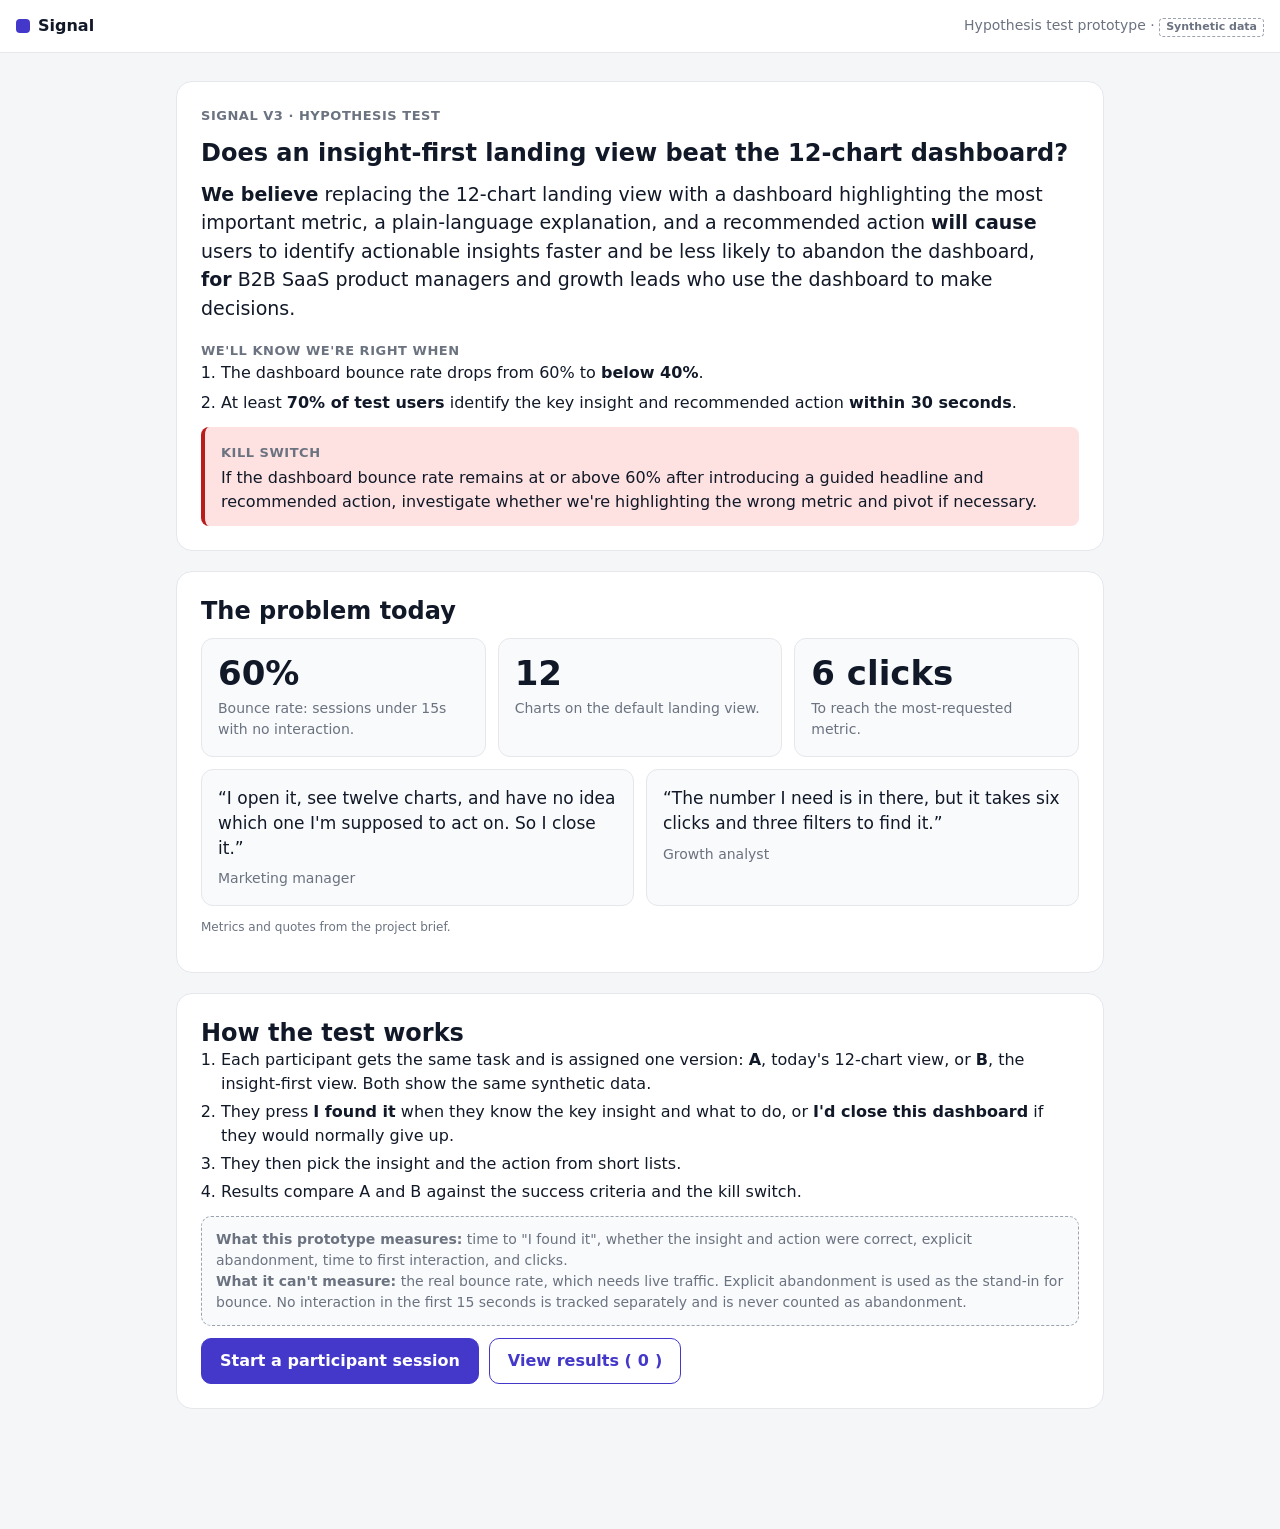
<file: 02-validation/index.html>
<!doctype html>
<!-- Signal V3: hypothesis-test prototype. Self-contained (HTML + embedded CSS and JavaScript). Synthetic dashboard data only. -->
<html lang="en">
<head>
  <meta charset="utf-8">
  <meta name="viewport" content="width=device-width, initial-scale=1">
  <title>Signal V3 · Hypothesis test</title>
  <style>
    :root {
      --bg: #f5f6f8;
      --surface: #ffffff;
      --surface-2: #f9fafb;
      --text: #111827;
      --muted: #6b7280;
      --border: #e5e7eb;
      --accent: #4338ca;
      --accent-soft: #eef0ff;
      --good: #15803d;
      --good-soft: #dcfce7;
      --caution: #b45309;
      --caution-soft: #fef3c7;
      --bad: #b91c1c;
      --bad-soft: #fee2e2;
    }

    * { box-sizing: border-box; }
    [hidden] { display: none !important; }

    body {
      margin: 0;
      background: var(--bg);
      color: var(--text);
      font: 16px/1.5 system-ui, -apple-system, "Segoe UI", Roboto, sans-serif;
    }
    h1, h2, h3 { margin: 0; line-height: 1.25; }
    h1:focus, h2:focus { outline: none; }
    button { font: inherit; }

    .topbar {
      display: flex;
      justify-content: space-between;
      align-items: center;
      flex-wrap: wrap;
      gap: 8px;
      padding: 14px 16px;
      background: var(--surface);
      border-bottom: 1px solid var(--border);
    }
    .brand { display: flex; align-items: center; gap: 8px; font-weight: 700; }
    .logo { width: 14px; height: 14px; border-radius: 4px; background: var(--accent); }
    .topbar-right { color: var(--muted); font-size: 14px; }
    .synthetic { display: inline-block; padding: 0 6px; border: 1px dashed #9ca3af; border-radius: 4px; font-size: 11px; font-weight: 600; color: var(--muted); white-space: nowrap; }

    main { max-width: 960px; margin: 0 auto; padding: 28px 16px 120px; }
    .screen { display: grid; gap: 20px; }

    .label { margin: 0; font-size: 13px; font-weight: 600; letter-spacing: 0.04em; text-transform: uppercase; color: var(--muted); }
    .card { background: var(--surface); border: 1px solid var(--border); border-radius: 16px; padding: 24px; }
    .card > * + * { margin-top: 12px; }
    .muted { color: var(--muted); }
    .small { font-size: 14px; }
    .source { font-size: 12px; color: var(--muted); }

    .btn { display: inline-flex; align-items: center; justify-content: center; gap: 6px; padding: 10px 18px; border-radius: 10px; border: 1px solid var(--accent); background: var(--accent); color: #fff; font-weight: 600; cursor: pointer; }
    .btn.secondary { background: var(--surface); color: var(--accent); }
    .btn.quiet { background: var(--surface); color: var(--muted); border-color: var(--border); }
    .btn.danger { background: var(--surface); color: var(--bad); border-color: #fca5a5; }
    .btn:disabled { opacity: 0.5; cursor: not-allowed; }
    .btn:focus-visible, .chart-card:focus-visible, .option input:focus-visible + span { outline: 3px solid var(--accent); outline-offset: 3px; }
    .actions { display: flex; flex-wrap: wrap; gap: 10px; }

    /* Health badges */
    .health { display: inline-flex; align-items: center; gap: 6px; padding: 2px 10px; border-radius: 999px; font-size: 13px; font-weight: 600; line-height: 1.6; white-space: nowrap; }
    .health .dot { width: 8px; height: 8px; border-radius: 50%; background: currentColor; }
    .health.good { color: var(--good); background: var(--good-soft); }
    .health.caution { color: var(--caution); background: var(--caution-soft); }
    .health.bad { color: var(--bad); background: var(--bad-soft); }

    /* Brief */
    .hypothesis { font-size: 19px; line-height: 1.5; max-width: 70ch; }
    .criteria { margin: 0; padding-left: 20px; }
    .criteria li + li { margin-top: 6px; }
    .kill { border-left: 4px solid var(--bad); background: var(--bad-soft); border-radius: 8px; padding: 12px 16px; }
    .kill p { margin: 4px 0 0; }
    .problem-stats { display: grid; grid-template-columns: repeat(3, minmax(0, 1fr)); gap: 12px; }
    .stat { background: var(--surface-2); border: 1px solid var(--border); border-radius: 12px; padding: 16px; }
    .stat-value { margin: 0; font-size: 34px; font-weight: 700; line-height: 1.1; }
    .stat-label { margin: 6px 0 0; font-size: 14px; color: var(--muted); }
    .quotes { display: grid; grid-template-columns: repeat(2, minmax(0, 1fr)); gap: 12px; }
    blockquote { margin: 0; background: var(--surface-2); border: 1px solid var(--border); border-radius: 12px; padding: 16px; }
    blockquote p { margin: 0; font-size: 17px; line-height: 1.45; }
    blockquote footer { margin-top: 8px; font-size: 14px; color: var(--muted); }
    .steps { margin: 0; padding-left: 20px; }
    .steps li + li { margin-top: 4px; }

    /* Start */
    .facilitator { background: var(--surface-2); border: 1px dashed #9ca3af; border-radius: 12px; padding: 14px 16px; font-size: 14px; }
    .facilitator select { font: inherit; padding: 4px 8px; border-radius: 6px; border: 1px solid var(--border); margin-left: 6px; }
    .task { font-size: 20px; font-weight: 600; line-height: 1.4; max-width: 60ch; }

    /* Test bar shown during a session */
    .testbar { position: fixed; left: 0; right: 0; bottom: 0; z-index: 10; background: var(--surface); border-top: 1px solid var(--border); box-shadow: 0 -4px 16px rgba(17, 24, 39, 0.06); padding: 12px 16px; }
    .testbar-inner { max-width: 960px; margin: 0 auto; display: flex; flex-wrap: wrap; align-items: center; justify-content: space-between; gap: 10px; }
    .testbar-task { font-size: 14px; color: var(--muted); }

    /* Version A: 12-chart view */
    .dash-head { display: flex; justify-content: space-between; align-items: baseline; flex-wrap: wrap; gap: 6px 16px; }
    .dash-head h1 { font-size: 22px; }
    .chart-grid { display: grid; grid-template-columns: repeat(4, minmax(0, 1fr)); gap: 12px; }
    .chart-card { display: block; width: 100%; text-align: left; background: var(--surface); border: 1px solid var(--border); border-radius: 12px; padding: 12px 14px; cursor: pointer; color: inherit; }
    .chart-card:hover { border-color: #c7d2fe; }
    .chart-name { display: block; font-size: 13px; color: var(--muted); }
    .chart-value { display: block; font-size: 20px; font-weight: 700; margin-top: 2px; }
    .chart-change { display: block; font-size: 12px; color: var(--muted); }
    .chart-card svg { display: block; width: 100%; height: 40px; margin-top: 8px; overflow: visible; }
    .chart-card polyline { fill: none; stroke: #6b7280; stroke-width: 1.5; stroke-linejoin: round; vector-effect: non-scaling-stroke; }

    dialog { width: min(560px, calc(100vw - 32px)); border: 1px solid var(--border); border-radius: 16px; padding: 24px; color: var(--text); }
    dialog::backdrop { background: rgba(17, 24, 39, 0.35); }
    .dialog-head { display: flex; justify-content: space-between; align-items: flex-start; gap: 12px; }
    .detail-chart { display: block; width: 100%; height: auto; margin-top: 12px; }
    .detail-chart text { font-family: inherit; font-size: 11px; fill: var(--muted); }
    .detail-chart .grid line { stroke: var(--border); }
    .detail-chart polyline { fill: none; stroke: #374151; stroke-width: 2; stroke-linejoin: round; }
    .detail-chart circle { fill: #374151; }
    table { width: 100%; border-collapse: collapse; font-size: 14px; }
    th, td { text-align: left; padding: 8px 10px; border-bottom: 1px solid var(--border); vertical-align: top; }
    th { font-size: 12px; text-transform: uppercase; letter-spacing: 0.04em; color: var(--muted); font-weight: 600; }
    tbody th { font-size: 14px; text-transform: none; letter-spacing: 0; color: var(--text); font-weight: 500; }

    /* Version B: insight-first view (Signal V2 pattern) */
    .insight { background: var(--surface); border: 1px solid var(--border); border-top: 5px solid var(--bad); border-radius: 16px; padding: 28px; display: grid; gap: 20px; }
    .metric-name { margin: 0; font-size: 18px; font-weight: 600; }
    .value-row { display: flex; align-items: baseline; gap: 8px 16px; flex-wrap: wrap; }
    .value { margin: 0; font-size: 72px; font-weight: 700; line-height: 1.05; letter-spacing: -0.02em; }
    .change { margin: 0; font-size: 22px; font-weight: 700; color: var(--bad); }
    .vs { font-size: 15px; font-weight: 400; color: var(--muted); }
    .value-row .health { align-self: center; }
    .takeaway { margin: 12px 0 0; font-size: 19px; line-height: 1.45; max-width: 52ch; }
    .trend-title { margin: 0 0 6px; font-size: 14px; font-weight: 600; color: var(--muted); }
    .trend-chart { display: block; width: 100%; max-width: 480px; height: auto; overflow: visible; }
    .trend-chart text { font-family: inherit; font-size: 11px; fill: var(--muted); }
    .trend-chart .zone-good { fill: var(--good-soft); opacity: 0.6; }
    .trend-chart .zone-caution { fill: var(--caution-soft); opacity: 0.8; }
    .trend-chart .zone-bad { fill: var(--bad-soft); opacity: 0.6; }
    .trend-chart .zone-labels text { font-size: 10.5px; font-weight: 600; }
    .trend-chart .zone-labels .good { fill: var(--good); }
    .trend-chart .zone-labels .caution { fill: var(--caution); }
    .trend-chart .zone-labels .bad { fill: var(--bad); }
    .trend-chart .grid line { stroke: #ffffff; stroke-opacity: 0.7; }
    .trend-chart .benchmark { stroke: #6b7280; stroke-width: 1.5; stroke-dasharray: 4 4; }
    .trend-chart .benchmark-label { font-weight: 600; }
    .trend-chart .trend-line { fill: none; stroke: #374151; stroke-width: 2; stroke-linejoin: round; stroke-linecap: round; }
    .trend-chart .points circle { fill: #374151; stroke: var(--surface); stroke-width: 2; }
    .trend-chart .points .now { fill: var(--bad); }
    .trend-chart .now-label { font-size: 12px; font-weight: 700; fill: var(--text); }
    .action { background: var(--accent-soft); border: 1px solid #c7d2fe; border-radius: 12px; padding: 18px 20px; }
    .action .label { color: var(--accent); }
    .action-text { margin: 6px 0 0; font-size: 20px; font-weight: 700; line-height: 1.35; }
    .plan { display: grid; grid-template-columns: max-content 1fr; gap: 6px 16px; margin: 14px 0 0; font-size: 15px; }
    .plan dt { font-weight: 700; color: var(--accent); }
    .plan dd { margin: 0; }
    .caveat { margin: 14px 0 0; padding-top: 12px; border-top: 1px solid #c7d2fe; font-size: 13px; color: var(--muted); font-style: italic; }
    .supporting { background: var(--surface); border: 1px solid var(--border); border-radius: 16px; padding: 20px; }
    .supporting-head { display: flex; justify-content: space-between; align-items: baseline; flex-wrap: wrap; gap: 4px 16px; padding-bottom: 14px; border-bottom: 1px solid var(--border); }
    .supporting-title { font-size: 17px; font-weight: 700; }
    .supporting-sub { margin: 0; font-size: 14px; color: var(--muted); }
    .tiles { display: grid; grid-template-columns: repeat(4, minmax(0, 1fr)); gap: 12px; margin-top: 16px; }
    .tile { background: var(--surface-2); border: 1px solid var(--border); border-radius: 12px; padding: 14px 16px; }
    .tile p { margin: 0; }
    .tile-name { font-size: 14px; color: var(--muted); }
    .tile-head { display: flex; align-items: center; flex-wrap: wrap; gap: 4px 8px; margin-top: 2px; }
    .tile-head .health { font-size: 12px; padding: 1px 8px; }
    .tile-value { font-size: 22px; font-weight: 700; }
    .tile-change { font-size: 13px; color: var(--muted); }
    .spark { display: block; width: 100%; height: 28px; margin-top: 10px; overflow: visible; }
    .spark polyline { fill: none; stroke: #9ca3af; stroke-width: 1.5; stroke-linejoin: round; vector-effect: non-scaling-stroke; }
    .spark .spark-threshold { stroke: var(--caution); stroke-width: 1.25; stroke-dasharray: 4 3; vector-effect: non-scaling-stroke; }

    /* Answer check */
    fieldset { margin: 0; padding: 0; border: 0; }
    legend { font-size: 18px; font-weight: 700; margin-bottom: 10px; }
    .option { display: block; margin-top: 8px; cursor: pointer; }
    .option input { position: absolute; opacity: 0; }
    .option span { display: block; padding: 12px 14px; border: 1px solid var(--border); border-radius: 10px; background: var(--surface); }
    .option input:checked + span { border-color: var(--accent); background: var(--accent-soft); font-weight: 600; }

    /* Results */
    .result-grid { display: grid; grid-template-columns: repeat(2, minmax(0, 1fr)); gap: 12px; }
    .verdict { border-radius: 12px; padding: 14px 16px; border: 1px solid var(--border); background: var(--surface-2); }
    .verdict p { margin: 4px 0 0; font-size: 14px; }
    .verdict.pass { border-color: #86efac; background: var(--good-soft); }
    .verdict.fail { border-color: #fca5a5; background: var(--bad-soft); }
    .notice { border: 1px dashed #9ca3af; border-radius: 10px; padding: 12px 14px; font-size: 14px; color: var(--muted); background: var(--surface-2); }
    .table-wrap { overflow-x: auto; }

    @media (max-width: 760px) {
      .chart-grid, .tiles { grid-template-columns: repeat(2, minmax(0, 1fr)); }
      .problem-stats { grid-template-columns: 1fr; }
      .quotes, .result-grid { grid-template-columns: 1fr; }
    }
    @media (max-width: 480px) {
      main { padding-top: 20px; }
      .card, .insight { padding: 20px; }
      .supporting { padding: 16px; }
      .value { font-size: 56px; }
      .plan { grid-template-columns: 1fr; gap: 0; }
      .plan dd { margin-bottom: 8px; }
      .testbar-inner .btn { flex: 1 1 auto; }
    }
  </style>
</head>
<body>
  <header class="topbar">
    <span class="brand"><span class="logo" aria-hidden="true"></span>Signal</span>
    <span class="topbar-right" id="topbar-right"></span>
  </header>

  <main>
    <!-- 1. Test brief (facilitator and stakeholders) -->
    <section class="screen" id="screen-brief" aria-labelledby="brief-title">
      <div class="card">
        <p class="label">Signal V3 · Hypothesis test</p>
        <h1 id="brief-title" tabindex="-1">Does an insight-first landing view beat the 12-chart dashboard?</h1>
        <p class="hypothesis"><strong>We believe</strong> replacing the 12-chart landing view with a dashboard highlighting the most important metric, a plain-language explanation, and a recommended action <strong>will cause</strong> users to identify actionable insights faster and be less likely to abandon the dashboard, <strong>for</strong> B2B SaaS product managers and growth leads who use the dashboard to make decisions.</p>
        <div>
          <p class="label">We'll know we're right when</p>
          <ol class="criteria">
            <li>The dashboard bounce rate drops from 60% to <strong>below 40%</strong>.</li>
            <li>At least <strong>70% of test users</strong> identify the key insight and recommended action <strong>within 30 seconds</strong>.</li>
          </ol>
        </div>
        <div class="kill">
          <p class="label">Kill switch</p>
          <p>If the dashboard bounce rate remains at or above 60% after introducing a guided headline and recommended action, investigate whether we're highlighting the wrong metric and pivot if necessary.</p>
        </div>
      </div>

      <div class="card">
        <h2>The problem today</h2>
        <div class="problem-stats">
          <div class="stat"><p class="stat-value">60%</p><p class="stat-label">Bounce rate: sessions under 15s with no interaction.</p></div>
          <div class="stat"><p class="stat-value">12</p><p class="stat-label">Charts on the default landing view.</p></div>
          <div class="stat"><p class="stat-value">6 clicks</p><p class="stat-label">To reach the most-requested metric.</p></div>
        </div>
        <div class="quotes">
          <blockquote>
            <p>“I open it, see twelve charts, and have no idea which one I'm supposed to act on. So I close it.”</p>
            <footer>Marketing manager</footer>
          </blockquote>
          <blockquote>
            <p>“The number I need is in there, but it takes six clicks and three filters to find it.”</p>
            <footer>Growth analyst</footer>
          </blockquote>
        </div>
        <p class="source">Metrics and quotes from the project brief.</p>
      </div>

      <div class="card">
        <h2>How the test works</h2>
        <ol class="steps">
          <li>Each participant gets the same task and is assigned one version: <strong>A</strong>, today's 12-chart view, or <strong>B</strong>, the insight-first view. Both show the same synthetic data.</li>
          <li>They press <strong>I found it</strong> when they know the key insight and what to do, or <strong>I'd close this dashboard</strong> if they would normally give up.</li>
          <li>They then pick the insight and the action from short lists.</li>
          <li>Results compare A and B against the success criteria and the kill switch.</li>
        </ol>
        <div class="notice">
          <strong>What this prototype measures:</strong> time to "I found it", whether the insight and action were correct, explicit abandonment, time to first interaction, and clicks.
          <br><strong>What it can't measure:</strong> the real bounce rate, which needs live traffic. Explicit abandonment is used as the stand-in for bounce. No interaction in the first 15 seconds is tracked separately and is never counted as abandonment.
        </div>
        <div class="actions">
          <button type="button" class="btn" data-go="start">Start a participant session</button>
          <button type="button" class="btn secondary" data-go="results">View results (<span id="brief-count">0</span>)</button>
        </div>
      </div>
    </section>

    <!-- 2. Participant start -->
    <section class="screen" id="screen-start" aria-labelledby="start-title" hidden>
      <div class="facilitator">
        <strong>Facilitator:</strong> set the version, then hand the device to the participant.
        <label>Version <select id="assign">
          <option value="balanced">Balanced (fewer sessions first)</option>
          <option value="A">A · Current 12-chart view</option>
          <option value="B">B · Insight-first view</option>
        </select></label>
      </div>
      <div class="card">
        <p class="label">Your task</p>
        <h1 id="start-title" tabindex="-1" class="task">You're a growth lead doing your Monday metrics review. Find the most important thing happening this week, and what you should do about it.</h1>
        <p class="muted">When you know, press <strong>I found it</strong>. If you'd normally give up and close the dashboard, press <strong>I'd close this dashboard</strong>. There are no wrong ways to explore.</p>
        <div class="actions">
          <button type="button" class="btn" id="start-btn">Start</button>
          <button type="button" class="btn quiet" data-go="brief">Back to brief</button>
        </div>
      </div>
    </section>

    <!-- 3. Version A: current 12-chart landing view -->
    <section class="screen" id="screen-a" aria-labelledby="a-title" hidden>
      <div class="dash-head">
        <h1 id="a-title" tabindex="-1">Analytics overview</h1>
        <span class="muted small">Last 8 weeks · All plans</span>
      </div>
      <div class="chart-grid" id="chart-grid"></div>
    </section>

    <!-- 4. Version B: insight-first view -->
    <section class="screen" id="screen-b" aria-labelledby="b-label" hidden>
      <section class="insight" aria-labelledby="b-label">
        <p class="label" id="b-label" tabindex="-1">Most important insight this week</p>
        <div>
          <p class="metric-name">Account churn rate</p>
          <div class="value-row">
            <p class="value">4.4%</p>
            <p class="change"><span aria-hidden="true">▲</span> +38% <span class="vs">vs typical week (3.2%)</span></p>
            <span class="health bad"><span class="dot" aria-hidden="true"></span>Needs attention</span>
          </div>
          <p class="takeaway">More accounts are cancelling than usual, and almost all of the increase is coming from Starter-plan customers.</p>
        </div>
        <figure style="margin:0">
          <figcaption class="trend-title">Weekly churn rate, last 5 weeks</figcaption>
          <svg class="trend-chart" viewBox="0 0 340 186" role="img" aria-label="Weekly churn: Sep 28 3.1%, Oct 5 3.3%, Oct 12 3.2%, Oct 19 3.2%, all Healthy. Oct 26, this week, 4.4%, Needs attention. Typical week 3.2%.">
            <g class="zones">
              <rect class="zone-bad" x="34" y="24" width="296" height="50.4"/>
              <rect class="zone-caution" x="34" y="74.4" width="296" height="25.2"/>
              <rect class="zone-good" x="34" y="99.6" width="296" height="50.4"/>
            </g>
            <g class="zone-labels">
              <text class="bad" x="38" y="35">Needs attention (above 4.0%)</text>
              <text class="caution" x="38" y="90.5">Caution (3.5–4.0%)</text>
              <text class="good" x="38" y="146">Healthy (below 3.5%)</text>
            </g>
            <g class="grid">
              <line x1="34" x2="330" y1="124.8" y2="124.8"/>
              <line x1="34" x2="330" y1="74.4" y2="74.4"/>
              <line x1="34" x2="330" y1="24" y2="24"/>
            </g>
            <g>
              <text x="28" y="128.8" text-anchor="end">3%</text>
              <text x="28" y="78.4" text-anchor="end">4%</text>
              <text x="28" y="28" text-anchor="end">5%</text>
              <text x="48" y="174" text-anchor="middle">Sep 28</text>
              <text x="112" y="174" text-anchor="middle">Oct 5</text>
              <text x="176" y="174" text-anchor="middle">Oct 12</text>
              <text x="240" y="174" text-anchor="middle">Oct 19</text>
              <text x="304" y="174" text-anchor="middle">Oct 26</text>
            </g>
            <line class="benchmark" x1="34" x2="330" y1="114.72" y2="114.72"/>
            <text class="benchmark-label" x="330" y="140" text-anchor="end">Typical week: 3.2%</text>
            <polyline class="trend-line" points="48,119.76 112,109.68 176,114.72 240,114.72 304,54.24"/>
            <g class="points">
              <circle cx="48" cy="119.76" r="4"/>
              <circle cx="112" cy="109.68" r="4"/>
              <circle cx="176" cy="114.72" r="4"/>
              <circle cx="240" cy="114.72" r="4"/>
              <circle class="now" cx="304" cy="54.24" r="6"/>
            </g>
            <text class="now-label" x="292" y="50" text-anchor="end">4.4% this week</text>
          </svg>
        </figure>
        <div class="action">
          <p class="label">Recommended next action</p>
          <p class="action-text">Reach out to at-risk Starter-plan accounts this week.</p>
          <dl class="plan">
            <dt>Who</dt><dd>Customer Success lead and account managers</dd>
            <dt>What</dt><dd>Identify Starter-plan accounts showing cancellation risk and prioritize outreach</dd>
            <dt>When</dt><dd>Begin outreach this week</dd>
            <dt>Why</dt><dd>The increase in churn is concentrated among Starter-plan customers</dd>
            <dt>Measure</dt><dd>Track accounts contacted, responses, and cancellations that follow</dd>
          </dl>
          <p class="caveat">Outreach hasn't been shown to reduce churn here. Treat this as a test and judge it by the measures above.</p>
        </div>
      </section>
      <section class="supporting" aria-labelledby="b-support">
        <div class="supporting-head">
          <h2 class="supporting-title" id="b-support">Supporting metrics</h2>
          <p class="supporting-sub">No unusual changes this week. All 4 are <span class="health good"><span class="dot" aria-hidden="true"></span>Healthy</span></p>
        </div>
        <div class="tiles" id="b-tiles"></div>
      </section>
    </section>

    <!-- 5a. Answer check -->
    <section class="screen" id="screen-answer" aria-labelledby="answer-title" hidden>
      <div class="card">
        <h1 id="answer-title" tabindex="-1">Two quick questions</h1>
        <p class="muted">Pick the answer closest to what you found.</p>
        <fieldset>
          <legend>1. What's the most important thing happening this week?</legend>
          <label class="option"><input type="radio" name="q1" value="signups"><span>Sign-ups dropped sharply</span></label>
          <label class="option"><input type="radio" name="q1" value="churn"><span>Account churn is up, mostly among Starter-plan customers</span></label>
          <label class="option"><input type="radio" name="q1" value="bookings"><span>New bookings fell below target</span></label>
          <label class="option"><input type="radio" name="q1" value="tickets"><span>Support tickets spiked</span></label>
        </fieldset>
        <fieldset>
          <legend>2. What should the team do next?</legend>
          <label class="option"><input type="radio" name="q2" value="ads"><span>Increase ad spend to bring in more sign-ups</span></label>
          <label class="option"><input type="radio" name="q2" value="price"><span>Raise Starter-plan prices</span></label>
          <label class="option"><input type="radio" name="q2" value="outreach"><span>Have Customer Success reach out to at-risk Starter-plan accounts</span></label>
          <label class="option"><input type="radio" name="q2" value="nothing"><span>Nothing, everything is normal</span></label>
        </fieldset>
        <div class="actions">
          <button type="button" class="btn" id="answer-btn" disabled>Submit</button>
        </div>
      </div>
    </section>

    <!-- 5b. Thanks -->
    <section class="screen" id="screen-thanks" aria-labelledby="thanks-title" hidden>
      <div class="card">
        <h1 id="thanks-title" tabindex="-1">Thanks, that's it.</h1>
        <p class="muted">Please hand the device back to the facilitator.</p>
        <div class="actions">
          <button type="button" class="btn" data-go="start">Next participant</button>
          <button type="button" class="btn quiet" data-go="brief">Facilitator: back to brief</button>
        </div>
      </div>
    </section>

    <!-- 6. Results -->
    <section class="screen" id="screen-results" aria-labelledby="results-title" hidden>
      <div class="card">
        <p class="label">Signal V3 · Results</p>
        <h1 id="results-title" tabindex="-1">Results so far</h1>
        <div class="notice">Results from moderated sessions recorded in this browser on this device. Dashboard data is synthetic. Explicit abandonment is a stand-in for bounce rate, not the real production bounce rate. With fewer than 5 sessions per version, treat results as directional only.</div>
        <div id="results-body"></div>
        <div class="actions">
          <button type="button" class="btn" data-go="start">Start a participant session</button>
          <button type="button" class="btn secondary" id="export-btn">Export CSV</button>
          <button type="button" class="btn quiet" data-go="brief">Back to brief</button>
          <button type="button" class="btn danger" id="clear-btn">Clear all results</button>
        </div>
      </div>
    </section>
  </main>

  <div class="testbar" id="testbar" hidden>
    <div class="testbar-inner">
      <span class="testbar-task">Find the most important thing this week, and what to do about it.</span>
      <div class="actions">
        <button type="button" class="btn quiet" id="abandon-btn">I'd close this dashboard</button>
        <button type="button" class="btn" id="found-btn">I found it</button>
      </div>
    </div>
  </div>

  <dialog id="detail" aria-labelledby="detail-title">
    <div class="dialog-head">
      <div>
        <p class="label">Metric detail</p>
        <h2 id="detail-title"></h2>
        <p class="muted small" id="detail-sub"></p>
      </div>
      <button type="button" class="btn quiet" id="detail-close">Close</button>
    </div>
    <svg class="detail-chart" id="detail-chart" viewBox="0 0 340 170" role="img"></svg>
    <div class="actions" style="margin-top:12px">
      <button type="button" class="btn secondary" id="breakdown-btn">Break down by plan</button>
    </div>
    <div id="breakdown" hidden></div>
  </dialog>

  <script>
    (function () {
      // ---------- SYNTHETIC dashboard data (not real). 8 weeks, week of Sep 7 to week of Oct 26, 2026. ----------
      var WEEKS = ['Sep 7', 'Sep 14', 'Sep 21', 'Sep 28', 'Oct 5', 'Oct 12', 'Oct 19', 'Oct 26'];
      var PLANS = ['Starter', 'Pro', 'Enterprise'];
      // type: int (count), usd, usdk (thousands of dollars), rate (percent, change in points), score
      var METRICS = [
        { name: 'Sessions', type: 'int', v: [47100, 48900, 46800, 49300, 47900, 48600, 47700, 48210] },
        { name: 'Page views', type: 'int', v: [191000, 198200, 189500, 200100, 193800, 197300, 195000, 196400] },
        { name: 'Sign-ups', type: 'int', v: [2870, 2955, 2890, 2880, 2941, 2905, 2924, 2912] },
        { name: 'Trial starts', type: 'int', v: [1150, 1210, 1170, 1195, 1160, 1205, 1172, 1184] },
        { name: 'Activation rate', type: 'rate', v: [41.6, 42.3, 41.9, 41.8, 42.2, 41.9, 42.0, 42.1] },
        { name: 'Trial-to-paid', type: 'rate', v: [14.1, 13.8, 14.3, 14.2, 13.9, 14.1, 14.1, 14.0] },
        { name: 'MRR', type: 'usdk', v: [1391, 1398, 1402, 1408, 1411, 1416, 1419, 1421] },
        { name: 'New bookings', type: 'usd', v: [109800, 111900, 108400, 108900, 112400, 109700, 110000, 111200] },
        { name: 'Account churn rate', type: 'rate', v: [3.2, 3.0, 3.3, 3.1, 3.3, 3.2, 3.2, 4.4],
          plans: [[7.6, 5.0], [2.3, 2.2], [0.8, 0.8]] },
        { name: 'Net revenue retention', type: 'rate', v: [104.2, 104.0, 104.5, 104.1, 104.3, 104.4, 104.2, 103.9] },
        { name: 'NPS', type: 'score', v: [37, 39, 38, 36, 38, 39, 37, 38] },
        { name: 'Support tickets', type: 'int', v: [598, 640, 605, 622, 590, 615, 601, 612] }
      ];
      // Supporting metrics for version B (same synthetic values as Signal V2)
      var TILES = [
        { name: 'Sign-ups', value: '2,912', change: '−0.4% · normal range', v: [2880, 2941, 2905, 2924, 2912], threshold: 2800, rule: 'Caution below 2,800' },
        { name: 'Activation rate', value: '42.1%', change: '+0.3% · normal range', v: [41.8, 42.2, 41.9, 41.97, 42.1], threshold: 40, rule: 'Caution below 40.0%' },
        { name: 'Trial-to-paid', value: '14.0%', change: '−0.6% · normal range', v: [14.2, 13.9, 14.1, 14.085, 14.0], threshold: 13, rule: 'Caution below 13.0%' },
        { name: 'New bookings', value: '$111,200', change: '+1.1% · normal range', v: [108900, 112400, 109700, 110000, 111200], threshold: 100000, rule: 'Caution below $100,000' }
      ];

      // ---------- Formatting ----------
      function fmt(m, x) {
        if (m.type === 'int') return Math.round(x).toLocaleString('en-US');
        if (m.type === 'usd') return '$' + Math.round(x).toLocaleString('en-US');
        if (m.type === 'usdk') return '$' + (x / 1000).toFixed(2) + 'M';
        if (m.type === 'rate') return x.toFixed(1) + '%';
        return String(Math.round(x));
      }
      function sign(x, digits) {
        var s = Math.abs(x).toFixed(digits);
        if (Number(s) === 0) return s;
        return (x < 0 ? '−' : '+') + s;
      }
      function changeText(m, now, before) {
        if (m.type === 'rate') return sign(now - before, 1) + ' pts';
        if (m.type === 'score') return sign(now - before, 0) + ' pts';
        return sign((now - before) / before * 100, 1) + '%';
      }
      function avg(a) { return a.reduce(function (s, x) { return s + x; }, 0) / a.length; }
      function median(a) {
        if (!a.length) return null;
        var s = a.slice().sort(function (x, y) { return x - y; }), mid = Math.floor(s.length / 2);
        return s.length % 2 ? s[mid] : (s[mid - 1] + s[mid]) / 2;
      }
      function esc(s) { return String(s).replace(/[&<>"]/g, function (c) { return { '&': '&amp;', '<': '&lt;', '>': '&gt;', '"': '&quot;' }[c]; }); }

      // ---------- Charts ----------
      function sparkMinMax(values) {
        var lo = Math.min.apply(null, values), hi = Math.max.apply(null, values), pad = (hi - lo) * 0.1 || 1;
        lo -= pad; hi += pad;
        var pts = values.map(function (v, i) {
          return (i * 100 / (values.length - 1)).toFixed(2) + ',' + (40 - (v - lo) / (hi - lo) * 40).toFixed(2);
        }).join(' ');
        return '<svg viewBox="0 0 100 40" preserveAspectRatio="none" aria-hidden="true"><polyline points="' + pts + '"/></svg>';
      }
      // Fixed ±12% band around the 5-week average, same as Signal V2
      function sparkBand(t) {
        var mean = avg(t.v), half = mean * 0.12;
        function y(v) { return (14 - (v - mean) / half * 12).toFixed(2); }
        var pts = t.v.map(function (v, i) { return (2 + i * 24) + ',' + y(v); }).join(' ');
        return '<svg class="spark" viewBox="0 0 100 28" preserveAspectRatio="none" role="img" aria-label="' + esc(t.name) +
          ', last 5 weeks, Healthy. ' + esc(t.rule) + '."><line class="spark-threshold" x1="0" x2="100" y1="' + y(t.threshold) +
          '" y2="' + y(t.threshold) + '"/><polyline points="' + pts + '"/></svg>';
      }
      function detailChart(m) {
        var v = m.v, lo = Math.min.apply(null, v), hi = Math.max.apply(null, v), pad = (hi - lo) * 0.15 || 1;
        lo -= pad; hi += pad;
        function x(i) { return 44 + i * (286 / (v.length - 1)); }
        function y(val) { return 130 - (val - lo) / (hi - lo) * 110; }
        var s = '<g class="grid"><line x1="40" x2="330" y1="20" y2="20"/><line x1="40" x2="330" y1="130" y2="130"/></g>' +
          '<text x="36" y="24" text-anchor="end">' + esc(fmt(m, hi)) + '</text>' +
          '<text x="36" y="134" text-anchor="end">' + esc(fmt(m, lo)) + '</text>';
        WEEKS.forEach(function (w, i) {
          if (i % 2 === 1) s += '<text x="' + x(i) + '" y="156" text-anchor="' + (i === WEEKS.length - 1 ? 'end' : 'middle') + '">' + w + '</text>';
        });
        s += '<polyline points="' + v.map(function (val, i) { return x(i) + ',' + y(val); }).join(' ') + '"/>';
        v.forEach(function (val, i) { s += '<circle cx="' + x(i) + '" cy="' + y(val) + '" r="3"/>'; });
        return s;
      }

      // ---------- Version A: render the 12-chart grid ----------
      var grid = document.getElementById('chart-grid');
      grid.innerHTML = METRICS.map(function (m, i) {
        var now = m.v[m.v.length - 1], before = m.v[m.v.length - 2];
        return '<button type="button" class="chart-card" data-metric="' + i + '">' +
          '<span class="chart-name">' + esc(m.name) + '</span>' +
          '<span class="chart-value">' + esc(fmt(m, now)) + '</span>' +
          '<span class="chart-change">' + esc(changeText(m, now, before)) + ' vs last week</span>' +
          sparkMinMax(m.v) + '</button>';
      }).join('');

      var dialog = document.getElementById('detail');
      var breakdown = document.getElementById('breakdown');
      var breakdownBtn = document.getElementById('breakdown-btn');
      var openMetric = null;

      grid.addEventListener('click', function (evt) {
        var card = evt.target.closest('.chart-card');
        if (!card) return;
        var m = METRICS[Number(card.dataset.metric)];
        openMetric = m;
        var now = m.v[m.v.length - 1], typical = avg(m.v.slice(3, 7));
        document.getElementById('detail-title').textContent = m.name;
        document.getElementById('detail-sub').textContent = 'This week: ' + fmt(m, now) + ' · ' + changeText(m, now, typical) + ' vs typical week (average of prior 4 weeks)';
        var chart = document.getElementById('detail-chart');
        chart.setAttribute('aria-label', m.name + ', last 8 weeks: ' + m.v.map(function (val, i) { return WEEKS[i] + ' ' + fmt(m, val); }).join(', '));
        chart.innerHTML = detailChart(m);
        breakdown.hidden = true;
        breakdownBtn.hidden = false;
        dialog.showModal();
      });

      breakdownBtn.addEventListener('click', function () {
        var m = openMetric, rows;
        var now = m.v[m.v.length - 1], typical = avg(m.v.slice(3, 7));
        if (m.plans) {
          rows = m.plans.map(function (p, i) {
            return [PLANS[i], fmt(m, p[0]), changeText(m, p[0], p[1]) + ' (typical ' + fmt(m, p[1]) + ')'];
          });
        } else {
          var shares = [0.52, 0.33, 0.15], rateOffsets = [-0.04, 0.02, 0.06], nudges = [-0.2, 0.1, 0.1];
          rows = PLANS.map(function (plan, i) {
            var val = m.type === 'rate' || m.type === 'score' ? now * (1 + rateOffsets[i]) : now * shares[i];
            var base = m.type === 'rate' || m.type === 'score' ? typical * (1 + rateOffsets[i]) : typical * shares[i];
            var change = m.type === 'rate' || m.type === 'score'
              ? changeText(m, val + nudges[i], base)
              : sign((now - typical) / typical * 100 + nudges[i], 1) + '%';
            return [plan, fmt(m, val), change];
          });
        }
        breakdown.innerHTML = '<table><thead><tr><th>Plan</th><th>This week</th><th>vs typical week</th></tr></thead><tbody>' +
          rows.map(function (r) { return '<tr><td>' + esc(r[0]) + '</td><td>' + esc(r[1]) + '</td><td>' + esc(r[2]) + '</td></tr>'; }).join('') +
          '</tbody></table>';
        breakdown.hidden = false;
        breakdownBtn.hidden = true;
      });
      document.getElementById('detail-close').addEventListener('click', function () { dialog.close(); });

      // ---------- Version B: supporting tiles ----------
      document.getElementById('b-tiles').innerHTML = TILES.map(function (t) {
        return '<div class="tile"><p class="tile-name">' + esc(t.name) + '</p>' +
          '<div class="tile-head"><p class="tile-value">' + esc(t.value) + '</p>' +
          '<span class="health good"><span class="dot" aria-hidden="true"></span>Healthy</span></div>' +
          '<p class="tile-change">' + esc(t.change) + '</p>' + sparkBand(t) + '</div>';
      }).join('');

      // ---------- Session storage (this browser only) ----------
      var STORE = 'signal-v3-sessions';
      var memory = [];
      function loadSessions() {
        try { var raw = localStorage.getItem(STORE); return raw ? JSON.parse(raw) : memory; } catch (e) { return memory; }
      }
      function saveSessions(list) {
        memory = list;
        try { localStorage.setItem(STORE, JSON.stringify(list)); } catch (e) { /* keep in memory only */ }
      }

      // ---------- Navigation ----------
      var screens = ['brief', 'start', 'a', 'b', 'answer', 'thanks', 'results'];
      var topRight = document.getElementById('topbar-right');
      var testbar = document.getElementById('testbar');
      var current = null;

      function show(name) {
        screens.forEach(function (s) { document.getElementById('screen-' + s).hidden = s !== name; });
        var inSession = name === 'a' || name === 'b';
        testbar.hidden = !inSession;
        topRight.innerHTML = (name === 'brief' || name === 'results')
          ? 'Hypothesis test prototype · <span class="synthetic">Synthetic data</span>'
          : 'Week of Oct 26 – Nov 1, 2026 · <span class="synthetic">Synthetic demo data</span>';
        if (name === 'brief') document.getElementById('brief-count').textContent = loadSessions().length;
        if (name === 'results') renderResults();
        window.scrollTo(0, 0);
        var heading = document.querySelector('#screen-' + name + ' [tabindex="-1"]');
        if (heading) heading.focus({ preventScroll: true });
      }

      document.addEventListener('click', function (evt) {
        var go = evt.target.closest('[data-go]');
        if (go) show(go.dataset.go);
      });

      // ---------- Running a session ----------
      function pickVariant() {
        var choice = document.getElementById('assign').value;
        if (choice === 'A' || choice === 'B') return choice;
        var list = loadSessions();
        var a = list.filter(function (s) { return s.variant === 'A'; }).length;
        var b = list.length - a;
        if (a !== b) return a < b ? 'A' : 'B';
        return Math.random() < 0.5 ? 'A' : 'B';
      }

      document.getElementById('start-btn').addEventListener('click', function () {
        var variant = pickVariant();
        current = { variant: variant, startedAt: new Date().toISOString(), t0: performance.now(), firstInteractionMs: null, clicks: 0 };
        if (dialog.open) dialog.close();
        show(variant === 'A' ? 'a' : 'b');
      });

      function onInteraction(evt) {
        if (!current || current.outcome) return;
        if (current.firstInteractionMs === null) current.firstInteractionMs = Math.round(performance.now() - current.t0);
        if (evt.type === 'pointerdown' && !testbar.contains(evt.target)) current.clicks += 1;
      }
      document.addEventListener('pointerdown', onInteraction, true);
      document.addEventListener('keydown', onInteraction, true);

      function finish(extra) {
        var s = current;
        Object.keys(extra).forEach(function (k) { s[k] = extra[k]; });
        s.noInteraction15s = s.firstInteractionMs === null || s.firstInteractionMs > 15000;
        delete s.t0;
        var list = loadSessions().slice();
        s.id = list.length + 1;
        list.push(s);
        saveSessions(list);
        current = null;
      }

      document.getElementById('found-btn').addEventListener('click', function () {
        if (!current) return;
        current.outcome = 'found';
        current.msToOutcome = Math.round(performance.now() - current.t0);
        if (dialog.open) dialog.close();
        document.querySelectorAll('#screen-answer input').forEach(function (i) { i.checked = false; });
        answerBtn.disabled = true;
        show('answer');
      });

      document.getElementById('abandon-btn').addEventListener('click', function () {
        if (!current) return;
        if (dialog.open) dialog.close();
        current.outcome = 'abandoned';
        finish({ msToOutcome: Math.round(performance.now() - current.t0), q1: '', q2: '', correct: false });
        show('thanks');
      });

      var answerBtn = document.getElementById('answer-btn');
      document.getElementById('screen-answer').addEventListener('change', function () {
        answerBtn.disabled = !(document.querySelector('input[name="q1"]:checked') && document.querySelector('input[name="q2"]:checked'));
      });
      answerBtn.addEventListener('click', function () {
        if (!current) return;
        var q1 = document.querySelector('input[name="q1"]:checked').value;
        var q2 = document.querySelector('input[name="q2"]:checked').value;
        finish({ q1: q1, q2: q2, correct: q1 === 'churn' && q2 === 'outreach' });
        show('thanks');
      });

      // ---------- Results ----------
      function pct(n, d) { return d ? Math.round(n / d * 100) + '%' : '—'; }
      function secs(ms) { return ms === null ? '—' : (ms / 1000).toFixed(1) + 's'; }

      function stats(list) {
        var found = list.filter(function (s) { return s.outcome === 'found'; });
        return {
          n: list.length,
          win30: list.filter(function (s) { return s.outcome === 'found' && s.correct && s.msToOutcome <= 30000; }).length,
          correct: list.filter(function (s) { return s.correct; }).length,
          abandoned: list.filter(function (s) { return s.outcome === 'abandoned'; }).length,
          quiet15: list.filter(function (s) { return s.noInteraction15s; }).length,
          medianMs: median(found.map(function (s) { return s.msToOutcome; })),
          medianClicks: median(found.map(function (s) { return s.clicks; }))
        };
      }

      function renderResults() {
        var list = loadSessions();
        var body = document.getElementById('results-body');
        if (!list.length) {
          body.innerHTML = '<p class="muted">No sessions recorded yet. Results appear here after real participants complete the test.</p>';
          return;
        }
        var A = stats(list.filter(function (s) { return s.variant === 'A'; }));
        var B = stats(list.filter(function (s) { return s.variant === 'B'; }));
        function row(label, a, b) { return '<tr><th scope="row">' + label + '</th><td>' + a + '</td><td>' + b + '</td></tr>'; }
        var html = '<div class="table-wrap"><table><thead><tr><th>Measure</th><th>A · 12-chart view</th><th>B · Insight-first</th></tr></thead><tbody>' +
          row('Sessions', A.n, B.n) +
          row('Found insight + action within 30s (target ≥ 70%)', pct(A.win30, A.n), pct(B.win30, B.n)) +
          row('Answered both questions correctly (any time)', pct(A.correct, A.n), pct(B.correct, B.n)) +
          row('Median time to "I found it"', secs(A.medianMs), secs(B.medianMs)) +
          row('Explicitly abandoned: bounce stand-in (target &lt; 40%)', pct(A.abandoned, A.n), pct(B.abandoned, B.n)) +
          row('No interaction in first 15s (tracked separately, not abandonment)', pct(A.quiet15, A.n), pct(B.quiet15, B.n)) +
          row('Median clicks before "I found it"', A.medianClicks === null ? '—' : A.medianClicks, B.medianClicks === null ? '—' : B.medianClicks) +
          '</tbody></table></div>';

        if (B.n) {
          var winRate = B.win30 / B.n, abandonRate = B.abandoned / B.n;
          html += '<div class="result-grid" style="margin-top:16px">' +
            verdict(winRate >= 0.7, '70% find the insight and action within 30s', 'Version B: ' + pct(B.win30, B.n) + ' of ' + B.n + ' sessions.') +
            verdict(abandonRate < 0.4, 'Bounce below 40% (stand-in: explicit abandonment)', 'Version B: ' + pct(B.abandoned, B.n) + ' abandoned.') +
            '</div>';
          html += abandonRate >= 0.6
            ? '<div class="kill" style="margin-top:12px"><p class="label">Kill switch triggered</p><p>Version B abandonment is ' + pct(B.abandoned, B.n) + ', at or above 60%. Investigate whether we\'re highlighting the wrong metric and pivot if necessary.</p></div>'
            : '<p class="small muted" style="margin-top:12px">Kill switch not triggered: version B abandonment (' + pct(B.abandoned, B.n) + ') is below 60%.</p>';
        } else {
          html += '<p class="small muted" style="margin-top:12px">No version B sessions yet, so the success criteria and kill switch can\'t be checked.</p>';
        }

        html += '<h2 style="margin-top:20px;font-size:17px">Session log</h2><div class="table-wrap"><table><thead><tr><th>#</th><th>Version</th><th>Outcome</th><th>Time</th><th>Correct</th><th>First interaction</th><th>Clicks</th></tr></thead><tbody>' +
          list.map(function (s) {
            return '<tr><td>' + s.id + '</td><td>' + s.variant + '</td><td>' + (s.outcome === 'found' ? 'Found it' : 'Abandoned') + '</td><td>' +
              secs(s.msToOutcome) + '</td><td>' + (s.outcome === 'found' ? (s.correct ? 'Yes' : 'No') : '—') + '</td><td>' +
              (s.firstInteractionMs === null ? 'None' : secs(s.firstInteractionMs)) + '</td><td>' + s.clicks + '</td></tr>';
          }).join('') + '</tbody></table></div>';
        body.innerHTML = html;
      }

      function verdict(ok, title, detail) {
        return '<div class="verdict ' + (ok ? 'pass' : 'fail') + '"><strong>' + (ok ? '✓ Met: ' : '✗ Not met: ') + title + '</strong><p>' + detail + '</p></div>';
      }

      document.getElementById('export-btn').addEventListener('click', function () {
        var list = loadSessions();
        var cols = ['id', 'variant', 'startedAt', 'outcome', 'msToOutcome', 'q1', 'q2', 'correct', 'firstInteractionMs', 'noInteraction15s', 'clicks'];
        var csv = cols.join(',') + '\n' + list.map(function (s) {
          return cols.map(function (c) { return s[c] === null || s[c] === undefined ? '' : String(s[c]); }).join(',');
        }).join('\n');
        var a = document.createElement('a');
        a.href = URL.createObjectURL(new Blob([csv], { type: 'text/csv' }));
        a.download = 'signal-v3-results.csv';
        document.body.appendChild(a);
        a.click();
        a.remove();
      });

      document.getElementById('clear-btn').addEventListener('click', function () {
        if (!loadSessions().length) return;
        if (window.confirm('Delete all recorded sessions in this browser? This cannot be undone. Export first if you need them.')) {
          memory = [];
          try { localStorage.removeItem(STORE); } catch (e) { /* ignore */ }
          renderResults();
        }
      });

      show('brief');
    })();
  </script>
</body>
</html>
</file>
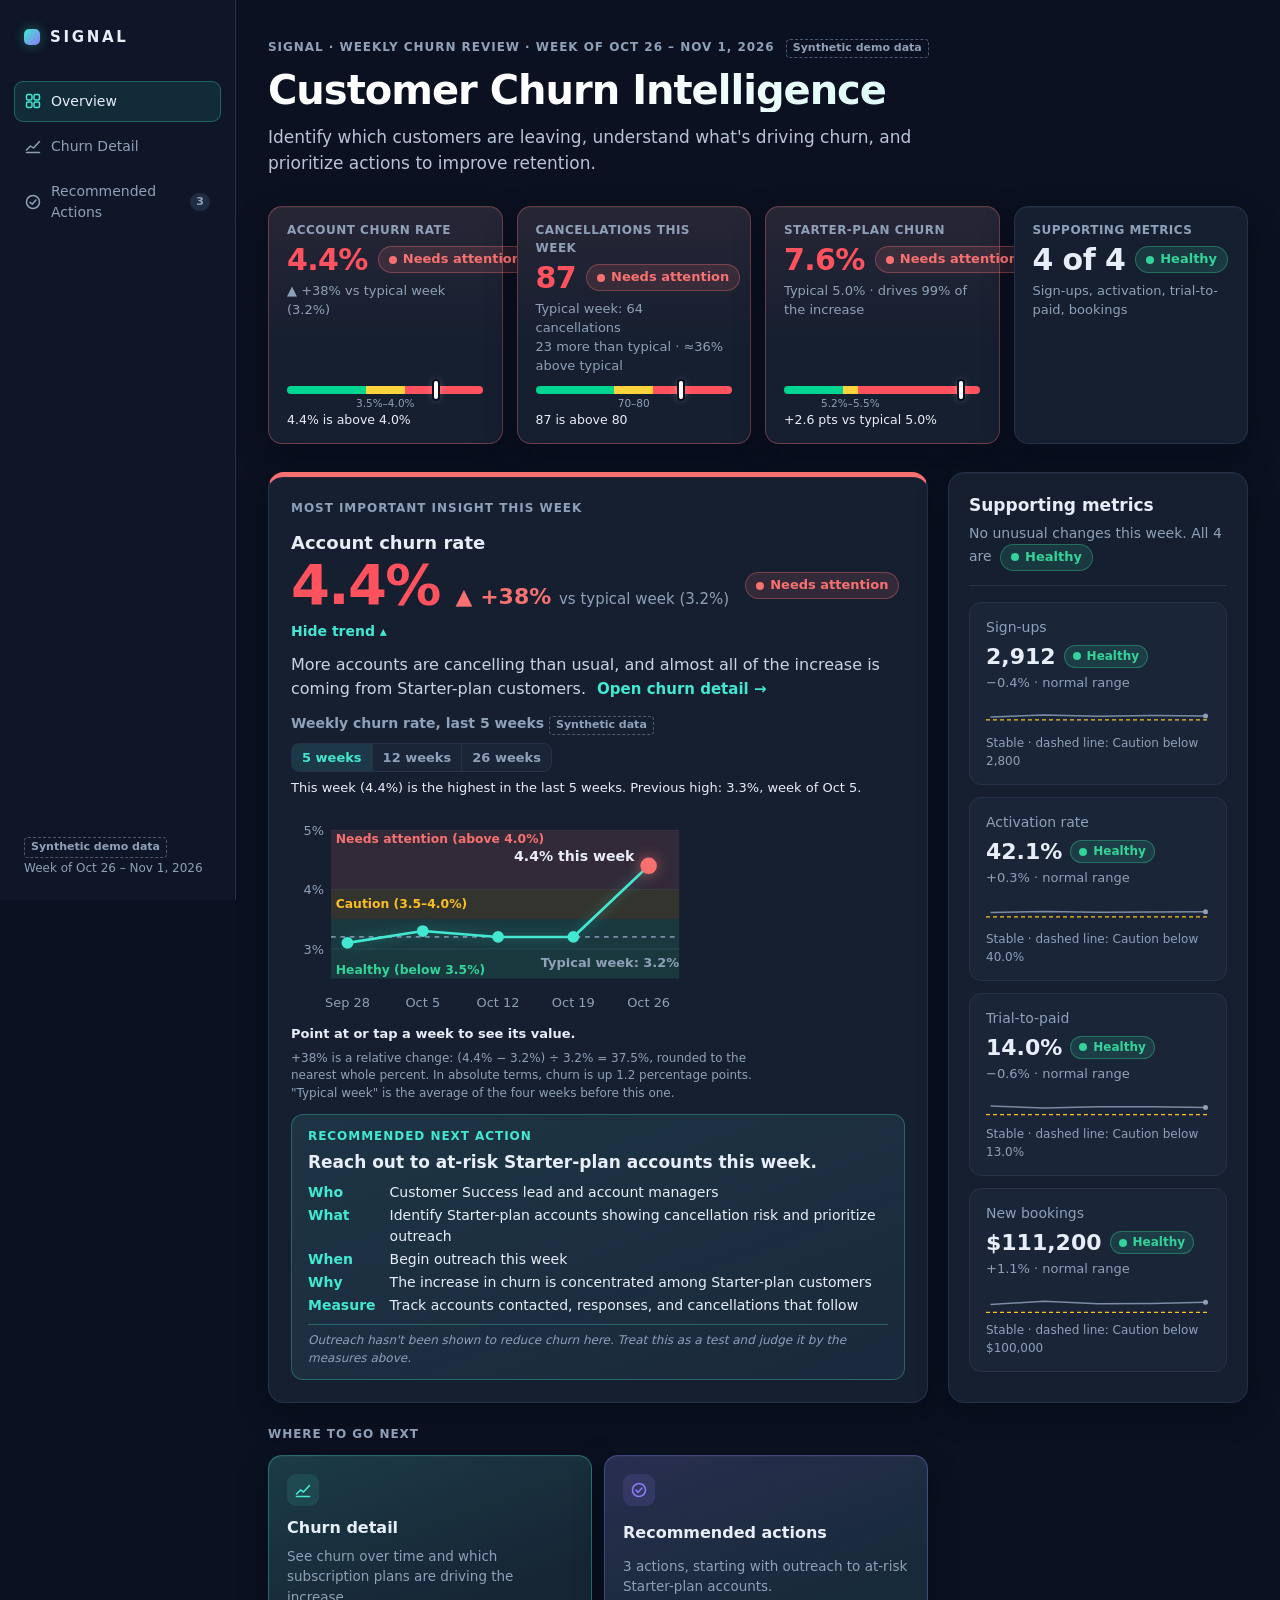
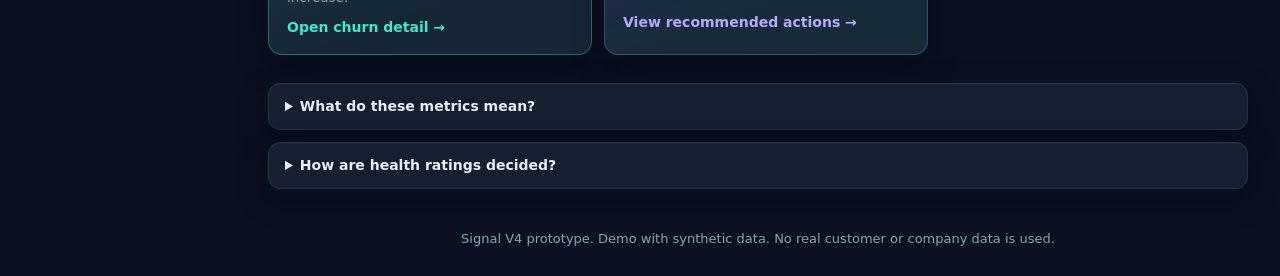
<file: 03-chaining/index.html>
<!doctype html>
<!-- Signal V4: self-contained prototype (HTML + embedded CSS and JavaScript, no external files). Starts from Signal V2 and adds the Churn Detail and Recommended Actions screens. Synthetic data only. -->
<html lang="en">
<head>
  <meta charset="utf-8">
  <meta name="viewport" content="width=device-width, initial-scale=1">
  <title>Signal V4 · Weekly metrics</title>
  <style>
    :root {
      --bg: #f5f6f8;
      --surface: #ffffff;
      --text: #111827;
      --muted: #6b7280;
      --border: #e5e7eb;
      --accent: #4338ca;
      --accent-soft: #eef0ff;

      /* Health colors: dark tone for text/marks, soft tone for backgrounds */
      --good: #15803d;
      --good-soft: #dcfce7;
      --caution: #b45309;
      --caution-soft: #fef3c7;
      --bad: #b91c1c;
      --bad-soft: #fee2e2;
    }

    * { box-sizing: border-box; }
    [hidden] { display: none !important; }

    body {
      margin: 0;
      background: var(--bg);
      color: var(--text);
      font: 16px/1.5 system-ui, -apple-system, "Segoe UI", Roboto, sans-serif;
    }

    .topbar {
      display: flex;
      justify-content: space-between;
      align-items: center;
      flex-wrap: wrap;
      gap: 8px;
      padding: 14px 16px;
      background: var(--surface);
      border-bottom: 1px solid var(--border);
    }
    .brand { display: flex; align-items: center; gap: 8px; font-weight: 700; }
    .logo { width: 14px; height: 14px; border-radius: 4px; background: var(--accent); }
    .week { color: var(--muted); font-size: 14px; }

    main.wide { max-width: 1120px; }
    main { max-width: 880px; margin: 0 auto; padding: 32px 16px 16px; display: grid; gap: 28px; }

    .label {
      margin: 0;
      font-size: 13px;
      font-weight: 600;
      letter-spacing: 0.04em;
      text-transform: uppercase;
      color: var(--muted);
    }

    /* Health badges */
    .health {
      display: inline-flex;
      align-items: center;
      gap: 6px;
      padding: 2px 10px;
      border-radius: 999px;
      font-size: 13px;
      font-weight: 600;
      line-height: 1.6;
      white-space: nowrap;
    }
    .health .dot { width: 8px; height: 8px; border-radius: 50%; background: currentColor; }
    .health.good { color: var(--good); background: var(--good-soft); }
    .health.caution { color: var(--caution); background: var(--caution-soft); }
    .health.bad { color: var(--bad); background: var(--bad-soft); }

    /* Most important insight */
    .insight {
      background: var(--surface);
      border: 1px solid var(--border);
      border-top: 5px solid var(--bad);
      border-radius: 16px;
      padding: 28px;
      display: grid;
      gap: 20px;
    }
    .headline-btn {
      display: block;
      width: 100%;
      margin: 0;
      padding: 0;
      border: 0;
      border-radius: 12px;
      background: none;
      color: inherit;
      font: inherit;
      text-align: left;
      cursor: pointer;
    }
    .headline-btn:focus-visible { outline: 3px solid var(--accent); outline-offset: 6px; }
    .headline-btn:hover .drill-hint { text-decoration: underline; }
    .drill-hint { display: inline-block; margin-top: 6px; font-size: 14px; font-weight: 600; color: var(--accent); }
    .drill-hint:empty { display: none; }
    .metric-name { display: block; margin: 0; font-size: 18px; font-weight: 600; }
    .value-row { display: flex; align-items: baseline; gap: 8px 16px; flex-wrap: wrap; }
    .value { margin: 0; font-size: 72px; font-weight: 700; line-height: 1.05; letter-spacing: -0.02em; }
    .change { margin: 0; font-size: 22px; font-weight: 700; }
    .change.bad { color: var(--bad); }
    .vs { font-size: 15px; font-weight: 400; color: var(--muted); }
    .value-row .health { align-self: center; }
    .takeaway { margin: 12px 0 0; font-size: 19px; line-height: 1.45; max-width: 52ch; }

    /* Churn trend chart */
    .trend { margin: 0; }
    .trend-head { display: flex; justify-content: space-between; align-items: center; flex-wrap: wrap; gap: 8px 16px; max-width: 480px; margin-bottom: 6px; }
    .trend-title { font-size: 14px; font-weight: 600; color: var(--muted); }
    .synthetic { display: inline-block; padding: 0 6px; border: 1px dashed #9ca3af; border-radius: 4px; font-size: 11px; font-weight: 600; color: var(--muted); white-space: nowrap; }
    .range { display: inline-flex; border: 1px solid var(--border); border-radius: 8px; overflow: hidden; }
    .range button { padding: 4px 10px; border: 0; border-left: 1px solid var(--border); background: var(--surface); color: var(--muted); font: inherit; font-size: 13px; font-weight: 600; cursor: pointer; }
    .range button:first-child { border-left: 0; }
    .range button[aria-pressed="true"] { background: var(--accent-soft); color: var(--accent); }
    .range button:focus-visible { outline: 2px solid var(--accent); outline-offset: -2px; }
    .trend-summary { margin: 0 0 6px; font-size: 14px; max-width: 62ch; }
    .trend-summary:empty { display: none; }
    .readout { margin: 4px 0 0; font-size: 13px; font-weight: 600; color: var(--text); min-height: 1.5em; }
    .trend-chart { display: block; width: 100%; max-width: 480px; height: auto; overflow: visible; }
    .trend-chart text { font-family: inherit; font-size: 11px; fill: var(--muted); }
    .trend-chart .zone-good { fill: var(--good-soft); opacity: 0.6; }
    .trend-chart .zone-caution { fill: var(--caution-soft); opacity: 0.8; }
    .trend-chart .zone-bad { fill: var(--bad-soft); opacity: 0.6; }
    .trend-chart .zone-labels text { font-size: 10.5px; font-weight: 600; }
    .trend-chart .zone-labels .good { fill: var(--good); }
    .trend-chart .zone-labels .caution { fill: var(--caution); }
    .trend-chart .zone-labels .bad { fill: var(--bad); }
    .trend-chart .grid line { stroke: #ffffff; stroke-opacity: 0.7; stroke-width: 1; }
    .trend-chart .benchmark { stroke: #6b7280; stroke-width: 1.5; stroke-dasharray: 4 4; }
    .trend-chart .benchmark-label { font-size: 11px; font-weight: 600; }
    .trend-chart .trend-line { fill: none; stroke: #374151; stroke-width: 2; stroke-linejoin: round; stroke-linecap: round; }
    .trend-chart .points circle { fill: #374151; stroke: var(--surface); stroke-width: 2; }
    .trend-chart .points .now { fill: var(--bad); }
    .trend-chart .points.dense circle { stroke-width: 1; }
    .trend-chart .guide { stroke: #374151; stroke-width: 1; stroke-dasharray: 2 2; }
    .trend-chart .focus { fill: none; stroke: var(--accent); stroke-width: 2; }
    .trend-chart .hit { fill: transparent; cursor: crosshair; }
    .trend-chart .now-label { font-size: 12px; font-weight: 700; fill: var(--text); }
    .trend-note { margin: 8px 0 0; font-size: 13px; color: var(--muted); max-width: 62ch; }

    /* Recommended action */
    .action { background: var(--accent-soft); border: 1px solid #c7d2fe; border-radius: 12px; padding: 18px 20px; }
    .action .label { color: var(--accent); }
    .action-text { margin: 6px 0 0; font-size: 20px; font-weight: 700; line-height: 1.35; }
    .plan { display: grid; grid-template-columns: max-content 1fr; gap: 6px 16px; margin: 14px 0 0; font-size: 15px; }
    .plan dt { font-weight: 700; color: var(--accent); }
    .plan dd { margin: 0; }
    .caveat { margin: 14px 0 0; padding-top: 12px; border-top: 1px solid #c7d2fe; font-size: 13px; color: var(--muted); font-style: italic; }

    /* Supporting metrics panel */
    .supporting { background: var(--surface); border: 1px solid var(--border); border-radius: 16px; padding: 20px; }
    .supporting-head { display: flex; justify-content: space-between; align-items: baseline; flex-wrap: wrap; gap: 4px 16px; padding-bottom: 14px; border-bottom: 1px solid var(--border); }
    .supporting-title { margin: 0; font-size: 17px; font-weight: 700; }
    .supporting-sub { margin: 0; font-size: 14px; color: var(--muted); }
    .supporting-sub .health { margin-left: 4px; }
    .tiles { display: grid; grid-template-columns: repeat(4, minmax(0, 1fr)); gap: 12px; margin-top: 16px; }
    .tile { background: #f9fafb; border: 1px solid var(--border); border-radius: 12px; padding: 14px 16px; }
    .tile p { margin: 0; }
    .tile-name { font-size: 14px; color: var(--muted); }
    .tile-head { display: flex; align-items: center; flex-wrap: wrap; gap: 4px 8px; margin-top: 2px; }
    .tile-head .health { font-size: 12px; padding: 1px 8px; }
    .tile-value { font-size: 22px; font-weight: 700; }
    .tile-change { font-size: 13px; color: var(--muted); }
    .spark { display: block; width: 100%; height: 28px; margin-top: 10px; overflow: visible; }
    .spark polyline { fill: none; stroke: #9ca3af; stroke-width: 1.5; stroke-linejoin: round; vector-effect: non-scaling-stroke; }
    .spark .spark-end { stroke: var(--muted); stroke-width: 5; stroke-linecap: round; vector-effect: non-scaling-stroke; }
    .spark .spark-threshold { stroke: var(--caution); stroke-width: 1.25; stroke-dasharray: 4 3; vector-effect: non-scaling-stroke; }
    .tile .tile-trend { font-size: 12px; color: var(--muted); margin-top: 4px; }

    /* Glossary and health ratings */
    .explainers { display: grid; gap: 12px; }
    .glossary { background: var(--surface); border: 1px solid var(--border); border-radius: 12px; padding: 12px 16px; font-size: 14px; }
    .glossary summary { cursor: pointer; font-weight: 600; color: var(--muted); }
    .glossary dl { margin: 12px 0 0; display: grid; gap: 10px; }
    .glossary dt { font-weight: 700; }
    .glossary dd { margin: 2px 0 0; color: var(--muted); }
    .direction { font-weight: 400; color: var(--muted); }
    .legend { list-style: none; margin: 12px 0 0; padding: 0; display: grid; gap: 8px; }
    .legend .health { margin-right: 6px; }
    .ratings-note { margin: 12px 0 0; font-size: 13px; color: var(--muted); font-style: italic; }

    footer { text-align: center; color: var(--muted); font-size: 13px; padding: 16px 16px 28px; }

    @media (max-width: 700px) {
      .tiles { grid-template-columns: repeat(2, minmax(0, 1fr)); }
    }
    @media (max-width: 480px) {
      main { padding-top: 20px; }
      .insight { padding: 20px; }
      .supporting { padding: 16px; }
      .value { font-size: 56px; }
      .plan { grid-template-columns: 1fr; gap: 0; }
      .plan dd { margin-bottom: 8px; }
    }

    /* ---------- V4: shared ---------- */
    .detail-link { display: inline-block; margin-top: 10px; font-size: 15px; font-weight: 600; color: var(--accent); text-decoration: none; }
    .detail-link:hover { text-decoration: underline; }
    .crumbs { font-size: 13px; color: var(--muted); }
    .crumbs a { color: var(--muted); text-decoration: none; }
    .crumbs a:hover { color: var(--accent); text-decoration: underline; }
    .crumbs [aria-current] { color: var(--text); font-weight: 600; }
    .report-head { display: flex; justify-content: space-between; align-items: flex-start; flex-wrap: wrap; gap: 8px 16px; }
    .report-head h1 { margin: 0; font-size: 24px; line-height: 1.25; }
    .report-head h1:focus { outline: none; }
    .report-head p { margin: 4px 0 0; }
    .muted { color: var(--muted); }
    .small { font-size: 13px; }
    .panel { background: var(--surface); border: 1px solid var(--border); border-radius: 12px; padding: 16px 20px; }
    .panel-head { display: flex; justify-content: space-between; align-items: baseline; flex-wrap: wrap; gap: 4px 12px; margin-bottom: 8px; }
    .panel-head h2 { margin: 0; font-size: 15px; }
    .btn { display: inline-flex; align-items: center; gap: 6px; padding: 9px 16px; border-radius: 8px; border: 1px solid var(--accent); background: var(--accent); color: #fff; font: inherit; font-size: 14px; font-weight: 600; text-decoration: none; cursor: pointer; }
    .btn:focus-visible, .issue-row:focus-visible, .crumbs a:focus-visible, .prop-value a:focus-visible, .detail-link:focus-visible { outline: 3px solid var(--accent); outline-offset: 2px; }

    /* ---------- V4: Churn Detail (report layout) ---------- */
    /* minmax(0, 1fr) lets wide content (the plan table) scroll inside its panel instead of widening the page */
    #screen-churn, #screen-actions { grid-template-columns: minmax(0, 1fr); }
    #screen-churn { gap: 16px; }
    .report-toolbar { display: flex; justify-content: space-between; align-items: center; flex-wrap: wrap; gap: 8px 16px; padding: 10px 12px; background: var(--surface); border: 1px solid var(--border); border-radius: 12px; }
    .toolbar-note { font-size: 13px; color: var(--muted); }
    .kpis { display: grid; grid-template-columns: repeat(4, minmax(0, 1fr)); background: var(--surface); border: 1px solid var(--border); border-radius: 12px; }
    .kpi { padding: 14px 18px; border-left: 1px solid var(--border); }
    .kpi:first-child { border-left: 0; }
    .kpi-label { margin: 0; font-size: 12px; font-weight: 600; letter-spacing: 0.04em; text-transform: uppercase; color: var(--muted); }
    .kpi-value { margin: 4px 0 0; font-size: 26px; font-weight: 700; line-height: 1.15; }
    .kpi-sub { margin: 2px 0 0; font-size: 13px; color: var(--muted); }
    .kpi-value.bad { color: var(--bad); }
    .report-chart { display: block; width: 100%; height: auto; }
    .report-chart text { font-family: inherit; font-size: 11px; fill: var(--muted); }
    .report-chart .zone-good { fill: var(--good-soft); opacity: 0.6; }
    .report-chart .zone-caution { fill: var(--caution-soft); opacity: 0.8; }
    .report-chart .zone-bad { fill: var(--bad-soft); opacity: 0.6; }
    .report-chart .zone-labels text { font-size: 10.5px; font-weight: 600; }
    .report-chart .zone-labels .good { fill: var(--good); }
    .report-chart .zone-labels .caution { fill: var(--caution); }
    .report-chart .zone-labels .bad { fill: var(--bad); }
    .report-chart .grid line { stroke: #ffffff; stroke-opacity: 0.8; }
    .report-chart .axis-line { stroke: var(--border); }
    .report-chart .benchmark { stroke: #6b7280; stroke-width: 1.5; stroke-dasharray: 4 4; }
    .report-chart .benchmark-label { font-weight: 600; }
    .report-chart .line { fill: none; stroke: #374151; stroke-width: 2; stroke-linejoin: round; stroke-linecap: round; }
    .report-chart .pt { fill: #374151; stroke: var(--surface); stroke-width: 1.5; }
    .report-chart .pt.now { fill: var(--bad); stroke-width: 2; }
    .report-chart .now-label { font-size: 12px; font-weight: 700; fill: var(--text); }
    .report-chart .plan-line { fill: none; stroke-width: 2; stroke-linejoin: round; }
    .report-chart .plan-label { font-size: 11px; font-weight: 600; }
    .cd-summary { margin: 0 0 8px; font-size: 14px; }
    .breakdown-grid { display: grid; grid-template-columns: minmax(0, 1fr) minmax(0, 1fr); gap: 20px; align-items: start; }
    .chart-caption { margin: 0 0 6px; font-size: 13px; font-weight: 600; color: var(--muted); }
    .bars { display: grid; gap: 14px; margin-top: 4px; }
    .bar-row { display: grid; grid-template-columns: 88px minmax(0, 1fr) auto; gap: 4px 12px; align-items: center; font-size: 13px; }
    .bar-row .health { font-size: 12px; padding: 0 8px; }
    .break-conclusion { margin: 0 0 6px; font-size: 15px; line-height: 1.5; }
    .threshold-note { margin: 0 0 14px; font-size: 12.5px; line-height: 1.55; color: var(--muted); }
    .data-table td.st-good { color: var(--good); font-weight: 600; }
    .data-table td.st-caution { color: var(--caution); font-weight: 600; }
    .data-table td.st-bad { color: var(--bad); font-weight: 600; }
    .data-table td .health { font-size: 12px; padding: 0 8px; }
    /* Keeps the table's screen-reader-only text inside the scroll box so it can't widen the page on phones */
    .table-wrap { position: relative; }
    .bar-name { font-weight: 600; }
    .bar-track { position: relative; height: 14px; background: var(--surface-2, #f9fafb); border-radius: 4px; }
    .bar-fill { position: absolute; left: 0; top: 0; bottom: 0; border-radius: 4px; }
    .bar-typical { position: absolute; top: -3px; bottom: -3px; width: 2px; background: #374151; }
    .bar-value { grid-column: 2 / -1; color: var(--muted); font-size: 12px; }
    .swatch { display: inline-block; width: 10px; height: 10px; border-radius: 3px; margin-right: 6px; vertical-align: baseline; }
    .data-table { width: 100%; border-collapse: collapse; font-size: 13px; margin-top: 16px; }
    .data-table th, .data-table td { text-align: right; padding: 8px 10px; border-bottom: 1px solid var(--border); white-space: nowrap; }
    .data-table th:first-child, .data-table td:first-child { text-align: left; }
    .data-table thead th { font-size: 11px; font-weight: 600; letter-spacing: 0.04em; text-transform: uppercase; color: var(--muted); }
    .data-table tbody th { font-weight: 600; }
    .data-table tr.highlight { background: var(--bad-soft); }
    .data-table tfoot td, .data-table tfoot th { font-weight: 700; border-bottom: 0; }
    .table-wrap { overflow-x: auto; }
    /* Breakdown loading (skeleton), empty and error states */
    .sk { display: block; border-radius: 6px; background: linear-gradient(90deg, #eceef2 25%, #f6f7f9 37%, #eceef2 63%); background-size: 400% 100%; animation: sk-shimmer 1.4s ease infinite; }
    @keyframes sk-shimmer { 0% { background-position: 100% 50%; } 100% { background-position: 0 50%; } }
    @media (prefers-reduced-motion: reduce) { .sk { animation: none; } }
    .sk-chart { height: 200px; margin-top: 22px; }
    .sk-text { height: 12px; }
    .sk-bar { height: 14px; }
    .sk-cell { height: 12px; width: 44px; margin-left: auto; }
    .sk-kpi { height: 26px; width: 64px; margin-top: 6px; }
    .sk-kpi-sub { height: 12px; width: 120px; margin-top: 8px; }
    .visually-hidden { position: absolute; width: 1px; height: 1px; overflow: hidden; clip: rect(0 0 0 0); white-space: nowrap; }
    .state-msg { display: flex; flex-direction: column; align-items: center; gap: 12px; padding: 32px 20px; text-align: center; border: 1px dashed #d1d5db; border-radius: 10px; background: #f9fafb; }
    .state-msg p { margin: 0; max-width: 52ch; font-size: 15px; }
    .state-msg.error { border: 1px solid #fca5a5; background: var(--bad-soft); }
    .state-msg.error p { color: #7f1d1d; }
    .btn.secondary { background: var(--surface); color: var(--accent); }
    .cta { display: flex; justify-content: space-between; align-items: center; flex-wrap: wrap; gap: 12px 20px; background: var(--accent-soft); border: 1px solid #c7d2fe; border-radius: 12px; padding: 16px 20px; }
    .cta p { margin: 0; font-size: 15px; max-width: 62ch; }

    /* ---------- V4: Recommended Actions (issue layout) ---------- */
    #screen-actions { gap: 14px; }
    .illustrative { display: inline-block; padding: 0 6px; border: 1px dashed var(--caution); border-radius: 4px; font-size: 11px; font-weight: 600; color: var(--caution); white-space: nowrap; }
    .illustrative-note { margin: 0; font-size: 13px; color: var(--muted); }
    .issues { display: grid; grid-template-columns: 280px minmax(0, 1fr) 280px; background: var(--surface); border: 1px solid var(--border); border-radius: 12px; font-size: 14px; min-height: 480px; }
    .issue-list { border-right: 1px solid var(--border); }
    .issue-list-head { padding: 10px 14px; border-bottom: 1px solid var(--border); font-size: 12px; font-weight: 600; color: var(--muted); display: flex; justify-content: space-between; }
    .issue-list ul { list-style: none; margin: 0; padding: 4px; }
    .row-prio { display: inline-flex; align-items: center; justify-content: center; }
    .issue-row { display: grid; grid-template-columns: 16px 46px minmax(0, 1fr) 16px 22px; align-items: center; gap: 8px; min-height: 38px; padding: 6px 10px; border-radius: 6px; color: var(--text); text-decoration: none; }
    .issue-row:hover { background: var(--surface-2, #f9fafb); }
    .issue-row[aria-current="true"] { background: var(--accent-soft); }
    .issue-id { font-size: 12px; color: var(--muted); font-variant-numeric: tabular-nums; }
    .issue-title { overflow: hidden; text-overflow: ellipsis; white-space: nowrap; }
    .status-icon { width: 14px; height: 14px; border-radius: 50%; border: 1.5px dashed var(--muted); display: inline-block; }
    .avatar { width: 22px; height: 22px; border-radius: 50%; background: #e5e7eb; color: #374151; font-size: 9px; font-weight: 700; display: inline-flex; align-items: center; justify-content: center; }
    .prio { display: inline-flex; align-items: center; gap: 6px; }
    .prio-icon { display: inline-flex; align-items: flex-end; gap: 1px; height: 12px; }
    .prio-icon i { display: block; width: 3px; background: #9ca3af; border-radius: 1px; }
    .prio-icon i.on { background: #374151; }
    .prio-urgent { display: inline-flex; align-items: center; justify-content: center; width: 14px; height: 14px; border-radius: 3px; background: var(--caution); color: #fff; font-size: 10px; font-weight: 800; }
    .issue { padding: 18px 24px 24px; border-right: 1px solid var(--border); min-width: 0; }
    .issue-meta { font-size: 12px; color: var(--muted); display: flex; flex-wrap: wrap; gap: 6px; align-items: center; }
    .primary-tag { display: inline-block; padding: 0 6px; border-radius: 4px; background: var(--accent-soft); color: var(--accent); font-size: 11px; font-weight: 700; }
    .issue h2 { margin: 8px 0 0; font-size: 24px; font-weight: 650; line-height: 1.25; letter-spacing: -0.01em; }
    .issue h2:focus { outline: none; }
    .issue-desc { margin: 10px 0 0; color: #374151; }
    .issue-section { margin-top: 18px; }
    .issue-section h3 { margin: 0 0 8px; font-size: 13px; font-weight: 600; color: var(--muted); }

    /* Recommended Actions: header sizes and the primary recommended action card */
    .issue-section { margin-top: 28px; }
    .primary-card { margin: 4px 0 0; padding: 28px; background: var(--surface); border: 1px solid var(--border); border-radius: 14px; box-shadow: 0 1px 2px rgba(17, 24, 39, 0.04), 0 8px 24px rgba(17, 24, 39, 0.06); }
    .primary-card h2 { margin-top: 12px; font-size: 30px; font-weight: 700; line-height: 1.2; letter-spacing: -0.02em; }
    .primary-card .issue-desc { margin-top: 12px; font-size: 16px; line-height: 1.55; color: #4b5563; max-width: 60ch; }
    .key-details { display: grid; grid-template-columns: minmax(0, 1fr) minmax(0, 1fr); column-gap: 24px; margin: 24px 0 0; border-top: 1px solid var(--border); }
    .key-detail { padding: 16px 0 0; }
    .key-detail.measure { grid-column: 1 / -1; margin-top: 16px; border-top: 1px solid var(--border); }
    .key-detail dt { font-size: 12px; font-weight: 600; color: var(--muted); }
    .key-detail dd { margin: 6px 0 0; display: flex; align-items: center; gap: 8px; font-size: 15px; font-weight: 500; line-height: 1.45; color: var(--text); }
    .key-note { margin: 20px 0 0; font-size: 12px; color: var(--muted); }
    @media (max-width: 700px) {
      .primary-card { padding: 20px; }
      .primary-card h2 { font-size: 24px; }
      .key-details { grid-template-columns: minmax(0, 1fr); }
      .key-detail + .key-detail { margin-top: 14px; border-top: 1px solid var(--border); }
    }
    .issue-section p { margin: 0; }
    .steps { list-style: none; margin: 0; padding: 0; border: 1px solid var(--border); border-radius: 8px; }
    .steps li { display: flex; gap: 10px; align-items: center; padding: 8px 12px; border-top: 1px solid var(--border); }
    .steps li:first-child { border-top: 0; }
    .issue-caveat { margin-top: 16px; padding: 10px 12px; border-left: 3px solid var(--caution); background: var(--caution-soft); border-radius: 6px; font-size: 13px; }
    .activity { list-style: none; margin: 0; padding: 0; font-size: 13px; color: var(--muted); }
    .activity li { position: relative; padding: 4px 0 4px 18px; }
    .activity li::before { content: ""; position: absolute; left: 4px; top: 11px; width: 6px; height: 6px; border-radius: 50%; background: #cbd5e1; }
    .props { padding: 16px; font-size: 13px; }
    .props h3 { margin: 0 0 10px; font-size: 12px; font-weight: 600; color: var(--muted); }
    .prop { display: grid; grid-template-columns: 84px minmax(0, 1fr); gap: 8px; align-items: center; min-height: 32px; }
    .prop-value.nowrap { flex-wrap: nowrap; }
    .prop-trunc { min-width: 0; overflow: hidden; text-overflow: ellipsis; white-space: nowrap; }
    .prop-label { color: var(--muted); }
    .prop-value { display: flex; align-items: center; gap: 6px; flex-wrap: wrap; min-width: 0; }
    .prop-value a { color: var(--accent); text-decoration: none; }
    .prop-value a:hover { text-decoration: underline; }
    .label-chip { display: inline-block; padding: 0 8px; border: 1px solid var(--border); border-radius: 999px; font-size: 12px; }

    @media (max-width: 900px) {
      .issues { grid-template-columns: minmax(0, 1fr); }
      .issue-list, .issue { border-right: 0; border-bottom: 1px solid var(--border); }
      .breakdown-grid { grid-template-columns: minmax(0, 1fr); }
    }
    @media (max-width: 700px) {
      .kpis { grid-template-columns: repeat(2, minmax(0, 1fr)); }
      .kpi:nth-child(3) { border-left: 0; }
      .kpi:nth-child(n+3) { border-top: 1px solid var(--border); }
      .issue { padding: 16px; }
    }

    /* =====================================================================
       V4 dark design system: one layer that restyles all three screens.
       ===================================================================== */
    :root {
      --bg: #0B1120;
      --sidebar: #0E1627;
      --surface: #151F30;
      --surface-2: #1A2538;
      --surface-3: #202C42;
      --text: #E8EEF7;
      --muted: #8FA1B8;
      --border: #24324A;
      --border-strong: #31415E;
      --accent: #42E8D1;
      --accent-soft: rgba(66, 232, 209, 0.10);
      --accent-line: rgba(66, 232, 209, 0.30);
      --violet: #8B7CF6;
      --violet-soft: rgba(139, 124, 246, 0.14);
      --good: #34D399;
      --good-soft: rgba(52, 211, 153, 0.14);
      --caution: #FBBF24;
      --caution-soft: rgba(251, 191, 36, 0.13);
      --bad: #F87171;
      --bad-soft: rgba(248, 113, 113, 0.13);
      --shadow: 0 1px 0 rgba(255, 255, 255, 0.03) inset, 0 10px 30px rgba(2, 6, 18, 0.35);
      --ease: cubic-bezier(0.2, 0.7, 0.2, 1);
    }
    body { font-family: Inter, "Segoe UI Variable Text", "Segoe UI", system-ui, -apple-system, Roboto, sans-serif; -webkit-font-smoothing: antialiased; color-scheme: dark; }
    a { color: var(--accent); }

    /* App shell: persistent sidebar + content */
    .app { display: grid; grid-template-columns: 236px minmax(0, 1fr); min-height: 100vh; }
    .content { min-width: 0; }
    .sidebar { position: sticky; top: 0; height: 100vh; display: flex; flex-direction: column; gap: 28px; padding: 22px 14px; background: var(--sidebar); border-right: 1px solid var(--border); }
    .sidebar .brand { display: flex; align-items: center; gap: 10px; padding: 4px 10px; font-size: 15px; font-weight: 800; letter-spacing: 0.18em; color: var(--text); text-decoration: none; }
    .sidebar .logo { width: 16px; height: 16px; border-radius: 5px; background: linear-gradient(135deg, var(--accent), var(--violet)); box-shadow: 0 0 12px rgba(66, 232, 209, 0.35); }
    .side-nav ul { list-style: none; margin: 0; padding: 0; display: grid; gap: 4px; }
    .nav-link { display: flex; align-items: center; gap: 10px; padding: 9px 10px; border-radius: 9px; border: 1px solid transparent; color: var(--muted); font-size: 14px; font-weight: 500; text-decoration: none; transition: background 0.18s var(--ease), color 0.18s var(--ease), border-color 0.18s var(--ease); }
    .nav-link svg { width: 16px; height: 16px; flex: none; fill: none; stroke: currentColor; stroke-width: 1.5; stroke-linecap: round; stroke-linejoin: round; }
    .nav-link:hover { color: var(--text); background: var(--surface); }
    .nav-link[aria-current="page"] { color: var(--text); background: var(--accent-soft); border-color: var(--accent-line); }
    .nav-link[aria-current="page"] svg { stroke: var(--accent); }
    .nav-link:focus-visible, .brand:focus-visible, .nav-card:focus-visible { outline: 2px solid var(--accent); outline-offset: 2px; }
    .nav-short { display: none; }
    .nav-count { margin-left: auto; min-width: 20px; padding: 0 6px; border-radius: 999px; background: var(--surface-3); color: var(--muted); font-size: 11px; font-weight: 700; text-align: center; line-height: 18px; }
    .side-note { margin: auto 0 0; padding: 0 10px; font-size: 12px; line-height: 1.7; color: var(--muted); }

    main { padding: 32px 32px 24px; }
    main.wide { max-width: 1180px; }
    .screen-enter { animation: screen-in 0.22s var(--ease); }
    @keyframes screen-in { from { opacity: 0; transform: translateY(4px); } to { opacity: 1; transform: none; } }
    @media (prefers-reduced-motion: reduce) { .screen-enter { animation: none; } .nav-card, .nav-link, .ov-kpi { transition: none; } }

    /* Shared surfaces and type */
    .label { color: var(--muted); letter-spacing: 0.08em; font-size: 12px; }
    .synthetic { border-color: #4A5A75; color: var(--muted); }
    .panel, .kpis, .report-toolbar, .glossary, .supporting, .issues, .insight { background: var(--surface); border-color: var(--border); box-shadow: var(--shadow); }
    .btn { background: var(--accent); border-color: var(--accent); color: #062A26; transition: filter 0.18s var(--ease), box-shadow 0.18s var(--ease); }
    .btn:hover { filter: brightness(1.06); box-shadow: 0 0 0 4px rgba(66, 232, 209, 0.12); }
    .btn.secondary { background: transparent; color: var(--accent); border-color: var(--accent-line); }
    .range { border-color: var(--border); background: var(--surface-2); }
    .range button { background: transparent; color: var(--muted); border-left-color: var(--border); transition: color 0.15s var(--ease), background 0.15s var(--ease); }
    .range button:hover { color: var(--text); }
    .range button[aria-pressed="true"] { background: var(--accent-soft); color: var(--accent); }
    .health.good, .health.caution, .health.bad { border: 1px solid currentColor; border-color: color-mix(in srgb, currentColor 35%, transparent); }

    /* Overview: command center */
    .hero { padding: 6px 0 2px; }
    .eyebrow { margin: 0; font-size: 12px; font-weight: 600; letter-spacing: 0.08em; text-transform: uppercase; color: var(--muted); }
    .eyebrow .synthetic { margin-left: 6px; text-transform: none; letter-spacing: 0; }
    .hero h1, .report-head h1.page-title { margin: 10px 0 0; font-size: 40px; font-weight: 750; line-height: 1.1; letter-spacing: -0.025em; background: linear-gradient(90deg, #FFFFFF 30%, #B9F6EE); -webkit-background-clip: text; background-clip: text; color: transparent; }
    .hero h1:focus { outline: none; }
    .subtitle { margin: 12px 0 0; max-width: 62ch; font-size: 17px; line-height: 1.55; color: #B8C5D6; }
    .ov-kpis { display: grid; grid-template-columns: repeat(4, minmax(0, 1fr)); gap: 14px; }
    .ov-kpi { padding: 18px 20px; background: var(--surface); border: 1px solid var(--border); border-radius: 14px; box-shadow: var(--shadow); transition: border-color 0.18s var(--ease); }
    .ov-kpi:hover { border-color: var(--border-strong); }
    .ov-kpi.risk { border-color: rgba(248, 113, 113, 0.35); background: linear-gradient(180deg, rgba(248, 113, 113, 0.08), rgba(248, 113, 113, 0) 60%), var(--surface); }
    .ov-kpi-value { margin: 6px 0 0; font-size: 32px; font-weight: 750; line-height: 1.1; letter-spacing: -0.02em; font-variant-numeric: tabular-nums; }
    .ov-kpi.risk .ov-kpi-value { color: #FF525F; }
    .ov-kpi .kpi-sub { margin-top: 8px; }
    /* KPI health scales: cards are columns so every scale lines up at the bottom of its card */
    .ov-kpi { display: flex; flex-direction: column; }
    .kpi-scale { margin-top: auto; padding-top: 14px; }
    .kpi-scale:empty { display: none; }
    .scale-bar { position: relative; display: flex; height: 8px; border-radius: 999px; }
    .scale-bar > span:not(.scale-marker) { height: 100%; }
    .sc-good { background: #00D68F; border-radius: 999px 0 0 999px; }
    .sc-caution { background: #FFD43B; }
    .sc-bad { background: #FF525F; border-radius: 0 999px 999px 0; }
    .scale-marker { position: absolute; top: -5px; width: 4px; height: 18px; margin-left: -2px; border-radius: 2px; background: #FFFFFF; box-shadow: 0 0 0 2px var(--bg), 0 0 8px rgba(255, 255, 255, 0.5); }
    .scale-ticks { position: relative; height: 16px; margin-top: 4px; font-size: 11px; color: var(--muted); }
    .scale-ticks span { position: absolute; transform: translateX(-50%); white-space: nowrap; }
    .scale-label { margin: 2px 0 0; min-height: 3em; font-size: 12.5px; line-height: 1.5; color: var(--text); }
    /* Compact KPI cards: status badge beside the value, tighter spacing; scales still share one bottom line */
    .ov-kpi { display: grid; grid-template-columns: auto minmax(0, 1fr); grid-template-rows: auto auto auto 1fr; column-gap: 10px; padding: 14px 18px; }
    .ov-kpi > * { grid-column: 1 / -1; }
    .ov-kpi > .ov-kpi-value { grid-column: 1; margin-top: 4px; font-size: 30px; }
    .ov-kpi > .ov-kpi-value + .kpi-sub { grid-column: 2; align-self: center; justify-self: start; margin-top: 4px; }
    .ov-kpi .kpi-sub { margin-top: 6px; font-size: 13px; line-height: 1.45; }
    .ov-kpi .kpi-scale { align-self: end; margin-top: 0; padding-top: 10px; }
    .ov-kpi .scale-ticks { height: 13px; margin-top: 2px; font-size: 10.5px; }
    .ov-kpi .scale-label { min-height: 1.5em; }
    @media (max-width: 560px) {
      .ov-kpi > .ov-kpi-value { font-size: 26px; }
      .ov-kpi > .ov-kpi-value + .kpi-sub { grid-column: 1 / -1; }
    }
    .ov-grid { display: grid; grid-template-columns: minmax(0, 1fr) 300px; gap: 20px; align-items: start; }
    /* The insight card and Supporting metrics share the first row, so their bottoms always line up;
       the navigation cards sit in the row below, under the insight. */
    .ov-main { display: contents; }
    .ov-grid { grid-template-areas: "insight side" "nav ."; align-items: stretch; row-gap: 20px; }
    .ov-grid > .ov-main > .insight { grid-area: insight; }
    .ov-grid > .ov-main > .nav-cards { grid-area: nav; }
    .ov-grid > .ov-side { grid-area: side; }
    .nav-cards { display: grid; grid-template-columns: repeat(2, minmax(0, 1fr)); gap: 12px; }
    .nav-cards .label { grid-column: 1 / -1; margin: 2px 0 0; }
    .ov-side { min-width: 0; }
    .ov-side .tiles { grid-template-columns: minmax(0, 1fr); }
    .nav-card { display: grid; gap: 6px; padding: 18px 18px 16px; border-radius: 14px; background: var(--surface); border: 1px solid var(--border); box-shadow: var(--shadow); color: var(--text); text-decoration: none; transition: border-color 0.18s var(--ease), transform 0.18s var(--ease), box-shadow 0.18s var(--ease); }
    .nav-card:hover { border-color: var(--accent-line); transform: translateY(-2px); box-shadow: 0 0 0 1px rgba(66, 232, 209, 0.08), 0 14px 34px rgba(2, 6, 18, 0.45); }
    .nav-card.primary { background: linear-gradient(160deg, rgba(139, 124, 246, 0.16), rgba(66, 232, 209, 0.06) 70%), var(--surface); border-color: rgba(139, 124, 246, 0.35); }
    .nav-card:not(.primary) { background: linear-gradient(160deg, rgba(66, 232, 209, 0.14), rgba(66, 232, 209, 0.03) 70%), var(--surface); border-color: rgba(66, 232, 209, 0.35); }
    .nav-card-icon { display: inline-flex; width: 32px; height: 32px; align-items: center; justify-content: center; border-radius: 9px; background: var(--accent-soft); }
    .nav-card.primary .nav-card-icon { background: var(--violet-soft); }
    .nav-card-icon svg { width: 16px; height: 16px; fill: none; stroke: var(--accent); stroke-width: 1.6; stroke-linecap: round; stroke-linejoin: round; }
    .nav-card.primary .nav-card-icon svg { stroke: var(--violet); }
    .nav-card-title { margin-top: 4px; font-size: 16px; font-weight: 650; }
    .nav-card-text { font-size: 13.5px; line-height: 1.5; color: var(--muted); }
    .nav-card-go { margin-top: 4px; font-size: 14px; font-weight: 600; color: var(--accent); }
    .nav-card.primary .nav-card-go { color: #B5ABFF; }

    /* Overview insight card and V2 components on dark */
    .insight { border-top-color: var(--bad); border-radius: 16px; }
    .value { letter-spacing: -0.03em; }
    .takeaway { color: #C9D4E3; }
    .trend-chart .zone-good, .trend-chart .zone-caution, .trend-chart .zone-bad,
    .report-chart .zone-good, .report-chart .zone-caution, .report-chart .zone-bad { opacity: 1; }
    .trend-chart .grid line, .report-chart .grid line { stroke: rgba(148, 163, 184, 0.10); stroke-opacity: 1; }
    .trend-chart .benchmark, .report-chart .benchmark { stroke: #7C8CA5; }
    .trend-chart .trend-line, .report-chart .line { stroke: var(--accent); stroke-width: 2.25; filter: drop-shadow(0 0 5px rgba(66, 232, 209, 0.45)); }
    .trend-chart .points circle, .report-chart .pt { fill: var(--accent); stroke: var(--accent); }
    .trend-chart .points .now, .report-chart .pt.now { fill: var(--bad); stroke: var(--bad); filter: drop-shadow(0 0 6px rgba(248, 113, 113, 0.6)); }
    .trend-chart .guide { stroke: #7C8CA5; }
    .report-chart .plan-line { filter: drop-shadow(0 0 3px rgba(139, 124, 246, 0.25)); }
    .report-chart .plan-label { fill: var(--text); }
    .action { background: linear-gradient(160deg, rgba(66, 232, 209, 0.08), rgba(66, 232, 209, 0.02)), var(--surface-2); border-color: var(--accent-line); }
    .caveat { border-top-color: var(--accent-line); }
    .tile { background: var(--surface-2); border-color: var(--border); transition: border-color 0.18s var(--ease); }
    .tile:hover { border-color: var(--border-strong); }
    .spark polyline { stroke: #7C8CA5; }
    .glossary summary { color: var(--text); }

    /* Churn Detail workspace */
    .crumbs a:hover { color: var(--accent); }
    .report-head h1 { font-size: 26px; font-weight: 700; letter-spacing: -0.015em; }
    .report-head h1.page-title { margin: 4px 0 0; width: fit-content; }
    /* Each page title fades from white to the color of its Overview "Where to go next" link */
    #cd-title.page-title { background-image: linear-gradient(90deg, #FFFFFF 30%, #42E8D1); }
    #ac-title.page-title { background-image: linear-gradient(90deg, #FFFFFF 30%, #B5ABFF); }
    .kpis { border-radius: 14px; }
    .kpi { border-left-color: var(--border); }
    .kpi-value { font-size: 28px; font-variant-numeric: tabular-nums; letter-spacing: -0.02em; }
    .panel { border-radius: 14px; padding: 18px 22px; }
    .panel-head h2 { font-size: 15px; font-weight: 650; }
    .bar-track { background: var(--surface-3); }
    .bar-typical { background: #E2E8F0; }
    .data-table th, .data-table td { border-bottom-color: var(--border); }
    .data-table tbody tr { transition: background 0.15s var(--ease); }
    .data-table tbody tr:hover { background: var(--surface-2); }
    .data-table tr.highlight { background: rgba(139, 124, 246, 0.10); }
    .cta { background: linear-gradient(120deg, rgba(139, 124, 246, 0.14), rgba(66, 232, 209, 0.08)), var(--surface); border-color: rgba(139, 124, 246, 0.35); }
    .sk { background: linear-gradient(90deg, #1C2739 25%, #26334A 37%, #1C2739 63%); background-size: 400% 100%; }
    .state-msg { background: var(--surface-2); border-color: var(--border-strong); }
    .state-msg.error { background: var(--bad-soft); border-color: rgba(248, 113, 113, 0.45); }
    .state-msg.error p { color: #FECACA; }

    /* Recommended Actions: action management */
    .issues { border-radius: 14px; overflow: hidden; }
    /* Action list across the top; the selected action's details below, with properties to the right */
    .issues { grid-template-columns: minmax(0, 1fr) 280px; grid-template-areas: "list list" "detail props"; }
    .issue-list { grid-area: list; border-right: 0; border-bottom: 1px solid var(--border); }
    .issue { grid-area: detail; border-right: 1px solid var(--border); }
    .props { grid-area: props; }
    .issue-list { background: rgba(11, 17, 32, 0.35); }
    .issue-list-head { border-bottom-color: var(--border); }
    .issue-row { transition: background 0.15s var(--ease); }
    .issue-row:hover { background: var(--surface-2); }
    .issue-row[aria-current="true"] { background: var(--accent-soft); box-shadow: inset 2px 0 0 var(--accent); }
    .status-icon { border-color: #7C8CA5; }
    .avatar { background: var(--surface-3); color: var(--text); border: 1px solid var(--border-strong); }
    .prio-icon i { background: #3A4A66; }
    .prio-icon i.on { background: #E2E8F0; }
    .prio-urgent { background: var(--caution); color: #1F1300; }
    .issue { border-right-color: var(--border); }
    .issue-desc { color: #B8C5D6; }
    .primary-card { background: linear-gradient(165deg, rgba(139, 124, 246, 0.12), rgba(66, 232, 209, 0.04) 60%), var(--surface-2); border-color: rgba(139, 124, 246, 0.35); box-shadow: 0 0 0 1px rgba(139, 124, 246, 0.06), 0 18px 40px rgba(2, 6, 18, 0.45); }
    .primary-card .issue-desc { color: #B8C5D6; }
    .primary-tag { background: var(--violet-soft); color: #C4BBFF; }
    .key-details, .key-detail.measure { border-top-color: var(--border-strong); }
    .key-detail dt { color: var(--muted); letter-spacing: 0.02em; }
    .steps { border-color: var(--border); }
    .steps li { border-top-color: var(--border); }
    .activity li::before { background: #4A5A75; }
    .props { background: rgba(11, 17, 32, 0.25); }
    .label-chip { border-color: var(--border-strong); color: #C9D4E3; }
    .issue-caveat { color: #FDE68A; }

    /* Churn Detail: calculation, contribution bar, four-line trend chart */
    .calc-panel { display: grid; gap: 12px; }
    .calc summary { cursor: pointer; width: fit-content; font-size: 14px; font-weight: 600; color: var(--accent); }
    .calc summary:focus-visible { outline: 2px solid var(--accent); outline-offset: 3px; border-radius: 4px; }
    .calc-body { margin-top: 12px; display: grid; gap: 12px; }
    .equation { display: flex; flex-wrap: wrap; align-items: center; gap: 10px 14px; padding: 14px 16px; border: 1px solid var(--border); border-radius: 12px; background: var(--surface-2); }
    .eq-term { display: grid; gap: 2px; }
    .eq-num { font-size: 22px; font-weight: 750; font-variant-numeric: tabular-nums; }
    .eq-label { font-size: 12px; color: var(--muted); }
    .eq-op { font-size: 18px; font-weight: 600; color: var(--muted); }
    .eq-result .eq-num { color: #FF525F; }
    .calc-table { margin-top: 0; }
    .calc-table th, .calc-table td { white-space: normal; }
    .calc-note { margin: 0; font-size: 12.5px; line-height: 1.55; color: var(--muted); }
    .contrib-title { margin: 6px 0 0; font-size: 15px; font-weight: 650; }
    .donut-wrap { position: relative; }
    .donut { display: block; width: 100%; height: 120px; }
    .donut-track { fill: none; stroke: var(--surface-3); stroke-width: 14; }
    .donut-seg { fill: none; stroke-width: 14; }
    .donut-center { position: absolute; inset: 0; display: flex; flex-direction: column; align-items: center; justify-content: center; gap: 2px; pointer-events: none; text-align: center; }
    .donut-label { font-size: 11px; font-weight: 600; letter-spacing: 0.08em; text-transform: uppercase; color: var(--muted); }
    .donut-value { font-size: 32px; font-weight: 750; line-height: 1.05; letter-spacing: -0.02em; color: var(--text); font-variant-numeric: tabular-nums; }
    .donut-sub { font-size: 12px; font-style: italic; color: var(--muted); }
    #cd-calc .contrib-labels { justify-items: center; }
    .contrib { display: grid; gap: 10px; }
    .contrib-labels { display: grid; grid-template-columns: repeat(3, minmax(0, 1fr)); gap: 8px 16px; }
    .contrib-label { display: flex; flex-wrap: wrap; align-items: baseline; gap: 2px 6px; font-size: 14px; color: var(--text); }
    .contrib-name { display: inline-flex; align-items: center; color: var(--muted); }
    .contrib-label strong { font-size: 15px; font-weight: 700; font-variant-numeric: tabular-nums; }
    .contrib-total { font-size: 14px; color: var(--muted); }
    .contrib-total strong { color: var(--text); font-size: 15px; }
    .contrib-legend { margin: 0; display: flex; flex-wrap: wrap; align-items: center; gap: 6px 10px; font-size: 13px; color: var(--text); }
    .contrib-key { display: inline-flex; align-items: center; gap: 5px; white-space: nowrap; }
    .contrib-op { color: var(--muted); }
    .trend-legend { list-style: none; margin: 0 0 6px; padding: 0; display: flex; flex-wrap: wrap; gap: 6px 18px; font-size: 13px; color: var(--text); }
    .trend-legend li { display: inline-flex; align-items: center; gap: 8px; }
    .lg-line { display: inline-block; width: 22px; height: 2px; border-radius: 2px; }
    .lg-all { height: 6px; background: #FF525F; }
    .report-chart .all-line { fill: none; stroke: #FF525F; stroke-width: 6; stroke-linejoin: round; stroke-linecap: round; filter: drop-shadow(0 0 6px rgba(255, 82, 95, 0.35)); }
    .report-chart .pl-line { fill: none; stroke-width: 2; stroke-linejoin: round; stroke-linecap: round; }
    /* Health zones on the trend chart use the same colors as the All plans health gradient */
    #cd-chart .zone-good { fill: rgba(0, 214, 143, 0.10); }
    #cd-chart .zone-caution { fill: rgba(255, 212, 59, 0.13); }
    #cd-chart .zone-bad { fill: rgba(255, 82, 95, 0.10); }
    #cd-chart .zone-labels .good { fill: #00D68F; }
    #cd-chart .zone-labels .bad { fill: #FF525F; }
    .report-chart .now-value { font-size: 17px; font-weight: 800; fill: var(--text); }
    .report-chart .guide { stroke: #7C8CA5; stroke-width: 1; stroke-dasharray: 2 2; }
    .report-chart .focus { fill: none; stroke: var(--text); stroke-width: 2; }
    .report-chart .hit { cursor: crosshair; }
    #cd-readout { margin: 6px 0 0; min-height: 1.5em; font-size: 13px; font-weight: 600; color: var(--text); }
    #cd-readout .ro-sep { color: var(--muted); }
    #cd-readout .ro-good { color: var(--good); }
    #cd-readout .ro-caution { color: var(--caution); }
    #cd-readout .ro-bad { color: var(--bad); }
    #cd-data-note { margin: 6px 0 0; }

    /* Churn Detail contribution box: compact spacing and type */
    #cd-calc { padding: 14px 20px; gap: 8px; }
    #cd-calc .calc summary { font-size: 13px; }
    #cd-calc .contrib-title { margin: 0; font-size: 14px; }
    #cd-calc .contrib { gap: 6px; }
    #cd-calc .contrib-label { font-size: 13px; }
    #cd-calc .contrib-label strong { font-size: 14px; }
    #cd-calc .contrib-total { font-size: 13px; }
    #cd-calc .contrib-total strong { font-size: 14px; }
    #cd-calc .contrib-legend { row-gap: 2px; }
    #cd-calc .contrib-legend .calc-note { font-size: 12px; line-height: 1.45; }

    /* Overview insight card: tighter spacing (all widths) and smaller type (wider screens only) */
    #screen-overview .insight { padding: 22px; gap: 12px; align-content: start; }
    #screen-overview .insight .value { color: #FF525F; }
    #screen-overview .headline-btn { margin-bottom: 10px; }
    #screen-overview .headline .takeaway { display: inline; margin: 0; }
    #screen-overview .headline .detail-link { margin: 0 0 0 6px; white-space: nowrap; }
    #screen-overview .trend-head { max-width: none; }
    #screen-overview .trend-summary { font-size: 13px; margin-bottom: 4px; max-width: none; }
    #screen-overview .trend-chart { max-width: 400px; }
    #screen-overview .trend-note { font-size: 12px; line-height: 1.45; margin-top: 6px; }
    #screen-overview .action { padding: 12px 16px; }
    #screen-overview .plan { gap: 2px 14px; margin-top: 8px; }
    #screen-overview .caveat { margin-top: 8px; padding-top: 6px; font-size: 12px; }
    @media (min-width: 561px) {
      #screen-overview .value { font-size: 56px; }
      #screen-overview .takeaway { font-size: 16px; }
      #screen-overview .action-text { font-size: 17px; }
      #screen-overview .plan { font-size: 14px; }
    }
    @media (max-width: 480px) {
      #screen-overview .insight { padding: 18px; }
    }

    /* Layout at smaller widths */
    @media (max-width: 1000px) {
      .issues { grid-template-columns: minmax(0, 1fr); grid-template-areas: "list" "detail" "props"; }
      .issue { border-right: 0; }
      .props { border-top: 1px solid var(--border); padding: 18px 24px; }
    }
    @media (max-width: 1080px) {
      .ov-grid { grid-template-columns: minmax(0, 1fr); grid-template-areas: "insight" "nav" "side"; }
      .ov-side .tiles { grid-template-columns: repeat(2, minmax(0, 1fr)); }
      .ov-kpis { grid-template-columns: repeat(2, minmax(0, 1fr)); }
    }
    @media (max-width: 860px) {
      .app { grid-template-columns: minmax(0, 1fr); }
      .sidebar { position: sticky; top: 0; z-index: 30; height: auto; flex-direction: row; align-items: center; gap: 10px; padding: 8px 12px; border-right: 0; border-bottom: 1px solid var(--border); background: rgba(14, 22, 39, 0.92); backdrop-filter: blur(8px); }
      .sidebar .brand { padding: 4px 2px; font-size: 13px; letter-spacing: 0.14em; }
      .side-nav { flex: 1; min-width: 0; }
      .side-nav ul { display: flex; gap: 4px; }
      .side-nav li { flex: 1; }
      .nav-link { justify-content: center; gap: 6px; padding: 8px 6px; font-size: 13px; min-height: 40px; }
      .nav-full, .nav-count, .side-note { display: none; }
      .nav-short { display: inline; }
      main { padding: 22px 16px 20px; }
    }
    @media (max-width: 560px) {
      .sidebar .brand span:last-child { display: none; }
      .hero h1, .report-head h1.page-title { font-size: 30px; }
      .subtitle { font-size: 16px; }
      .ov-kpis { gap: 10px; }
      .ov-kpi { padding: 14px; }
      .ov-kpi-value { font-size: 26px; }
      .nav-cards { grid-template-columns: minmax(0, 1fr); }
    }
  </style>
</head>
<body>
  <div class="app">
  <aside class="sidebar">
    <a class="brand" href="#/overview" aria-label="Signal home"><span class="logo" aria-hidden="true"></span><span>SIGNAL</span></a>
    <nav class="side-nav" aria-label="Main">
      <ul>
        <li><a class="nav-link" href="#/overview" data-screen="overview" aria-label="Overview">
          <svg viewBox="0 0 16 16" aria-hidden="true"><rect x="1.5" y="1.5" width="5.5" height="5.5" rx="1.5"/><rect x="9" y="1.5" width="5.5" height="5.5" rx="1.5"/><rect x="1.5" y="9" width="5.5" height="5.5" rx="1.5"/><rect x="9" y="9" width="5.5" height="5.5" rx="1.5"/></svg>
          <span class="nav-label">Overview</span></a></li>
        <li><a class="nav-link" href="#/churn" data-screen="churn" aria-label="Churn Detail">
          <svg viewBox="0 0 16 16" aria-hidden="true"><polyline points="1.5,12 5.5,8 8.5,10 14.5,3.5"/><line x1="1.5" y1="14.5" x2="14.5" y2="14.5"/></svg>
          <span class="nav-label"><span class="nav-full">Churn Detail</span><span class="nav-short">Churn</span></span></a></li>
        <li><a class="nav-link" href="#/actions" data-screen="actions" aria-label="Recommended Actions, 3 actions">
          <svg viewBox="0 0 16 16" aria-hidden="true"><circle cx="8" cy="8" r="6.5"/><polyline points="5,8.2 7.2,10.3 11,6"/></svg>
          <span class="nav-label"><span class="nav-full">Recommended Actions</span><span class="nav-short">Actions</span></span><span class="nav-count" aria-hidden="true">3</span></a></li>
      </ul>
    </nav>
    <p class="side-note"><span class="synthetic">Synthetic demo data</span><br>Week of Oct 26 – Nov 1, 2026</p>
  </aside>
  <div class="content">

  <main class="wide" id="screen-overview" aria-labelledby="ov-title">
    <header class="hero">
      <p class="eyebrow">SIGNAL · Weekly churn review · Week of Oct 26 – Nov 1, 2026 <span class="synthetic">Synthetic demo data</span></p>
      <h1 id="ov-title" tabindex="-1">Customer Churn Intelligence</h1>
      <p class="subtitle">Identify which customers are leaving, understand what's driving churn, and prioritize actions to improve retention.</p>
    </header>

    <section class="ov-kpis" aria-label="Key churn indicators">
      <div class="ov-kpi risk">
        <p class="kpi-label">Account churn rate</p>
        <p class="ov-kpi-value">4.4%</p>
        <p class="kpi-sub"><span class="health bad"><span class="dot" aria-hidden="true"></span>Needs attention</span></p>
        <p class="kpi-sub">▲ +38% vs typical week (3.2%)</p>
        <div class="kpi-scale" id="ov-scale-churn"></div>
      </div>
      <div class="ov-kpi" id="ov-kpi-cancels">
        <p class="kpi-label">Cancellations this week</p>
        <p class="ov-kpi-value" id="ov-cancels"></p>
        <p class="kpi-sub" id="ov-cancels-badge"></p>
        <p class="kpi-sub" id="ov-cancels-sub"></p>
        <div class="kpi-scale" id="ov-scale-cancels"></div>
      </div>
      <div class="ov-kpi" id="ov-kpi-starter">
        <p class="kpi-label">Starter-plan churn</p>
        <p class="ov-kpi-value" id="ov-starter"></p>
        <p class="kpi-sub" id="ov-starter-badge"></p>
        <p class="kpi-sub" id="ov-starter-sub"></p>
        <div class="kpi-scale" id="ov-scale-starter"></div>
      </div>
      <div class="ov-kpi">
        <p class="kpi-label">Supporting metrics</p>
        <p class="ov-kpi-value">4 of 4</p>
        <p class="kpi-sub"><span class="health good"><span class="dot" aria-hidden="true"></span>Healthy</span></p>
        <p class="kpi-sub">Sign-ups, activation, trial-to-paid, bookings</p>
      </div>
    </section>

    <div class="ov-grid">
    <div class="ov-main">
    <section class="insight" aria-labelledby="insight-label">
      <p class="label" id="insight-label">Most important insight this week</p>

      <div class="headline">
        <button type="button" class="headline-btn" id="churn-toggle" aria-expanded="true" aria-controls="churn-detail">
          <span class="metric-name">Account churn rate</span>
          <span class="value-row">
            <span class="value">4.4%</span>
            <span class="change bad"><span aria-hidden="true">▲</span> +38% <span class="vs">vs typical week (3.2%)</span></span>
            <span class="health bad"><span class="dot" aria-hidden="true"></span>Needs attention</span>
          </span>
          <span class="drill-hint" id="churn-hint"></span>
        </button>
        <p class="takeaway">More accounts are cancelling than usual, and almost all of the increase is coming from Starter-plan customers.</p>
        <a class="detail-link" href="#/churn">Open churn detail →</a>
      </div>

      <figure class="trend" id="churn-detail">
        <div class="trend-head">
          <figcaption class="trend-title" id="trend-title">Weekly churn rate, last 5 weeks <span class="synthetic">Synthetic data</span></figcaption>
          <div class="range" role="group" aria-label="Time range" hidden>
            <button type="button" data-weeks="5" aria-pressed="true">5 weeks</button>
            <button type="button" data-weeks="12" aria-pressed="false">12 weeks</button>
            <button type="button" data-weeks="26" aria-pressed="false">26 weeks</button>
          </div>
        </div>
        <p class="trend-summary" id="trend-summary"></p>
        <svg class="trend-chart" viewBox="0 0 340 186" role="img" aria-labelledby="trend-svg-title trend-svg-desc">
          <title id="trend-svg-title">Weekly account churn rate, last 5 weeks, with health zones</title>
          <desc id="trend-svg-desc">Week of Sep 28: 3.1%. Oct 5: 3.3%. Oct 12: 3.2%. Oct 19: 3.2%. All four are in the Healthy zone, below 3.5%. Oct 26, this week: 4.4%, in the Needs attention zone, above 4.0%. Typical week: 3.2%.</desc>
          <g class="zones">
            <rect class="zone-bad" x="34" y="24" width="296" height="50.4"/>
            <rect class="zone-caution" x="34" y="74.4" width="296" height="25.2"/>
            <rect class="zone-good" x="34" y="99.6" width="296" height="50.4"/>
          </g>
          <g class="zone-labels">
            <text class="bad" x="38" y="35">Needs attention (above 4.0%)</text>
            <text class="caution" x="38" y="90.5">Caution (3.5–4.0%)</text>
            <text class="good" x="38" y="146">Healthy (below 3.5%)</text>
          </g>
          <g class="grid">
            <line x1="34" x2="330" y1="124.8" y2="124.8"/>
            <line x1="34" x2="330" y1="74.4" y2="74.4"/>
            <line x1="34" x2="330" y1="24" y2="24"/>
          </g>
          <g class="axis">
            <text x="28" y="128.8" text-anchor="end">3%</text>
            <text x="28" y="78.4" text-anchor="end">4%</text>
            <text x="28" y="28" text-anchor="end">5%</text>
            <text x="48" y="174" text-anchor="middle">Sep 28</text>
            <text x="112" y="174" text-anchor="middle">Oct 5</text>
            <text x="176" y="174" text-anchor="middle">Oct 12</text>
            <text x="240" y="174" text-anchor="middle">Oct 19</text>
            <text x="304" y="174" text-anchor="middle">Oct 26</text>
          </g>
          <line class="benchmark" x1="34" x2="330" y1="114.72" y2="114.72"/>
          <text class="benchmark-label" x="330" y="140" text-anchor="end">Typical week: 3.2%</text>
          <polyline class="trend-line" points="48,119.76 112,109.68 176,114.72 240,114.72 304,54.24"/>
          <g class="points">
            <circle cx="48" cy="119.76" r="4"><title>Week of Sep 28: 3.1% (Healthy)</title></circle>
            <circle cx="112" cy="109.68" r="4"><title>Week of Oct 5: 3.3% (Healthy)</title></circle>
            <circle cx="176" cy="114.72" r="4"><title>Week of Oct 12: 3.2% (Healthy)</title></circle>
            <circle cx="240" cy="114.72" r="4"><title>Week of Oct 19: 3.2% (Healthy)</title></circle>
            <circle class="now" cx="304" cy="54.24" r="6"><title>Week of Oct 26 (this week): 4.4% (Needs attention)</title></circle>
          </g>
          <text class="now-label" x="292" y="50" text-anchor="end">4.4% this week</text>
        </svg>
        <p class="readout" id="trend-readout" aria-live="polite" hidden></p>
        <p class="trend-note">+38% is a relative change: (4.4% − 3.2%) ÷ 3.2% = 37.5%, rounded to the nearest whole percent. In absolute terms, churn is up 1.2 percentage points. "Typical week" is the average of the four weeks before this one.</p>
      </figure>

      <div class="action">
        <p class="label">Recommended next action</p>
        <p class="action-text">Reach out to at-risk Starter-plan accounts this week.</p>
        <dl class="plan">
          <dt>Who</dt><dd>Customer Success lead and account managers</dd>
          <dt>What</dt><dd>Identify Starter-plan accounts showing cancellation risk and prioritize outreach</dd>
          <dt>When</dt><dd>Begin outreach this week</dd>
          <dt>Why</dt><dd>The increase in churn is concentrated among Starter-plan customers</dd>
          <dt>Measure</dt><dd>Track accounts contacted, responses, and cancellations that follow</dd>
        </dl>
        <p class="caveat">Outreach hasn't been shown to reduce churn here. Treat this as a test and judge it by the measures above.</p>
      </div>
    </section>

    <nav class="nav-cards" aria-label="Where to go next">
      <p class="label">Where to go next</p>
      <a class="nav-card" href="#/churn">
        <span class="nav-card-icon" aria-hidden="true"><svg viewBox="0 0 16 16"><polyline points="1.5,12 5.5,8 8.5,10 14.5,3.5"/><line x1="1.5" y1="14.5" x2="14.5" y2="14.5"/></svg></span>
        <span class="nav-card-title">Churn detail</span>
        <span class="nav-card-text">See churn over time and which subscription plans are driving the increase.</span>
        <span class="nav-card-go">Open churn detail →</span>
      </a>
      <a class="nav-card primary" href="#/actions/SIG-1">
        <span class="nav-card-icon" aria-hidden="true"><svg viewBox="0 0 16 16"><circle cx="8" cy="8" r="6.5"/><polyline points="5,8.2 7.2,10.3 11,6"/></svg></span>
        <span class="nav-card-title">Recommended actions</span>
        <span class="nav-card-text">3 actions, starting with outreach to at-risk Starter-plan accounts.</span>
        <span class="nav-card-go">View recommended actions →</span>
      </a>
    </nav>
    </div>
    <section class="supporting ov-side" aria-labelledby="rest-label">
      <div class="supporting-head">
        <h2 class="supporting-title" id="rest-label">Supporting metrics</h2>
        <p class="supporting-sub">No unusual changes this week. All 4 are <span class="health good"><span class="dot" aria-hidden="true"></span>Healthy</span></p>
      </div>
      <div class="tiles">
        <div class="tile">
          <p class="tile-name">Sign-ups</p>
          <div class="tile-head">
            <p class="tile-value">2,912</p>
            <span class="health good"><span class="dot" aria-hidden="true"></span>Healthy</span>
          </div>
          <p class="tile-change">−0.4% · normal range</p>
          <svg class="spark" viewBox="0 0 100 28" preserveAspectRatio="none" role="img">
            <title>Sign-ups, last 5 weeks: 2,880, 2,941, 2,905, 2,924, 2,912. Healthy. Caution below 2,800.</title>
            <line class="spark-threshold" x1="0" x2="100" y1="17.86" y2="17.86"/>
            <polyline points="2,15.11 26,13.02 50,14.25 74,13.60 98,14.01"/>
            <path class="spark-end" d="M98 14.01h0"/>
          </svg>
          <p class="tile-trend">Stable · dashed line: Caution below 2,800</p>
        </div>
        <div class="tile">
          <p class="tile-name">Activation rate</p>
          <div class="tile-head">
            <p class="tile-value">42.1%</p>
            <span class="health good"><span class="dot" aria-hidden="true"></span>Healthy</span>
          </div>
          <p class="tile-change">+0.3% · normal range</p>
          <svg class="spark" viewBox="0 0 100 28" preserveAspectRatio="none" role="img">
            <title>Activation rate, last 5 weeks: 41.8%, 42.2%, 41.9%, 42.0%, 42.1%. Healthy. Caution below 40.0%.</title>
            <line class="spark-threshold" x1="0" x2="100" y1="18.75" y2="18.75"/>
            <polyline points="2,14.46 26,13.51 50,14.22 74,14.06 98,13.75"/>
            <path class="spark-end" d="M98 13.75h0"/>
          </svg>
          <p class="tile-trend">Stable · dashed line: Caution below 40.0%</p>
        </div>
        <div class="tile">
          <p class="tile-name">Trial-to-paid</p>
          <div class="tile-head">
            <p class="tile-value">14.0%</p>
            <span class="health good"><span class="dot" aria-hidden="true"></span>Healthy</span>
          </div>
          <p class="tile-change">−0.6% · normal range</p>
          <svg class="spark" viewBox="0 0 100 28" preserveAspectRatio="none" role="img">
            <title>Trial-to-paid, last 5 weeks: 14.2%, 13.9%, 14.1%, 14.1%, 14.0%. Healthy. Caution below 13.0%.</title>
            <line class="spark-threshold" x1="0" x2="100" y1="21.52" y2="21.52"/>
            <polyline points="2,12.98 26,15.12 50,13.69 74,13.80 98,14.41"/>
            <path class="spark-end" d="M98 14.41h0"/>
          </svg>
          <p class="tile-trend">Stable · dashed line: Caution below 13.0%</p>
        </div>
        <div class="tile">
          <p class="tile-name">New bookings</p>
          <div class="tile-head">
            <p class="tile-value">$111,200</p>
            <span class="health good"><span class="dot" aria-hidden="true"></span>Healthy</span>
          </div>
          <p class="tile-change">+1.1% · normal range</p>
          <svg class="spark" viewBox="0 0 100 28" preserveAspectRatio="none" role="img">
            <title>New bookings, last 5 weeks: $108,900, $112,400, $109,700, $110,000, $111,200. Healthy. Caution below $100,000.</title>
            <line class="spark-threshold" x1="0" x2="100" y1="23.45" y2="23.45"/>
            <polyline points="2,15.39 26,12.23 50,14.67 74,14.40 98,13.31"/>
            <path class="spark-end" d="M98 13.31h0"/>
          </svg>
          <p class="tile-trend">Stable · dashed line: Caution below $100,000</p>
        </div>
      </div>
    </section>
    </div>

    <div class="explainers">
      <details class="glossary">
        <summary>What do these metrics mean?</summary>
        <dl>
          <dt>Churn rate</dt><dd>The percentage of existing customer accounts that cancel during a given period.</dd>
          <dt>Activation rate</dt><dd>The percentage of new users or accounts that complete a defined first-value action.</dd>
          <dt>Trial-to-paid conversion</dt><dd>The percentage of trial accounts that become paying customers.</dd>
          <dt>New bookings</dt><dd>The value of newly contracted business during the period.</dd>
        </dl>
      </details>

      <details class="glossary ratings">
        <summary>How are health ratings decided?</summary>
        <ul class="legend">
          <li><span class="health good"><span class="dot" aria-hidden="true"></span>Healthy</span> Green: within the expected range.</li>
          <li><span class="health caution"><span class="dot" aria-hidden="true"></span>Caution</span> Amber: near or slightly outside the expected range. Worth monitoring.</li>
          <li><span class="health bad"><span class="dot" aria-hidden="true"></span>Needs attention</span> Red: well outside the expected range. Act on it.</li>
        </ul>
        <p class="ratings-note">Thresholds are illustrative, based on synthetic product assumptions, not verified industry benchmarks. Ratings use the value as shown on the dashboard.</p>
        <dl>
          <dt>Churn rate <span class="direction">(lower is better)</span></dt>
          <dd>Healthy: below 3.5% · Caution: 3.5% to 4.0%, including exactly 3.5% and exactly 4.0% · Needs attention: above 4.0%</dd>
          <dt>Sign-ups <span class="direction">(higher is better)</span></dt>
          <dd>Healthy: 2,800 or more · Caution: 2,600 to 2,799 · Needs attention: fewer than 2,600</dd>
          <dt>Activation rate <span class="direction">(higher is better)</span></dt>
          <dd>Healthy: 40.0% or higher · Caution: 37.0% or higher, but below 40.0% · Needs attention: below 37.0%</dd>
          <dt>Trial-to-paid conversion <span class="direction">(higher is better)</span></dt>
          <dd>Healthy: 13.0% or higher · Caution: 12.0% or higher, but below 13.0% · Needs attention: below 12.0%</dd>
          <dt>New bookings <span class="direction">(higher is better)</span></dt>
          <dd>Healthy: $100,000 or more · Caution: $90,000 or more, but below $100,000 · Needs attention: below $90,000</dd>
        </dl>
      </details>
    </div>
  </main>

  <!-- V4 screen: Churn Detail (anchor for Recommended Actions) -->
  <main class="wide" id="screen-churn" aria-labelledby="cd-title" hidden>
    <nav class="crumbs" aria-label="Breadcrumb"><a href="#/overview">Overview</a> <span aria-hidden="true">›</span> <span aria-current="page">Churn Detail</span></nav>
    <div class="report-head">
      <div>
        <h1 id="cd-title" class="page-title" tabindex="-1">Churn Detail</h1>
        <p class="muted small">Account churn rate: share of active accounts that cancelled each week · Week of Oct 26 – Nov 1, 2026 <span class="synthetic">Synthetic data</span></p>
      </div>
      <span class="health bad"><span class="dot" aria-hidden="true"></span>Needs attention</span>
    </div>

    <div class="report-toolbar">
      <div class="range" role="group" aria-label="Time range" id="cd-range">
        <button type="button" data-weeks="5" aria-pressed="true">5 weeks</button>
        <button type="button" data-weeks="12" aria-pressed="false">12 weeks</button>
        <button type="button" data-weeks="26" aria-pressed="false">26 weeks</button>
      </div>
      <span class="toolbar-note">Compared with: typical week (average of the 4 weeks before this one)</span>
    </div>

    <div class="kpis">
      <div class="kpi"><p class="kpi-label">This week</p><p class="kpi-value bad">4.4%</p><p class="kpi-sub">Needs attention (above 4.0%)</p></div>
      <div class="kpi"><p class="kpi-label">Typical week</p><p class="kpi-value">3.2%</p><p class="kpi-sub">Average of prior 4 weeks</p></div>
      <div class="kpi"><p class="kpi-label">Change</p><p class="kpi-value bad">+1.2 pts</p><p class="kpi-sub">+38% relative (37.5%, rounded)</p></div>
      <div class="kpi"><p class="kpi-label">Cancellations</p><p class="kpi-value" id="cd-cancels"></p><p class="kpi-sub" id="cd-cancels-sub"></p></div>
    </div>

    <section class="panel" aria-labelledby="cd-trend-title">
      <div class="panel-head"><h2 id="cd-trend-title">Account Churn Trends by Plan</h2><span class="muted small">Weekly churn rate · Synthetic data</span></div>
      <p class="cd-summary" id="cd-summary"></p>
      <ul class="trend-legend" aria-label="Chart legend">
        <li><span class="lg-line lg-all" aria-hidden="true"></span>All plans (weighted)</li>
        <li><span class="lg-line" style="background:#FFC247" aria-hidden="true"></span>Starter</li>
        <li><span class="lg-line" style="background:#FF8738" aria-hidden="true"></span>Pro</li>
        <li><span class="lg-line" style="background:#29A8FF" aria-hidden="true"></span>Enterprise</li>
      </ul>
      <svg class="report-chart" id="cd-chart" viewBox="0 0 640 250" role="img" aria-labelledby="cd-chart-title cd-chart-desc"></svg>
      <p class="readout" id="cd-readout"></p>
      <p class="threshold-note" id="cd-data-note"></p>
    </section>

    <section class="panel calc-panel" id="cd-calc" aria-labelledby="cd-contrib-title" hidden>
      <details class="calc">
        <summary>How is this calculated?</summary>
        <div class="calc-body" id="cd-calc-body"></div>
      </details>
      <h2 class="contrib-title" id="cd-contrib-title">How each plan contributes to overall churn</h2>
      <div class="contrib" id="cd-contrib"></div>
      <p class="contrib-legend" id="cd-contrib-legend"></p>
    </section>

    <section class="panel" id="cd-break-panel" aria-labelledby="cd-break-title">
      <div class="panel-head"><h2 id="cd-break-title">Breakdown by plan</h2><span class="muted small">This week vs typical week</span></div>
      <div id="cd-break-state"></div>
      <div id="cd-break-body" hidden>
      <p class="break-conclusion" id="cd-break-conclusion"></p>
      <p class="threshold-note"><span class="illustrative">Illustrative thresholds</span> Colors use the overall churn thresholds for every plan: healthy below 3.5%, caution 3.5–4.0%, needs attention above 4.0%. They are not validated plan-specific benchmarks. Changes are rated by direction: a rise of more than 0.5 pts needs attention, a rise of 0.2–0.5 pts is caution, and flat or falling is healthy.</p>
      <div>
        <p class="chart-caption">Churn rate this week vs typical week <span class="muted">(white tick = typical)</span></p>
        <div class="bars" id="cd-bars"></div>
      </div>
      <div class="table-wrap">
        <table class="data-table" id="cd-table"></table>
      </div>
      </div>
    </section>

    <section class="cta" id="cd-cta" aria-label="Next step" hidden>
      <p id="cd-cta-text"></p>
      <a class="btn" href="#/actions/SIG-1">See recommended actions (3) →</a>
    </section>
  </main>

  <!-- V4 screen: Recommended Actions -->
  <main class="wide" id="screen-actions" aria-labelledby="ac-title" hidden>
    <nav class="crumbs" aria-label="Breadcrumb"><a href="#/overview">Overview</a> <span aria-hidden="true">›</span> <a href="#/churn">Churn Detail</a> <span aria-hidden="true">›</span> <span aria-current="page">Recommended Actions</span></nav>
    <div class="report-head">
      <div>
        <h1 id="ac-title" class="page-title" tabindex="-1">Recommended Actions</h1>
        <p class="muted small">Responding to this week's churn increase · 3 actions</p>
      </div>
    </div>
    <p class="illustrative-note"><span class="illustrative">Illustrative data</span> Owners, statuses, timing and activity on this screen are examples that show how the workflow would look. They are not real assignments or deadlines.</p>
    <div class="issues">
      <nav class="issue-list" aria-label="Actions">
        <div class="issue-list-head"><span>Actions</span><span id="ac-count"></span></div>
        <ul id="ac-list"></ul>
      </nav>
      <article class="issue" id="ac-detail" aria-live="polite"></article>
      <aside class="props" id="ac-props" aria-label="Action properties"></aside>
    </div>
  </main>

  <footer>Signal V4 prototype. Demo with synthetic data. No real customer or company data is used.</footer>
  </div>
  </div>

  <script>
    // Churn drill-down: headline toggle, time-range filter, and hover/tap readout.
    // Without JavaScript the page keeps the static 5-week chart above.
    (function () {
      // SYNTHETIC weekly churn rates (%), 26 weeks from the week of May 4 to the week of Oct 26, 2026. Not real data.
      var values = [3.0, 3.2, 2.9, 3.1, 3.3, 3.0, 3.2, 3.4, 3.1, 2.9, 3.0, 3.2, 3.1, 3.3, 3.0, 3.2, 3.1, 2.9, 3.2, 3.0, 3.3,
                    3.1, 3.3, 3.2, 3.2, 4.4];
      var weeks = values.map(function (v, i) {
        var d = new Date(2026, 4, 4 + i * 7);
        return { label: d.toLocaleDateString('en-US', { month: 'short', day: 'numeric' }), v: v };
      });

      var toggle = document.getElementById('churn-toggle');
      var hint = document.getElementById('churn-hint');
      var detail = document.getElementById('churn-detail');
      var range = detail.querySelector('.range');
      var title = document.getElementById('trend-title');
      var summary = document.getElementById('trend-summary');
      var svg = detail.querySelector('.trend-chart');
      var readout = document.getElementById('trend-readout');
      var defaultReadout = 'Point at or tap a week to see its value.';
      var data, step;

      function y(v) { return 150 - (v - 2.5) * 50.4; }
      function x(i) { return 48 + i * step; }
      function fmt(v) { return v.toFixed(1) + '%'; }
      function health(v) { return v < 3.5 ? 'Healthy' : v <= 4.0 ? 'Caution' : 'Needs attention'; }

      function render(n) {
        data = weeks.slice(-n);
        var last = data.length - 1;
        step = 256 / last;
        var every = n <= 5 ? 1 : n <= 12 ? 3 : 5;
        var s = '<title id="trend-svg-title">Weekly account churn rate, last ' + n + ' weeks, with health zones. Synthetic data.</title>' +
          '<desc id="trend-svg-desc">' + data.map(function (w, i) {
            return 'Week of ' + w.label + (i === last ? ', this week' : '') + ': ' + fmt(w.v) + ', ' + health(w.v);
          }).join('. ') + '. Typical week: 3.2%.</desc>' +
          '<g class="zones"><rect class="zone-bad" x="34" y="24" width="296" height="50.4"/>' +
          '<rect class="zone-caution" x="34" y="74.4" width="296" height="25.2"/>' +
          '<rect class="zone-good" x="34" y="99.6" width="296" height="50.4"/></g>' +
          '<g class="zone-labels"><text class="bad" x="38" y="35">Needs attention (above 4.0%)</text>' +
          '<text class="caution" x="38" y="90.5">Caution (3.5–4.0%)</text>' +
          '<text class="good" x="38" y="146">Healthy (below 3.5%)</text></g>' +
          '<g class="grid"><line x1="34" x2="330" y1="124.8" y2="124.8"/><line x1="34" x2="330" y1="74.4" y2="74.4"/>' +
          '<line x1="34" x2="330" y1="24" y2="24"/></g>' +
          '<g class="axis"><text x="28" y="128.8" text-anchor="end">3%</text><text x="28" y="78.4" text-anchor="end">4%</text>' +
          '<text x="28" y="28" text-anchor="end">5%</text>';
        for (var i = last; i >= 0; i -= every) {
          s += '<text x="' + x(i) + '" y="174" text-anchor="middle">' + data[i].label + '</text>';
        }
        s += '</g><line class="benchmark" x1="34" x2="330" y1="114.72" y2="114.72"/>' +
          '<text class="benchmark-label" x="330" y="140" text-anchor="end">Typical week: 3.2%</text>' +
          '<line class="guide" x1="0" x2="0" y1="24" y2="150" visibility="hidden"/>' +
          '<polyline class="trend-line" points="' + data.map(function (w, i) { return x(i) + ',' + y(w.v); }).join(' ') + '"/>' +
          '<g class="points' + (n > 12 ? ' dense' : '') + '">';
        data.forEach(function (w, i) {
          s += i === last
            ? '<circle class="now" cx="' + x(i) + '" cy="' + y(w.v) + '" r="6"/>'
            : '<circle cx="' + x(i) + '" cy="' + y(w.v) + '" r="' + (n > 12 ? 2.5 : 4) + '"/>';
        });
        s += '</g><circle class="focus" r="7" visibility="hidden"/>' +
          '<text class="now-label" x="292" y="50" text-anchor="end">4.4% this week</text>' +
          '<rect class="hit" x="34" y="24" width="296" height="150"/>';
        svg.innerHTML = s;

        var prev = data.slice(0, last);
        var high = Math.max.apply(null, prev.map(function (w) { return w.v; }));
        var highWeek = prev.filter(function (w) { return w.v === high; }).pop();
        title.innerHTML = 'Weekly churn rate, last ' + n + ' weeks <span class="synthetic">Synthetic data</span>';
        summary.textContent = 'This week (4.4%) is the highest in the last ' + n + ' weeks. Previous high: ' +
          fmt(high) + ', week of ' + highWeek.label + '.';
        readout.textContent = defaultReadout;
      }

      function showWeek(evt) {
        var pt = svg.createSVGPoint();
        pt.x = evt.clientX; pt.y = evt.clientY;
        var px = pt.matrixTransform(svg.getScreenCTM().inverse()).x;
        var i = Math.max(0, Math.min(data.length - 1, Math.round((px - 48) / step)));
        var w = data[i], guide = svg.querySelector('.guide'), focus = svg.querySelector('.focus');
        guide.setAttribute('x1', x(i)); guide.setAttribute('x2', x(i)); guide.setAttribute('visibility', 'visible');
        focus.setAttribute('cx', x(i)); focus.setAttribute('cy', y(w.v)); focus.setAttribute('visibility', 'visible');
        readout.textContent = 'Week of ' + w.label + (i === data.length - 1 ? ' (this week)' : '') + ': ' +
          fmt(w.v) + ' · ' + health(w.v);
      }

      function clearWeek(evt) {
        if (evt.pointerType === 'touch') return;
        svg.querySelector('.guide').setAttribute('visibility', 'hidden');
        svg.querySelector('.focus').setAttribute('visibility', 'hidden');
        readout.textContent = defaultReadout;
      }

      svg.addEventListener('pointermove', showWeek);
      svg.addEventListener('pointerdown', showWeek);
      svg.addEventListener('pointerleave', clearWeek);

      range.addEventListener('click', function (evt) {
        var btn = evt.target.closest('button');
        if (!btn) return;
        range.querySelectorAll('button').forEach(function (b) { b.setAttribute('aria-pressed', b === btn ? 'true' : 'false'); });
        render(Number(btn.dataset.weeks));
      });

      toggle.addEventListener('click', function () {
        var open = detail.hidden;
        detail.hidden = !open;
        toggle.setAttribute('aria-expanded', String(open));
        hint.textContent = open ? 'Hide trend ▴' : 'View trend ▾';
      });

      hint.textContent = 'Hide trend ▴';
      range.hidden = false;
      readout.hidden = false;
      render(5);
    })();
  </script>

  <script>
    // V4: screen navigation, Churn Detail screen and Recommended Actions screen.
    (function () {
      // ---------- SYNTHETIC churn data (not real) ----------
      // Weekly churn (%) for all plans, 26 weeks from the week of May 4 to the week of Oct 26, 2026 (same as Signal V2).
      var OVERALL = [3.0, 3.2, 2.9, 3.1, 3.3, 3.0, 3.2, 3.4, 3.1, 2.9, 3.0, 3.2, 3.1, 3.3, 3.0, 3.2, 3.1, 2.9, 3.2, 3.0, 3.3,
                     3.1, 3.3, 3.2, 3.2, 4.4];
      var WEEKS = OVERALL.map(function (v, i) {
        return new Date(2026, 4, 4 + i * 7).toLocaleDateString('en-US', { month: 'short', day: 'numeric' });
      });
      // Cancellations per plan for the last 5 weeks (Sep 28 to Oct 26). Weekly totals (62, 66, 64, 64, 87 of 2,000 accounts)
      // match the overall line: 3.1%, 3.3%, 3.2%, 3.2%, 4.4%.
      var PLANS = [
        { name: 'Starter', accounts: 900, color: '#FFC247', cancels: [44, 47, 45, 45, 68] },
        { name: 'Pro', accounts: 700, color: '#FF8738', cancels: [15, 16, 16, 15, 16] },
        { name: 'Enterprise', accounts: 400, color: '#29A8FF', cancels: [3, 3, 3, 4, 3] }
      ];
      var PLAN_WEEKS = WEEKS.slice(-5);

      // ---------- ILLUSTRATIVE actions (example owners, statuses, timing and activity; not real assignments) ----------
      var ACTIONS = [
        { id: 'SIG-1', primary: true, title: 'Reach out to at-risk Starter-plan accounts', priority: 'Urgent',
          owner: 'Customer Success lead', initials: 'CS', timing: 'Start in the week after the review', labels: ['Churn', 'Starter plan'],
          desc: 'Customer Success and account managers contact the Starter-plan accounts most likely to cancel, starting with the highest-risk accounts from SIG-2.',
          why: 'Starter-plan churn rose to 7.6% this week (typical 5.0%) and accounts for 99% of the overall increase.',
          measure: 'Track accounts contacted, responses, and cancellations that follow.',
          steps: ['Get the at-risk Starter account list (SIG-2)', 'Agree the outreach message', 'Contact accounts, highest risk first', 'Log responses and outcomes (SIG-3)'],
          caveat: true, dependsOn: 'SIG-2', blocks: 'SIG-3' },
        { id: 'SIG-2', title: 'Identify Starter-plan accounts showing cancellation risk', priority: 'High',
          owner: 'CS Operations', initials: 'CO', timing: 'Before outreach starts', labels: ['Churn', 'Starter plan', 'Data'],
          desc: 'Build a ranked list of Starter-plan accounts showing signs they may cancel, so outreach starts with the accounts most at risk.',
          why: 'Outreach (SIG-1) needs a focused list. Contacting every Starter account would spread the team too thin.',
          measure: 'A ranked list is ready and shared with Customer Success before outreach begins.',
          steps: ['Agree which signals count as cancellation risk', 'Pull the Starter-plan account list', 'Rank accounts by risk', 'Share the list with Customer Success'],
          blocks: 'SIG-1' },
        { id: 'SIG-3', title: 'Track outreach results: contacts, responses, cancellations', priority: 'Medium',
          owner: 'Growth PM', initials: 'GP', timing: 'Review about 2 weeks after outreach starts', labels: ['Churn', 'Measurement'],
          desc: 'Measure what happens after outreach and report back at the next metrics review.',
          why: 'Outreach hasn\'t been shown to reduce churn here, so the results decide whether to keep doing it.',
          measure: 'Starter-plan churn in the weeks after outreach, compared with the 5.0% typical week and with accounts not yet contacted.',
          steps: ['Set up a simple tracking sheet', 'Record contacts and responses each week', 'Compare cancellations with the typical week', 'Report at the next metrics review'],
          dependsOn: 'SIG-1' }
      ];

      // ---------- Helpers ----------
      function round1(x) { return (Math.round(x * 10 + 1e-9) / 10).toFixed(1); }
      function pct(count, accounts) { return count / accounts * 100; }
      function sum(a) { return a.reduce(function (s, x) { return s + x; }, 0); }
      function esc(s) { return String(s).replace(/[&<>"]/g, function (c) { return { '&': '&amp;', '<': '&lt;', '>': '&gt;', '"': '&quot;' }[c]; }); }
      function signed(x, digits) { var s = Math.abs(x).toFixed(digits); return Number(s) === 0 ? s : (x < 0 ? '−' : '+') + s; }
      function health(v) { return v < 3.5 ? 'Healthy' : v <= 4.0 ? 'Caution' : 'Needs attention'; }

      var TOTAL_ACCOUNTS = sum(PLANS.map(function (p) { return p.accounts; }));
      var planStats = PLANS.map(function (p) {
        var now = p.cancels[4], typical = sum(p.cancels.slice(0, 4)) / 4;
        return { plan: p, now: now, typical: typical, rateNow: pct(now, p.accounts), rateTypical: pct(typical, p.accounts) };
      });
      var totalNow = sum(planStats.map(function (s) { return s.now; }));
      var totalTypical = sum(planStats.map(function (s) { return s.typical; }));
      var extra = totalNow - totalTypical;

      var starter = planStats[0];
      var starterShare = Math.round((starter.now - starter.typical) / extra * 100);

      // ---------- Overview: KPI cards that come from the plan figures ----------
      // Each KPI gets a status from its own illustrative thresholds and a green/yellow/red scale with a marker.
      function toneOf(status) { return status === 'Healthy' ? 'good' : status === 'Caution' ? 'caution' : 'bad'; }
      function badgeHTML(status) { return '<span class="health ' + toneOf(status) + '"><span class="dot" aria-hidden="true"></span>' + status + '</span>'; }
      // o: min/max of the scale, caution/bad thresholds, current value, fmt for numbers, status, and plain-language text.
      function kpiScaleHTML(o) {
        function pos(v) { return Math.max(0, Math.min(100, (v - o.min) / (o.max - o.min) * 100)); }
        var c = pos(o.caution), b = pos(o.bad), v = pos(o.value);
        return '<div class="scale" role="img" aria-label="' + esc(o.aria) + '">' +
          '<div class="scale-bar"><span class="sc-good" style="width:' + c + '%"></span><span class="sc-caution" style="width:' + (b - c) + '%"></span>' +
          '<span class="sc-bad" style="width:' + (100 - b) + '%"></span><span class="scale-marker" style="left:' + v + '%"></span></div>' +
          '<div class="scale-ticks" aria-hidden="true"><span style="left:' + ((c + b) / 2) + '%">' + o.fmt(o.caution) + '–' + o.fmt(o.bad) + '</span></div></div>' +
          '<p class="scale-label" aria-hidden="true">' + o.label + '</p>';
      }

      // Account churn rate: the existing overall thresholds.
      var churnNow = Number(round1(pct(totalNow, TOTAL_ACCOUNTS)));
      var churnStatus = health(churnNow);
      document.getElementById('ov-scale-churn').innerHTML = kpiScaleHTML({
        min: 2.5, max: 5.0, caution: 3.5, bad: 4.0, value: churnNow, fmt: function (x) { return x.toFixed(1) + '%'; },
        label: churnNow + '% is ' + (churnStatus === 'Healthy' ? 'below 3.5%' : churnStatus === 'Caution' ? 'within 3.5–4.0%' : 'above 4.0%'),
        aria: 'Health scale for account churn rate: healthy below 3.5%, caution 3.5 to 4.0%, needs attention above 4.0%. Current ' + churnNow + '%: ' + churnStatus + '.'
      });

      // Cancellations: the overall thresholds converted to counts at the current number of starting accounts.
      var cancelCaution = Math.round(0.035 * TOTAL_ACCOUNTS), cancelBad = Math.round(0.040 * TOTAL_ACCOUNTS);
      var typicalCancels = Math.round(totalTypical), moreCancels = totalNow - typicalCancels;
      var cancelStatus = totalNow < cancelCaution ? 'Healthy' : totalNow <= cancelBad ? 'Caution' : 'Needs attention';
      document.getElementById('ov-cancels').textContent = totalNow;
      document.getElementById('ov-cancels-badge').innerHTML = badgeHTML(cancelStatus);
      document.getElementById('ov-cancels-sub').innerHTML = 'Typical week: ' + typicalCancels + ' cancellations<br>' +
        (moreCancels >= 0 ? moreCancels + ' more than typical · ≈' : Math.abs(moreCancels) + ' fewer than typical · ≈') +
        Math.round(Math.abs(moreCancels) / typicalCancels * 100) + '% ' + (moreCancels >= 0 ? 'above' : 'below') + ' typical';
      document.getElementById('ov-kpi-cancels').classList.toggle('risk', cancelStatus === 'Needs attention');
      document.getElementById('ov-scale-cancels').innerHTML = kpiScaleHTML({
        min: 50, max: 100, caution: cancelCaution, bad: cancelBad, value: totalNow, fmt: function (x) { return String(x); },
        label: totalNow + ' is ' + (cancelStatus === 'Healthy' ? 'below ' + cancelCaution : cancelStatus === 'Caution' ? 'within ' + cancelCaution + '–' + cancelBad : 'above ' + cancelBad),
        aria: 'Health scale for cancellations this week: healthy below ' + cancelCaution + ', caution ' + cancelCaution + ' to ' + cancelBad + ', needs attention above ' +
          cancelBad + '. Current ' + totalNow + ': ' + cancelStatus + '.'
      });

      // Starter-plan churn: compared with Starter's own typical week, using the Churn Detail change rule.
      var starterNow = Number(round1(starter.rateNow)), starterTypical = Number(round1(starter.rateTypical));
      var starterRise = Math.round((starterNow - starterTypical) * 10) / 10;
      var starterStatus = starterRise > 0.5 ? 'Needs attention' : starterRise >= 0.2 ? 'Caution' : 'Healthy';
      var starterCaution = starterTypical + 0.2, starterBad = starterTypical + 0.5;
      document.getElementById('ov-starter').textContent = round1(starter.rateNow) + '%';
      document.getElementById('ov-starter-badge').innerHTML = badgeHTML(starterStatus);
      document.getElementById('ov-starter-sub').textContent = 'Typical ' + round1(starter.rateTypical) + '% · drives ' + starterShare + '% of the increase';
      document.getElementById('ov-kpi-starter').classList.toggle('risk', starterStatus === 'Needs attention');
      document.getElementById('ov-scale-starter').innerHTML = kpiScaleHTML({
        min: starterTypical - 1, max: starterTypical + 3, caution: starterCaution, bad: starterBad, value: starterNow,
        fmt: function (x) { return x.toFixed(1) + '%'; },
        label: signed(starterRise, 1) + ' pts vs typical ' + starterTypical.toFixed(1) + '%',
        aria: 'Health scale for Starter-plan churn compared with its typical ' + starterTypical.toFixed(1) + '%: healthy below ' + starterCaution.toFixed(1) +
          '%, caution ' + starterCaution.toFixed(1) + ' to ' + starterBad.toFixed(1) + '%, needs attention above ' + starterBad.toFixed(1) + '%. Current ' + starterNow + '%: ' + starterStatus + '.'
      });

      // ---------- Churn Detail: Account Churn Trends by Plan (four lines) ----------
      var chart = document.getElementById('cd-chart');
      var summary = document.getElementById('cd-summary');
      var trendReadout = document.getElementById('cd-readout');
      var dataNote = document.getElementById('cd-data-note');
      var DEFAULT_READOUT = 'Point at or tap a week to see each plan\'s churn.';
      var PLAN_START = OVERALL.length - 5; // plan-level counts exist only from the week of Sep 28
      var currentWeeks = 5, breakdownReady = false, chartWeeks = [], chartStep = 0;
      function cy(v) { return 210 - v * 24.25; } // 0% at the bottom, 8% at the top
      function cx(i) { return 56 + i * chartStep; }


      // All plans for one week. Where plan counts exist, it is weighted by accounts: total cancellations ÷ total
      // starting accounts. Earlier weeks only have the stored overall rate, with no counts behind it.
      function weekPoint(idx) {
        var k = idx - PLAN_START;
        if (k >= 0 && breakdownReady) {
          var cancels = sum(PLANS.map(function (p) { return p.cancels[k]; }));
          return { label: WEEKS[idx], all: pct(cancels, TOTAL_ACCOUNTS), fromCounts: true,
            plans: PLANS.map(function (p) { return pct(p.cancels[k], p.accounts); }) };
        }
        return { label: WEEKS[idx], all: OVERALL[idx], fromCounts: false, plans: null };
      }

      function weekText(w, i) {
        var text = 'Week of ' + w.label + (i === chartWeeks.length - 1 ? ' (this week)' : '') + ': All plans ' + round1(w.all) + '% (' + health(Number(round1(w.all))) + ')';
        if (w.plans) return text + ' · ' + PLANS.map(function (p, j) { return p.name + ' ' + round1(w.plans[j]) + '%'; }).join(' · ');
        return text + (breakdownReady ? ' · plan data not available for this week' : '');
      }

      // Same readout as weekText, with each series in its line color and the status in its health color.
      function weekHTML(w, i) {
        var status = health(Number(round1(w.all)));
        var tone = status === 'Healthy' ? 'good' : status === 'Caution' ? 'caution' : 'bad';
        var sep = '<span class="ro-sep"> · </span>';
        var html = 'Week of ' + w.label + (i === chartWeeks.length - 1 ? ' (this week)' : '') + ': ' +
          '<span style="color:#FF525F">All plans ' + round1(w.all) + '%</span> <span class="ro-' + tone + '">(' + status + ')</span>';
        if (w.plans) {
          return html + PLANS.map(function (p, j) {
            return sep + '<span style="color:' + p.color + '">' + p.name + ' ' + round1(w.plans[j]) + '%</span>';
          }).join('');
        }
        return html + (breakdownReady ? sep + '<span class="ro-sep">plan data not available for this week</span>' : '');
      }

      // The chart is drawn at its on-screen width so its text stays at its real size on any screen.
      function renderMain(n) {
        currentWeeks = n;
        var W = Math.max(320, Math.round(chart.getBoundingClientRect().width) || 640);
        chart.setAttribute('viewBox', '0 0 ' + W + ' 250');
        var R = W - 64, ZR = W - 20; // R: last week's x; the space to its right holds the latest-value label
        chartWeeks = [];
        for (var idx = OVERALL.length - n; idx < OVERALL.length; idx++) chartWeeks.push(weekPoint(idx));
        var last = chartWeeks.length - 1;
        chartStep = (R - 56) / last;
        var every = n <= 5 ? 1 : n <= 12 ? 3 : 5;
        var s = '<title id="cd-chart-title">Account churn trends by plan, last ' + n + ' weeks. Synthetic data.</title>' +
          '<desc id="cd-chart-desc">' + chartWeeks.map(weekText).join('. ') + '. Typical week, all plans: 3.2%.</desc>' +
          '<rect class="zone-bad" x="40" y="' + cy(8) + '" width="' + (ZR - 40) + '" height="' + (cy(4) - cy(8)) + '"/>' +
          '<rect class="zone-caution" x="40" y="' + cy(4) + '" width="' + (ZR - 40) + '" height="' + (cy(3.5) - cy(4)) + '"/>' +
          '<rect class="zone-good" x="40" y="' + cy(3.5) + '" width="' + (ZR - 40) + '" height="' + (cy(0) - cy(3.5)) + '"/>' +
          '<g class="zone-labels"><text class="bad" x="46" y="' + (cy(8) + 13) + '">Needs attention (above 4.0%)</text>' +
          '<text class="good" x="46" y="' + (cy(0) - 6) + '">Healthy (below 3.5%)</text></g>' +
          '<g class="grid">' + [2, 4, 6, 8].map(function (t) { return '<line x1="40" x2="' + ZR + '" y1="' + cy(t) + '" y2="' + cy(t) + '"/>'; }).join('') + '</g>' +
          [0, 2, 4, 6, 8].map(function (t) { return '<text x="34" y="' + (cy(t) + 4) + '" text-anchor="end">' + t + '%</text>'; }).join('');
        for (var i = last; i >= 0; i -= every) {
          s += '<text x="' + cx(i) + '" y="232" text-anchor="middle">' + chartWeeks[i].label + '</text>';
        }
        s += '<line class="benchmark" x1="40" x2="' + ZR + '" y1="' + cy(3.2) + '" y2="' + cy(3.2) + '"/>' +
          '<text class="benchmark-label" x="' + ZR + '" y="' + (cy(3.2) + 16) + '" text-anchor="end">Typical week: 3.2%</text>';
        // Plan lines first, so All plans draws on top of them.
        PLANS.forEach(function (p, j) {
          var pts = [];
          chartWeeks.forEach(function (w, i) { if (w.plans) pts.push(cx(i) + ',' + cy(w.plans[j])); });
          if (pts.length) s += '<polyline class="pl-line" stroke="' + p.color + '" points="' + pts.join(' ') + '"/>';
        });
        s += '<polyline class="all-line" points="' + chartWeeks.map(function (w, i) { return cx(i) + ',' + cy(w.all); }).join(' ') + '"/>';
        s += '<text class="now-value" x="' + (cx(last) + 12) + '" y="' + (cy(chartWeeks[last].all) + 6) + '">' + round1(chartWeeks[last].all) + '%</text>' +
          '<line class="guide" x1="0" x2="0" y1="' + cy(8) + '" y2="' + cy(0) + '" visibility="hidden"/>' +
          '<rect class="hit" x="40" y="' + cy(8) + '" width="' + (ZR - 40) + '" height="' + (cy(0) - cy(8)) + '" fill="transparent"/>';
        chart.innerHTML = s;
        trendReadout.textContent = DEFAULT_READOUT;

        var vals = OVERALL.slice(-n), prev = vals.slice(0, -1), high = Math.max.apply(null, prev);
        summary.textContent = 'All plans churn this week (4.4%) is the highest in the last ' + n + ' weeks. Previous high: ' +
          high.toFixed(1) + '%, week of ' + WEEKS.slice(-n)[prev.lastIndexOf(high)] + '.';
        dataNote.innerHTML = '<span class="illustrative">Illustrative thresholds</span> Zones: healthy below 3.5%, caution 3.5–4.0%, needs attention above 4.0%. ' +
          'All plans = total cancellations ÷ 2,000 starting accounts each week. ' +
          (!breakdownReady ? 'Plan lines appear once the plan data has loaded.'
            : n > 5 ? 'Plan-level data in this synthetic dataset starts the week of Sep 28, so plan lines cover only the last 5 weeks; earlier All plans values are stored overall rates without account counts.'
            : '');
      }

      function showTrendWeek(evt) {
        if (!chartWeeks.length) return;
        var pt = chart.createSVGPoint();
        pt.x = evt.clientX; pt.y = evt.clientY;
        var x = pt.matrixTransform(chart.getScreenCTM().inverse()).x;
        var i = Math.max(0, Math.min(chartWeeks.length - 1, Math.round((x - 56) / chartStep)));
        var guide = chart.querySelector('.guide');
        guide.setAttribute('x1', cx(i)); guide.setAttribute('x2', cx(i)); guide.setAttribute('visibility', 'visible');
        trendReadout.innerHTML = weekHTML(chartWeeks[i], i);
      }
      chart.addEventListener('pointermove', showTrendWeek);
      chart.addEventListener('pointerdown', showTrendWeek);
      chart.addEventListener('pointerleave', function (evt) {
        if (evt.pointerType === 'touch') return;
        chart.querySelector('.guide').setAttribute('visibility', 'hidden');
        trendReadout.textContent = DEFAULT_READOUT;
      });
      var range = document.getElementById('cd-range');
      range.addEventListener('click', function (evt) {
        var btn = evt.target.closest('button');
        if (!btn) return;
        range.querySelectorAll('button').forEach(function (b) { b.setAttribute('aria-pressed', b === btn ? 'true' : 'false'); });
        renderMain(Number(btn.dataset.weeks));
        loadBreakdown(Number(btn.dataset.weeks));
      });
      renderMain(5);

      // ---------- Churn Detail: contribution donut (a rounded rectangle drawn at its on-screen width) ----------
      var donutContribs = null, donutTotal = 0;
      function renderDonut() {
        var svg = document.getElementById('cd-donut');
        if (!svg || !donutContribs) return;
        var W = Math.max(280, Math.round(svg.getBoundingClientRect().width) || 600), H = 120, sw = 14, r = 30;
        var x0 = sw / 2, y0 = sw / 2, x1 = W - sw / 2, y1 = H - sw / 2;
        // Clockwise from the top centre; pathLength 100 lets each segment's dash length be its share of the total.
        var d = 'M' + (W / 2) + ',' + y0 + ' H' + (x1 - r) + ' A' + r + ',' + r + ' 0 0 1 ' + x1 + ',' + (y0 + r) + ' V' + (y1 - r) +
          ' A' + r + ',' + r + ' 0 0 1 ' + (x1 - r) + ',' + y1 + ' H' + (x0 + r) + ' A' + r + ',' + r + ' 0 0 1 ' + x0 + ',' + (y1 - r) +
          ' V' + (y0 + r) + ' A' + r + ',' + r + ' 0 0 1 ' + (x0 + r) + ',' + y0 + ' Z';
        // Each segment runs a hair past its end, under the next segment, so neighbours meet with no visible seam.
        var overlap = 0.25, start = 0;
        var s = '<path class="donut-track" d="' + d + '" pathLength="100"/>';
        donutContribs.forEach(function (c) {
          var share = c.pts / donutTotal * 100, len = share + overlap;
          s += '<path class="donut-seg" d="' + d + '" pathLength="100" stroke="' + c.st.plan.color + '" stroke-dasharray="' + len + ' ' + (100 - len) +
            '" stroke-dashoffset="' + (-start) + '"><title>' + c.st.plan.name + ': ' + c.pts.toFixed(2) + '% pts of overall churn</title></path>';
          start += share;
        });
        svg.setAttribute('viewBox', '0 0 ' + W + ' ' + H);
        svg.innerHTML = s;
      }

      // ---------- Churn Detail: plan breakdown (shown once the breakdown data has loaded) ----------
      function renderBreakdown() {
        document.getElementById('cd-cancels').textContent = totalNow;
        document.getElementById('cd-cancels-sub').textContent = 'of ' + TOTAL_ACCOUNTS.toLocaleString('en-US') + ' accounts · typical ' + Math.round(totalTypical);
        document.getElementById('cd-cta-text').innerHTML = '<strong>Starter-plan churn accounts for ' + starterShare +
          '% of this week\'s increase</strong>, about ' + Math.round(extra) + ' more cancellations than a typical week. Three actions are recommended.';

        // How the overall rate is calculated: total cancellations ÷ total starting accounts × 100.
        var overallExact = pct(totalNow, TOTAL_ACCOUNTS);
        document.getElementById('cd-calc-body').innerHTML =
          '<div class="equation" role="img" aria-label="' + totalNow + ' cancelled accounts divided by ' + TOTAL_ACCOUNTS.toLocaleString('en-US') +
          ' starting accounts times 100 equals ' + overallExact.toFixed(2) + '%, shown as ' + round1(overallExact) + '%">' +
          '<span class="eq-term"><span class="eq-num">' + totalNow + '</span><span class="eq-label">Total cancelled accounts</span></span>' +
          '<span class="eq-op" aria-hidden="true">÷</span>' +
          '<span class="eq-term"><span class="eq-num">' + TOTAL_ACCOUNTS.toLocaleString('en-US') + '</span><span class="eq-label">Total starting accounts</span></span>' +
          '<span class="eq-op" aria-hidden="true">× 100 =</span>' +
          '<span class="eq-term eq-result"><span class="eq-num">' + overallExact.toFixed(2) + '%</span><span class="eq-label">Overall churn rate, shown as ' + round1(overallExact) + '%</span></span></div>' +
          '<div class="table-wrap"><table class="data-table calc-table"><thead><tr><th scope="col">Plan</th><th scope="col">Starting accounts</th>' +
          '<th scope="col">Cancelled accounts</th><th scope="col">Plan churn rate</th></tr></thead><tbody>' +
          planStats.map(function (st) {
            return '<tr><th scope="row"><span class="swatch" style="background:' + st.plan.color + '"></span>' + st.plan.name + '</th><td>' +
              st.plan.accounts.toLocaleString('en-US') + '</td><td>' + st.now + '</td><td>' + pct(st.now, st.plan.accounts).toFixed(2) + '%</td></tr>';
          }).join('') +
          '</tbody><tfoot><tr><th scope="row">Total</th><td>' + TOTAL_ACCOUNTS.toLocaleString('en-US') + '</td><td>' + totalNow + '</td><td>' +
          overallExact.toFixed(2) + '% → ' + round1(overallExact) + '%</td></tr></tfoot></table></div>' +
          '<p class="calc-note">Starting accounts are each plan\'s active accounts at the start of the week. This synthetic dataset has one count per plan (' +
          PLANS.map(function (p) { return p.accounts; }).join(', ') + ') that applies to every week; it doesn\'t track week-by-week starting counts.</p>';

        // Each plan's contribution in percentage points: plan cancellations ÷ ALL starting accounts × 100.
        var contribs = planStats.map(function (st) { return { st: st, pts: pct(st.now, TOTAL_ACCOUNTS) }; });
        // Rounded-rectangle donut: the total sits in the middle, plan labels sit underneath.
        donutContribs = contribs;
        donutTotal = overallExact;
        document.getElementById('cd-contrib').innerHTML =
          '<div class="donut-wrap"><svg class="donut" id="cd-donut" role="img" aria-label="Contribution to overall churn: ' +
          contribs.map(function (c) { return c.st.plan.name + ' ' + c.pts.toFixed(2) + ' percentage points'; }).join(', ') +
          ', total ' + overallExact.toFixed(2) + '%, about ' + round1(overallExact) + '% rounded"></svg>' +
          '<div class="donut-center" aria-hidden="true"><span class="donut-label">Total account churn</span>' +
          '<span class="donut-value">' + overallExact.toFixed(2) + '%</span><span class="donut-sub">≈ ' + round1(overallExact) + '% rounded</span></div></div>' +
          '<div class="contrib-labels">' + contribs.map(function (c) {
            return '<span class="contrib-label"><span class="contrib-name"><span class="swatch" style="background:' + c.st.plan.color + '"></span>' +
              c.st.plan.name + ':</span> <strong>' + c.pts.toFixed(2) + '% pts</strong></span>';
          }).join('') + '</div>';
        renderDonut();
        document.getElementById('cd-contrib-legend').innerHTML =
          '<span class="calc-note" style="display:block">% pts = percentage points. Each plan\'s contribution adds up to the overall churn rate. ' +
          'A contribution is a plan\'s cancellations ÷ all ' + TOTAL_ACCOUNTS.toLocaleString('en-US') + ' starting accounts, not the plan\'s own churn rate ' +
          '(Starter\'s own rate is ' + round1(starter.rateNow) + '% of its ' + starter.plan.accounts + ' accounts).</span>';

        // Shared illustrative thresholds: churn rates use health(); changes are rated by direction (any rise is worse).
        function changePts(now, typical) { return Number(round1(now)) - Number(round1(typical)); }
        function changeHealth(pts) { return pts > 0.5 ? 'Needs attention' : pts >= 0.2 ? 'Caution' : 'Healthy'; }
        function tone(status) { return status === 'Healthy' ? 'good' : status === 'Caution' ? 'caution' : 'bad'; }
        function badge(status) { return '<span class="health ' + tone(status) + '"><span class="dot" aria-hidden="true"></span>' + status + '</span>'; }
        function rateCell(rate) {
          var status = health(Number(round1(rate)));
          return '<td class="st-' + tone(status) + '">' + round1(rate) + '%<span class="visually-hidden"> (' + status + ')</span></td>';
        }
        function changeCell(pts) {
          var status = changeHealth(pts), arrow = pts > 0 ? ' ▲' : pts < 0 ? ' ▼' : ' –';
          return '<td class="st-' + tone(status) + '">' + signed(pts, 1) + ' pts<span aria-hidden="true">' + arrow + '</span>' +
            '<span class="visually-hidden"> (' + (pts > 0 ? 'rising, ' : pts < 0 ? 'falling, ' : 'flat, ') + status + ')</span></td>';
        }

        document.getElementById('cd-bars').innerHTML = planStats.slice().sort(function (a, b) { return b.rateNow - a.rateNow; }).map(function (st) {
          var p = st.plan, status = health(Number(round1(st.rateNow)));
          return '<div class="bar-row"><span class="bar-name"><span class="swatch" style="background:' + p.color + '"></span>' + p.name + '</span>' +
            '<div class="bar-track" role="img" aria-label="' + p.name + ': ' + round1(st.rateNow) + '% this week, typical ' + round1(st.rateTypical) + '%, ' + status + '">' +
            '<span class="bar-fill" style="width:' + (st.rateNow / 8 * 100) + '%;background:' + p.color + '"></span>' +
            '<span class="bar-typical" style="left:' + (st.rateTypical / 8 * 100) + '%"></span></div>' + badge(status) +
            '<span class="bar-value">' + round1(st.rateNow) + '% this week · typical ' + round1(st.rateTypical) + '% · ' +
            signed(changePts(st.rateNow, st.rateTypical), 1) + ' pts</span></div>';
        }).join('');

        // Plain-language conclusion: the plan contributing the most to overall churn.
        var worst = contribs.slice().sort(function (a, b) { return b.pts - a.pts; })[0];
        var others = planStats.filter(function (st) { return st !== worst.st; });
        var othersSteady = others.every(function (st) { return changeHealth(changePts(st.rateNow, st.rateTypical)) === 'Healthy'; });
        document.getElementById('cd-break-conclusion').innerHTML = '<strong>' + worst.st.plan.name + ' contributes the most to overall churn:</strong> ' +
          worst.pts.toFixed(2) + ' of the ' + overallExact.toFixed(2) + ' points (' + worst.st.now + ' of ' + totalNow + ' cancellations). ' +
          'Its own churn rate is ' + round1(worst.st.rateNow) + '% vs a typical ' + round1(worst.st.rateTypical) + '% (' +
          signed(changePts(worst.st.rateNow, worst.st.rateTypical), 1) + ' pts), and it accounts for ' + shareOf(worst.st) + '% of this week\'s increase. ' +
          others.map(function (st) { return st.plan.name; }).join(' and ') + (othersSteady ? ' are close to their typical weeks.' : ' also changed; see the table below.');

        function shareOf(st) { return Math.round((st.now - st.typical) / extra * 100); }
        var totalRateNow = pct(totalNow, TOTAL_ACCOUNTS), totalRateTypical = pct(totalTypical, TOTAL_ACCOUNTS);
        document.getElementById('cd-table').innerHTML =
          '<caption class="muted small" style="text-align:left;caption-side:top;padding-bottom:6px">Synthetic data. Typical = average of the 4 weeks before this one. Colors and status use the illustrative thresholds above.</caption>' +
          '<thead><tr><th scope="col">Plan</th><th scope="col">Accounts</th><th scope="col">Cancellations</th><th scope="col">Typical</th>' +
          '<th scope="col">Churn</th><th scope="col">Typical</th><th scope="col">Change</th><th scope="col">Status</th><th scope="col">Share of increase</th></tr></thead><tbody>' +
          planStats.map(function (st, i) {
            return '<tr' + (i === 0 ? ' class="highlight"' : '') + '><th scope="row"><span class="swatch" style="background:' + st.plan.color + '"></span>' + st.plan.name + '</th>' +
              '<td>' + st.plan.accounts.toLocaleString('en-US') + '</td><td>' + st.now + '</td><td>' + Math.round(st.typical) + '</td>' +
              rateCell(st.rateNow) + rateCell(st.rateTypical) + changeCell(changePts(st.rateNow, st.rateTypical)) +
              '<td>' + badge(health(Number(round1(st.rateNow)))) + '</td>' +
              '<td>' + signed(shareOf(st), 0).replace('+', '') + '%</td></tr>';
          }).join('') +
          '</tbody><tfoot><tr><th scope="row">All plans</th><td>' + TOTAL_ACCOUNTS.toLocaleString('en-US') + '</td><td>' + totalNow + '</td><td>' + Math.round(totalTypical) + '</td>' +
          rateCell(totalRateNow) + rateCell(totalRateTypical) + changeCell(changePts(totalRateNow, totalRateTypical)) +
          '<td>' + badge(health(Number(round1(totalRateNow)))) + '</td><td>100%</td></tr></tfoot>';
      }

      // ---------- Churn Detail: loading, empty and error states for the plan breakdown ----------
      // The breakdown is fetched for the selected period. This prototype simulates the fetch.
      // Demo the states by adding ?demo=slow, ?demo=empty or ?demo=error to the page address (before the #).
      //   slow:  the loading skeleton stays up for 5 seconds
      //   empty: the 5-week period returns no data; 12 and 26 weeks load normally
      //   error: the first fetch fails; "Try again" then succeeds
      var DEMO = new URLSearchParams(location.search).get('demo');
      var EMPTY_MESSAGE = 'No churn data is available for this period. Try selecting a different date range.';
      var ERROR_MESSAGE = 'We couldn\'t load the churn data. Please try again. Your dashboard data has not been changed.';
      var breakPanel = document.getElementById('cd-break-panel');
      var breakState = document.getElementById('cd-break-state');
      var breakBody = document.getElementById('cd-break-body');
      var cta = document.getElementById('cd-cta');
      var fetchCount = 0, requestId = 0;

      function fetchBreakdown(weeks) {
        fetchCount += 1;
        var attempt = fetchCount;
        return new Promise(function (resolve, reject) {
          setTimeout(function () {
            if (DEMO === 'error' && attempt === 1) reject(new Error('Simulated fetch failure'));
            else if (DEMO === 'empty' && weeks === 5) resolve([]);
            else resolve(PLANS);
          }, DEMO === 'slow' ? 5000 : 600);
        });
      }

      function skeletonHTML() {
        var headers = ['Plan', 'Accounts', 'Cancellations', 'Typical', 'Churn', 'Typical', 'Change', 'Status', 'Share of increase'];
        var cell = '<td><span class="sk sk-cell"></span></td>';
        return '<p class="visually-hidden">Loading churn breakdown by plan.</p>' +
          '<div aria-hidden="true"><div class="bars" style="margin-top:6px">' +
          ['Starter', 'Pro', 'Enterprise'].map(function () {
            return '<div class="bar-row"><span class="sk sk-text" style="width:70px"></span><span class="sk sk-bar"></span><span class="sk sk-text" style="width:90px"></span>' +
              '<span class="sk sk-text" style="grid-column:2;width:60%"></span></div>';
          }).join('') + '</div>' +
          '<div class="table-wrap"><table class="data-table"><thead><tr>' +
          headers.map(function (h) { return '<th scope="col">' + h + '</th>'; }).join('') + '</tr></thead><tbody>' +
          ['Starter', 'Pro', 'Enterprise'].map(function (name) {
            return '<tr><th scope="row">' + name + '</th>' + cell + cell + cell + cell + cell + cell + cell + cell + '</tr>';
          }).join('') + '</tbody></table></div></div>';
      }

      function setBreakdownState(state) {
        breakPanel.setAttribute('aria-busy', state === 'loading' ? 'true' : 'false');
        breakBody.hidden = state !== 'ready';
        cta.hidden = state !== 'ready';
        document.getElementById('cd-calc').hidden = state !== 'ready';
        var wasReady = breakdownReady;
        breakdownReady = state === 'ready';
        if (wasReady !== breakdownReady && !document.getElementById('screen-churn').hidden) renderMain(currentWeeks);
        var cancels = document.getElementById('cd-cancels'), cancelsSub = document.getElementById('cd-cancels-sub');
        if (state === 'loading') {
          breakState.innerHTML = skeletonHTML();
          cancels.innerHTML = '<span class="sk sk-kpi" aria-hidden="true"></span><span class="visually-hidden">Loading</span>';
          cancelsSub.innerHTML = '<span class="sk sk-kpi-sub" aria-hidden="true"></span>';
        } else if (state === 'empty') {
          breakState.innerHTML = '<div class="state-msg" role="status"><p>' + EMPTY_MESSAGE + '</p></div>';
          cancels.textContent = '—';
          cancelsSub.textContent = '';
        } else if (state === 'error') {
          breakState.innerHTML = '<div class="state-msg error" role="alert"><p>' + esc(ERROR_MESSAGE) + '</p>' +
            '<button type="button" class="btn secondary" id="cd-retry">Try again</button></div>';
          cancels.textContent = '—';
          cancelsSub.textContent = '';
          document.getElementById('cd-retry').addEventListener('click', function () { loadBreakdown(currentWeeks); });
        } else {
          breakState.innerHTML = '';
          renderBreakdown();
        }
      }

      function loadBreakdown(weeks) {
        var id = ++requestId;
        setBreakdownState('loading');
        fetchBreakdown(weeks).then(function (plans) {
          if (id !== requestId) return;
          setBreakdownState(plans.length ? 'ready' : 'empty');
        }, function () {
          if (id !== requestId) return;
          setBreakdownState('error');
        });
      }

      // ---------- Recommended Actions ----------
      function prioIcon(p) {
        if (p === 'Urgent') return '<span class="prio-urgent" aria-hidden="true">!</span>';
        var on = p === 'High' ? 3 : p === 'Medium' ? 2 : 1;
        return '<span class="prio-icon" aria-hidden="true">' + [5, 8, 11].map(function (h, i) {
          return '<i class="' + (i < on ? 'on' : '') + '" style="height:' + h + 'px"></i>';
        }).join('') + '</span>';
      }
      function findAction(id) { return ACTIONS.filter(function (a) { return a.id === id; })[0]; }
      function actionLink(id) {
        var a = findAction(id);
        return '<a href="#/actions/' + id + '" title="' + esc(a.title) + '">' + id + '</a><span class="muted prop-trunc">' + esc(a.title) + '</span>';
      }

      document.getElementById('ac-count').textContent = ACTIONS.length;
      var list = document.getElementById('ac-list');
      list.innerHTML = ACTIONS.map(function (a) {
        return '<li><a class="issue-row" href="#/actions/' + a.id + '" data-id="' + a.id + '" title="' + esc(a.title) + '">' +
          '<span class="status-icon" aria-hidden="true"></span><span class="issue-id">' + a.id + '</span>' +
          '<span class="issue-title">' + esc(a.title) + '</span>' +
          '<span class="row-prio" title="' + a.priority + ' priority">' + prioIcon(a.priority) + '</span>' +
          '<span class="avatar" aria-hidden="true">' + a.initials + '</span>' +
          '<span class="visually-hidden" style="position:absolute;left:-9999px">Proposed, ' + a.priority + ' priority, owner ' + esc(a.owner) + ' (example)</span></a></li>';
      }).join('');

      function renderAction(id) {
        var a = findAction(id) || ACTIONS[0];
        list.querySelectorAll('.issue-row').forEach(function (r) {
          if (r.dataset.id === a.id) r.setAttribute('aria-current', 'true'); else r.removeAttribute('aria-current');
        });
        var head =
          '<div class="issue-meta"><span>' + a.id + '</span>' + (a.primary ? '<span class="primary-tag">Primary recommended action</span>' : '') + '</div>' +
          '<h2 id="ac-detail-title" tabindex="-1">' + esc(a.title) + '</h2>' +
          '<p class="issue-desc">' + esc(a.desc) + '</p>';
        // The primary action is shown as a card with its owner, timeline and success measure up front.
        var top = a.primary
          ? '<section class="primary-card" aria-labelledby="ac-detail-title">' + head +
            '<dl class="key-details">' +
            '<div class="key-detail"><dt>Owner</dt><dd><span class="avatar" aria-hidden="true">' + a.initials + '</span>' + esc(a.owner) + '</dd></div>' +
            '<div class="key-detail"><dt>Timeline</dt><dd>' + esc(a.timing) + '</dd></div>' +
            '<div class="key-detail measure"><dt>Success measure</dt><dd>' + esc(a.measure) + '</dd></div>' +
            '</dl>' +
            '<p class="key-note"><span class="illustrative">Illustrative</span> Owner and timeline are examples, not a real assignment or deadline.</p>' +
            '</section>'
          : head;
        document.getElementById('ac-detail').innerHTML = top +
          '<div class="issue-section"><h3>Why</h3><p>' + esc(a.why) + ' <a class="detail-link" style="margin-top:0;font-size:14px" href="#/churn">See churn detail →</a></p></div>' +
          (a.primary ? '' : '<div class="issue-section"><h3>How we\'ll measure it</h3><p>' + esc(a.measure) + '</p></div>') +
          (a.caveat ? '<p class="issue-caveat">Outreach hasn\'t been shown to reduce churn here. Treat this as a test and judge it by the measures above.</p>' : '') +
          '<div class="issue-section"><h3>Steps <span class="illustrative">Illustrative</span></h3><ul class="steps">' +
          a.steps.map(function (st) { return '<li><span class="status-icon" aria-hidden="true"></span>' + esc(st) + '</li>'; }).join('') + '</ul></div>' +
          '<div class="issue-section"><h3>Activity <span class="illustrative">Illustrative</span></h3><ul class="activity">' +
          '<li>Suggested by Signal from the Starter-plan churn increase</li>' +
          '<li>Linked to metric: Account churn rate</li>' +
          '<li>Owner shown as an example role, not a real assignment</li></ul></div>';
        document.getElementById('ac-props').innerHTML =
          '<h3>Properties <span class="illustrative">Illustrative</span></h3>' +
          '<div class="prop"><span class="prop-label">Status</span><span class="prop-value"><span class="status-icon" aria-hidden="true"></span>Proposed</span></div>' +
          '<div class="prop"><span class="prop-label">Priority</span><span class="prop-value prio">' + prioIcon(a.priority) + a.priority + '</span></div>' +
          '<div class="prop"><span class="prop-label">Owner</span><span class="prop-value"><span class="avatar" aria-hidden="true">' + a.initials + '</span>' + esc(a.owner) + ' <span class="muted">(example)</span></span></div>' +
          '<div class="prop"><span class="prop-label">Timing</span><span class="prop-value">' + esc(a.timing) + '</span></div>' +
          '<div class="prop"><span class="prop-label">Labels</span><span class="prop-value">' + a.labels.map(function (l) { return '<span class="label-chip">' + esc(l) + '</span>'; }).join('') + '</span></div>' +
          '<div class="prop"><span class="prop-label">Linked metric</span><span class="prop-value"><a href="#/churn">Account churn rate</a></span></div>' +
          (a.dependsOn ? '<div class="prop"><span class="prop-label">Depends on</span><span class="prop-value nowrap">' + actionLink(a.dependsOn) + '</span></div>' : '') +
          (a.blocks ? '<div class="prop"><span class="prop-label">Leads to</span><span class="prop-value nowrap">' + actionLink(a.blocks) + '</span></div>' : '');
        return a;
      }

      // ---------- Navigation ----------
      var SCREENS = { overview: 'screen-overview', churn: 'screen-churn', actions: 'screen-actions' };
      var currentScreen = null;
      function route() {
        var m = /^#\/(overview|churn|actions)(?:\/(SIG-\d+))?$/.exec(location.hash);
        var name = m ? m[1] : 'overview';
        var changedScreen = name !== currentScreen;
        Object.keys(SCREENS).forEach(function (k) { document.getElementById(SCREENS[k]).hidden = k !== name; });
        document.querySelectorAll('.nav-link').forEach(function (l) {
          if (l.dataset.screen === name) l.setAttribute('aria-current', 'page'); else l.removeAttribute('aria-current');
        });
        if (changedScreen) {
          var shown = document.getElementById(SCREENS[name]);
          shown.classList.remove('screen-enter');
          void shown.offsetWidth;
          shown.classList.add('screen-enter');
        }
        if (name === 'actions') renderAction(m && m[2] && findAction(m[2]) ? m[2] : 'SIG-1');
        if (name === 'churn') renderMain(currentWeeks);
        if (name === 'churn' && changedScreen) loadBreakdown(currentWeeks);
        var firstLoad = currentScreen === null;
        currentScreen = name;
        if (firstLoad && name === 'overview') return;
        if (changedScreen) {
          window.scrollTo(0, 0);
          var h = name === 'churn' ? 'cd-title' : name === 'actions' ? 'ac-title' : 'ov-title';
          if (h) document.getElementById(h).focus({ preventScroll: true });
        } else if (name === 'actions') {
          document.getElementById('ac-detail-title').focus({ preventScroll: true });
        }
      }
      window.addEventListener('hashchange', route);
      window.addEventListener('popstate', route);
      // Screen links use history.pushState instead of a plain #link, because some previews load the
      // page as a data: URL, where #link navigation is silently blocked.
      document.addEventListener('click', function (evt) {
        var link = evt.target.closest('a[href^="#/"]');
        if (!link || evt.defaultPrevented || evt.button !== 0 || evt.metaKey || evt.ctrlKey || evt.shiftKey || evt.altKey) return;
        evt.preventDefault();
        var target = link.getAttribute('href');
        if (target === location.hash) return;
        try { history.pushState(null, '', target); } catch (e) { location.hash = target; return; }
        route();
      });
      var resizeTimer;
      window.addEventListener('resize', function () {
        clearTimeout(resizeTimer);
        resizeTimer = setTimeout(function () { if (currentScreen === 'churn') { renderMain(currentWeeks); renderDonut(); } }, 150);
      });
      route();
    })();
  </script>
</body>
</html>
</file>
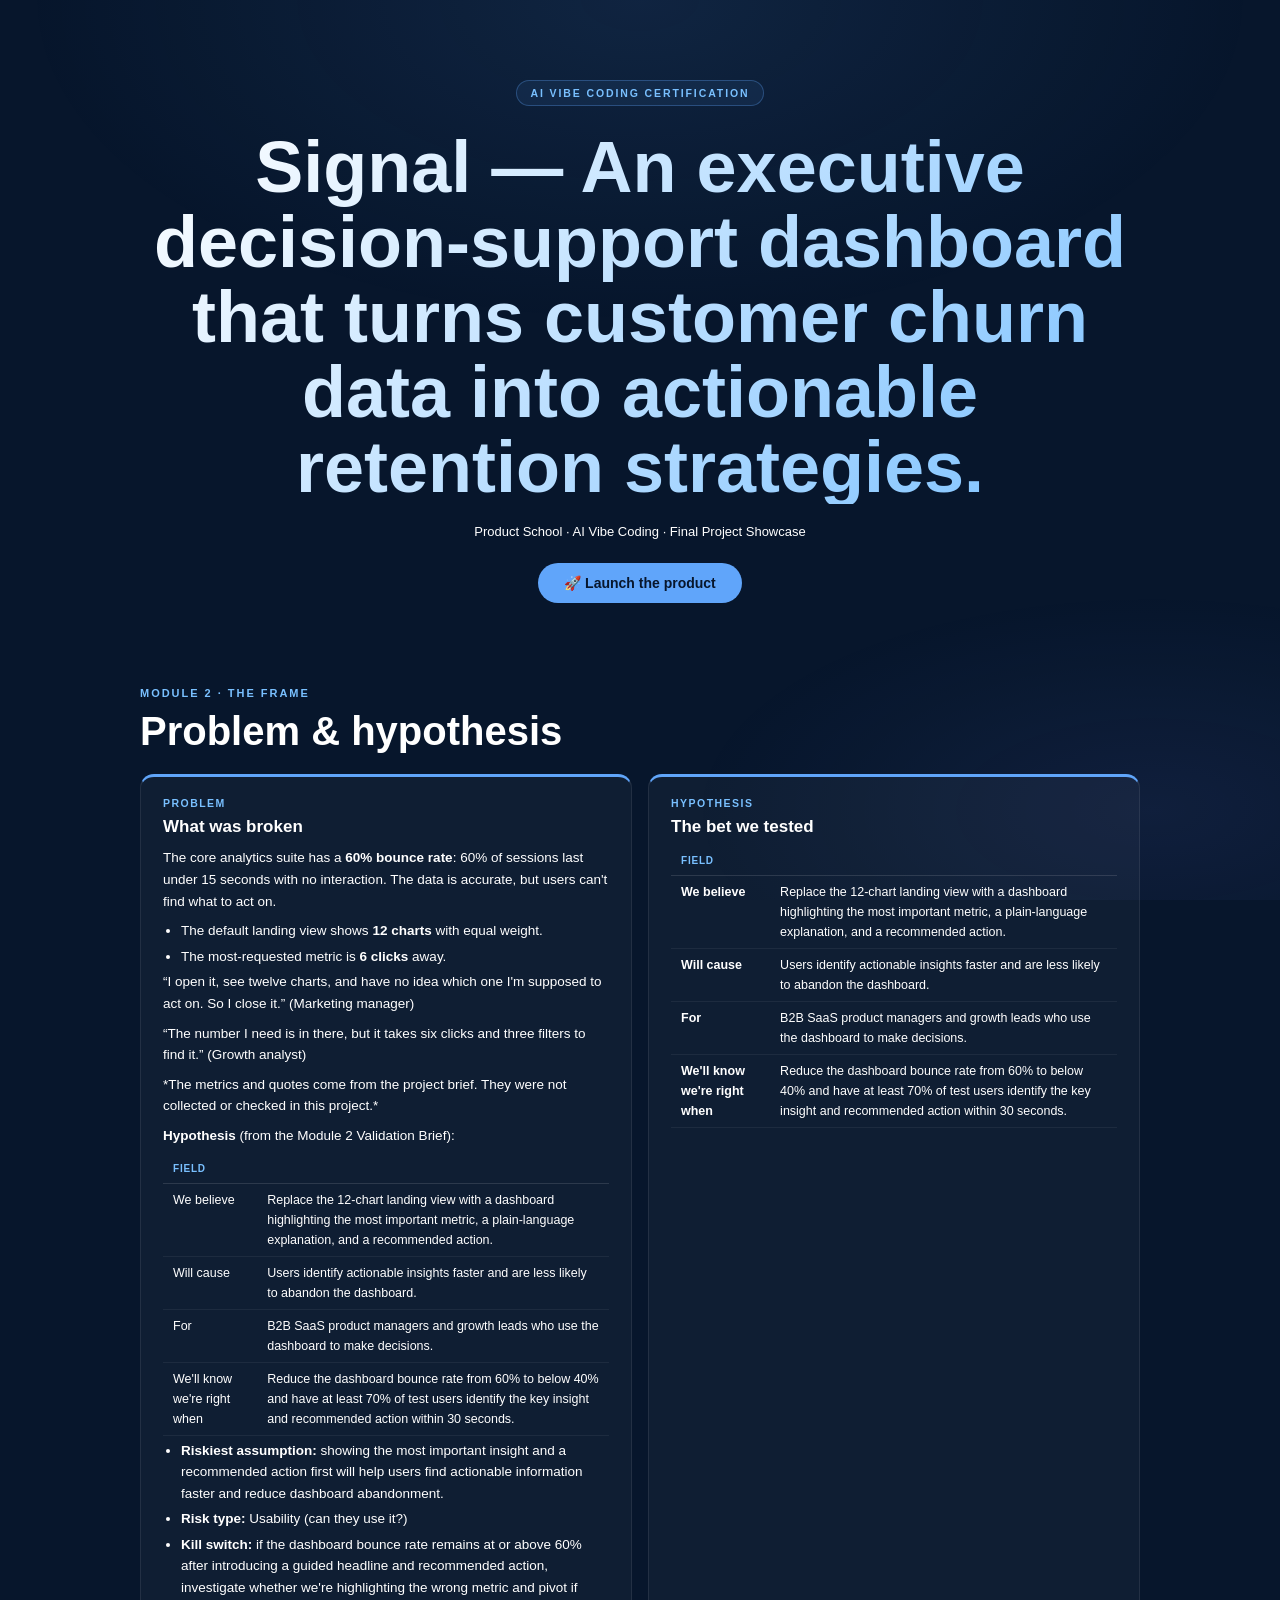
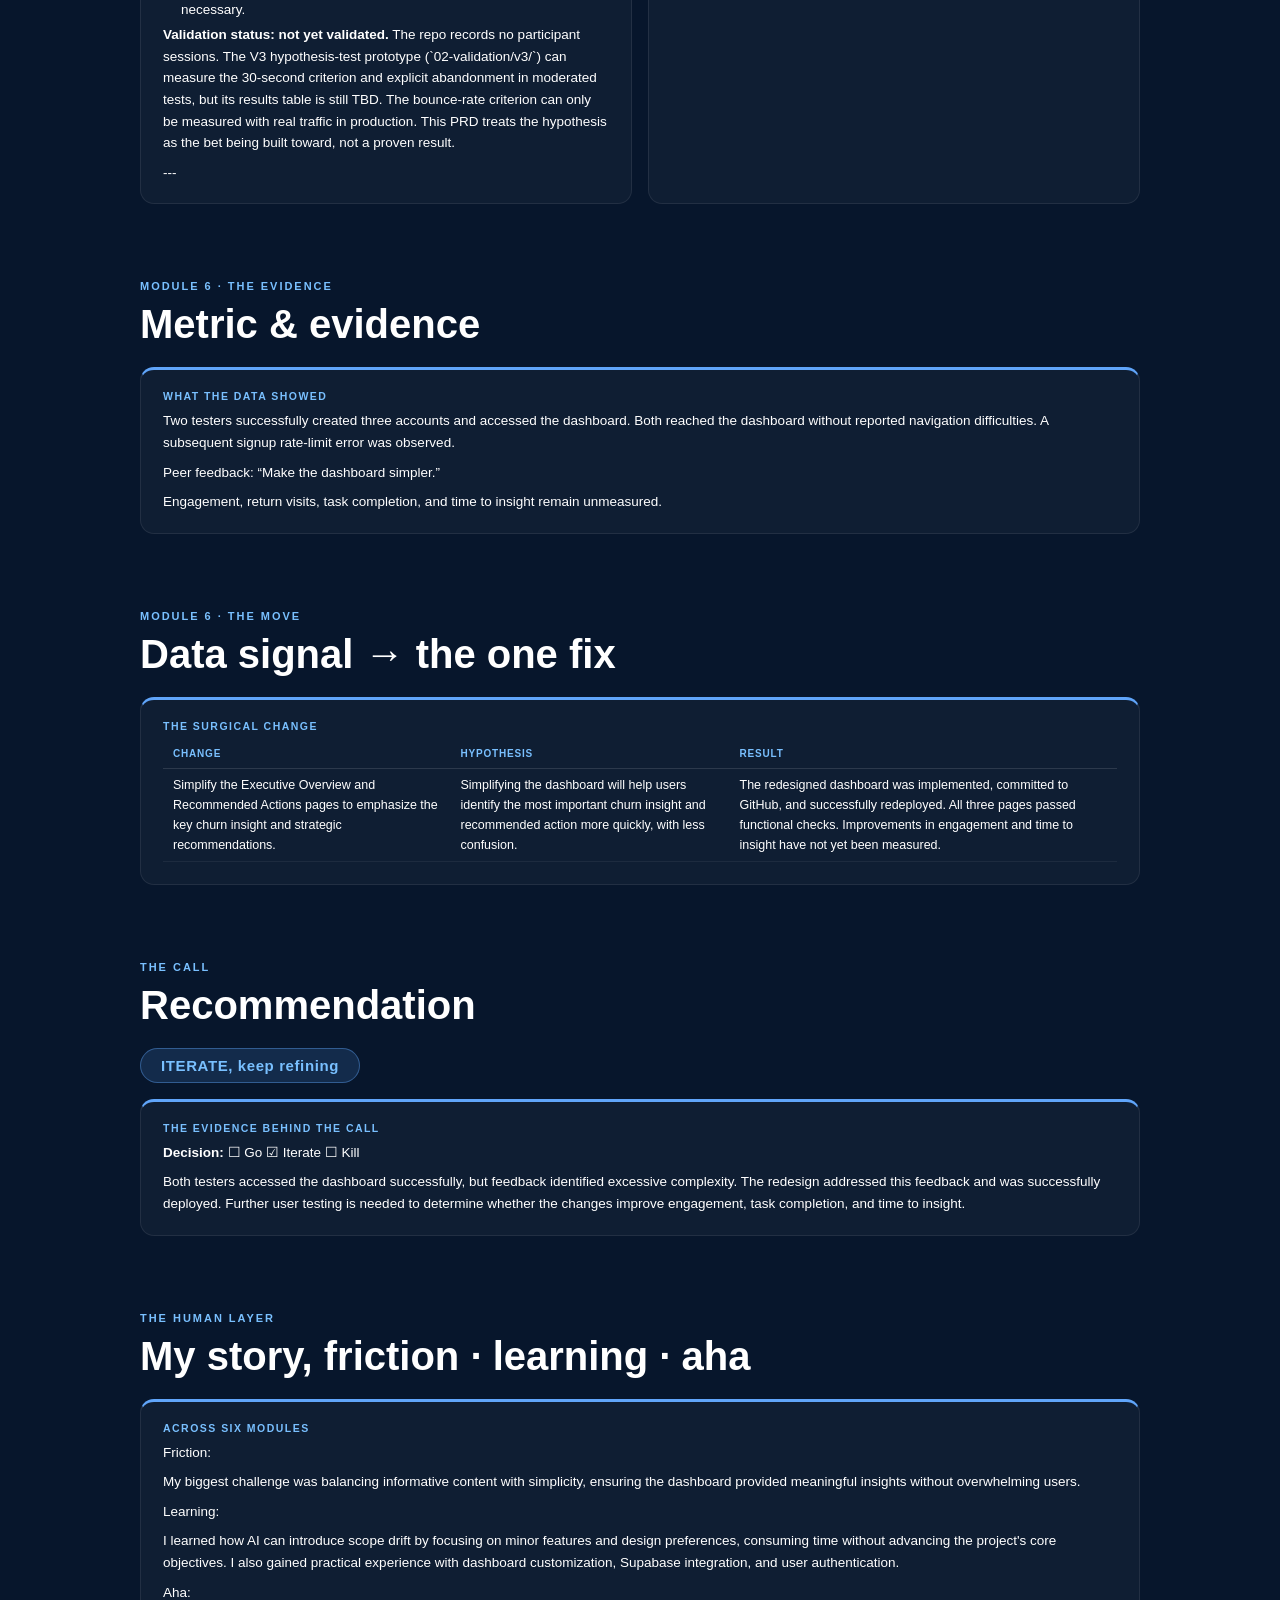
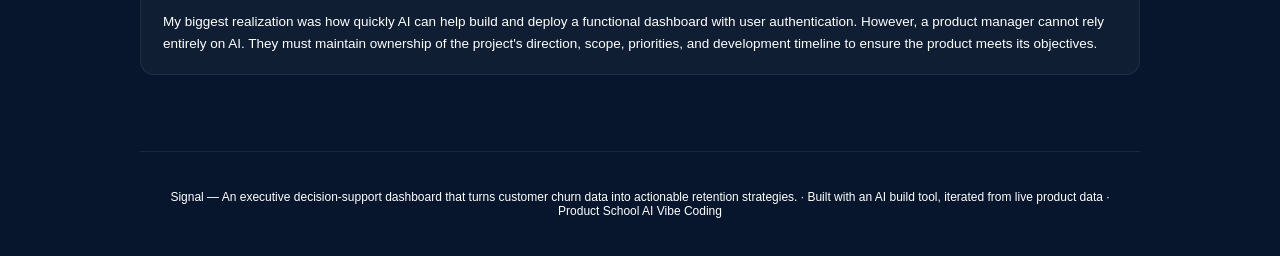
<file: final-presentation.html>
<!doctype html>
<html lang="en"><head><meta charset="utf-8"><meta name="viewport" content="width=device-width,initial-scale=1"><title>Signal — An executive decision-support dashboard that turns customer churn data into actionable retention strategies., Showcase</title>
<style>
:root{--bg:#07162C;--fg:#ffffff;--muted:#ffffff;--accent:#60a5fa;--accent2:#79c0ff;--line:rgba(255,255,255,0.08);--card:rgba(255,255,255,0.035)}*{box-sizing:border-box}html,body{margin:0;padding:0}body{background:var(--bg);color:var(--fg);font-family:'Saans',sans-serif;overflow-x:hidden;position:relative}body::before{content:'';position:fixed;inset:0;background:radial-gradient(ellipse 80% 60% at 50% 0%,rgba(96,165,250,0.10),transparent 60%),radial-gradient(ellipse 60% 40% at 90% 90%,rgba(124,140,255,0.08),transparent 60%);pointer-events:none;z-index:0}main{position:relative;z-index:1;max-width:1080px;margin:0 auto;padding:80px 40px 0}h1,h2,h3{font-family:'Saans',sans-serif;margin:0}a{color:var(--accent);text-decoration:none}.hero{text-align:center;margin-bottom:84px}.hero .badge{display:inline-block;font-family:'Saans',sans-serif;font-size:10.5px;font-weight:900;letter-spacing:.18em;text-transform:uppercase;color:var(--accent2);background:rgba(96,165,250,0.08);border:1px solid rgba(96,165,250,0.30);border-radius:999px;padding:6px 14px;margin-bottom:24px}.hero h1{font-size:clamp(38px,6.5vw,72px);font-weight:900;line-height:1.04;margin:0 0 20px;background:linear-gradient(135deg,#fff,#79c0ff);-webkit-background-clip:text;background-clip:text;color:transparent}.hero .lead{font-size:clamp(17px,2.2vw,23px);color:#ffffff;max-width:760px;margin:0 auto 22px;line-height:1.5}.hero .meta{font-family:'Saans',sans-serif;font-size:13px;color:var(--muted);margin:0 0 24px}.ctas{display:inline-flex;gap:12px;flex-wrap:wrap;justify-content:center}.cta{display:inline-flex;align-items:center;gap:8px;background:var(--accent);color:#07162C;padding:12px 26px;border-radius:999px;font-family:'Saans',sans-serif;font-weight:800;font-size:14px}section.block{margin-bottom:76px}.eyebrow{font-family:'Saans',sans-serif;font-size:11px;font-weight:900;letter-spacing:.18em;text-transform:uppercase;color:var(--accent2);margin-bottom:10px}.block h2{font-size:clamp(26px,4vw,40px);font-weight:800;margin:0 0 20px;color:#fff}.grid{display:grid;gap:16px;grid-template-columns:repeat(auto-fit,minmax(280px,1fr))}.grid.one{grid-template-columns:1fr}.card{background:var(--card);border:1px solid var(--line);border-top:3px solid var(--accent);border-radius:14px;padding:20px 22px}.card .c-label{font-family:'Saans',sans-serif;font-size:10.5px;font-weight:900;letter-spacing:.14em;text-transform:uppercase;color:var(--accent2);margin-bottom:8px}.card h3{font-size:17px;font-weight:800;color:#fff;margin:0 0 10px}.card .c-body{font-size:13.5px;color:#ffffff;line-height:1.6}.card .c-body em{color:var(--muted)}.c-body ul{margin:0;padding-left:18px}.c-body li{margin:4px 0}.c-body p{margin:0 0 8px}.c-body p:last-child{margin-bottom:0}.c-body strong{color:#fff}table.pt{width:100%;border-collapse:collapse;margin:2px 0;font-size:12.5px}table.pt th{text-align:left;font-family:'Saans',sans-serif;font-size:10px;letter-spacing:.08em;text-transform:uppercase;color:#79c0ff;padding:6px 10px;border-bottom:1px solid rgba(255,255,255,0.12)}table.pt td{padding:6px 10px;border-bottom:1px solid rgba(255,255,255,0.06);color:#ffffff;vertical-align:top}.verdict{display:inline-block;font-family:'Saans',sans-serif;font-weight:900;letter-spacing:.04em;border-radius:999px;padding:8px 20px;font-size:15px;margin-bottom:16px}.verdict.go{background:rgba(52,211,153,0.15);color:#34d399;border:1px solid rgba(52,211,153,0.4)}.verdict.iterate{background:rgba(96,165,250,0.15);color:#79c0ff;border:1px solid rgba(96,165,250,0.4)}.verdict.kill{background:rgba(251,113,133,0.15);color:#fb7185;border:1px solid rgba(251,113,133,0.4)}footer{text-align:center;color:var(--muted);font-size:12px;padding:38px 20px;border-top:1px solid var(--line);margin-top:36px}
</style></head><body><main>
<section class="hero"><span class="badge">AI Vibe Coding Certification</span><h1>Signal — An executive decision-support dashboard that turns customer churn data into actionable retention strategies.</h1><p class="meta">Product School &middot; AI Vibe Coding &middot; Final Project Showcase</p><div class="ctas"><a class="cta" href="https://mdeleon86.github.io/vibe-coding-project/" target="_blank" rel="noopener">&#x1F680; Launch the product</a></div></section>
<section class="block"><div class="eyebrow">Module 2 &middot; The Frame</div><h2>Problem &amp; hypothesis</h2><div class="grid"><div class="card"><div class="c-label">Problem</div><h3>What was broken</h3><div class="c-body"><p>The core analytics suite has a <strong>60% bounce rate</strong>: 60% of sessions last under 15 seconds with no interaction. The data is accurate, but users can't find what to act on.</p><ul><li>The default landing view shows <strong>12 charts</strong> with equal weight.</li><li>The most-requested metric is <strong>6 clicks</strong> away.</li></ul><p>“I open it, see twelve charts, and have no idea which one I'm supposed to act on. So I close it.” (Marketing manager)</p><p>“The number I need is in there, but it takes six clicks and three filters to find it.” (Growth analyst)</p><p>*The metrics and quotes come from the project brief. They were not collected or checked in this project.*</p><p><strong>Hypothesis</strong> (from the Module 2 Validation Brief):</p><table class="pt"><tr><th>Field</th><th></th></tr><tr><td>We believe</td><td>Replace the 12-chart landing view with a dashboard highlighting the most important metric, a plain-language explanation, and a recommended action.</td></tr><tr><td>Will cause</td><td>Users identify actionable insights faster and are less likely to abandon the dashboard.</td></tr><tr><td>For</td><td>B2B SaaS product managers and growth leads who use the dashboard to make decisions.</td></tr><tr><td>We'll know we're right when</td><td>Reduce the dashboard bounce rate from 60% to below 40% and have at least 70% of test users identify the key insight and recommended action within 30 seconds.</td></tr></table><ul><li><strong>Riskiest assumption:</strong> showing the most important insight and a recommended action first will help users find actionable information faster and reduce dashboard abandonment.</li><li><strong>Risk type:</strong> Usability (can they use it?)</li><li><strong>Kill switch:</strong> if the dashboard bounce rate remains at or above 60% after introducing a guided headline and recommended action, investigate whether we're highlighting the wrong metric and pivot if necessary.</li></ul><p><strong>Validation status: not yet validated.</strong> The repo records no participant sessions. The V3 hypothesis-test prototype (`02-validation/v3/`) can measure the 30-second criterion and explicit abandonment in moderated tests, but its results table is still TBD. The bounce-rate criterion can only be measured with real traffic in production. This PRD treats the hypothesis as the bet being built toward, not a proven result.</p><p>---</p></div></div><div class="card"><div class="c-label">Hypothesis</div><h3>The bet we tested</h3><div class="c-body"><table class="pt"><tr><th>Field</th><th></th></tr><tr><td><strong>We believe</strong></td><td>Replace the 12-chart landing view with a dashboard highlighting the most important metric, a plain-language explanation, and a recommended action.</td></tr><tr><td><strong>Will cause</strong></td><td>Users identify actionable insights faster and are less likely to abandon the dashboard.</td></tr><tr><td><strong>For</strong></td><td>B2B SaaS product managers and growth leads who use the dashboard to make decisions.</td></tr><tr><td><strong>We'll know we're right when</strong></td><td>Reduce the dashboard bounce rate from 60% to below 40% and have at least 70% of test users identify the key insight and recommended action within 30 seconds.</td></tr></table></div></div></div></section>
<section class="block"><div class="eyebrow">Module 6 &middot; The Evidence</div><h2>Metric &amp; evidence</h2><div class="grid one"><div class="card"><div class="c-label">What the data showed</div><div class="c-body"><p>Two testers successfully created three accounts and accessed the dashboard. Both reached the dashboard without reported navigation difficulties. A subsequent signup rate-limit error was observed.</p><p>Peer feedback: “Make the dashboard simpler.”</p><p>Engagement, return visits, task completion, and time to insight remain unmeasured.</p></div></div></div></section>
<section class="block"><div class="eyebrow">Module 6 &middot; The Move</div><h2>Data signal &rarr; the one fix</h2><div class="grid one"><div class="card"><div class="c-label">The surgical change</div><div class="c-body"><table class="pt"><tr><th>Change</th><th>Hypothesis</th><th>Result</th></tr><tr><td>Simplify the Executive Overview and Recommended Actions pages to emphasize the key churn insight and strategic recommendations.</td><td>Simplifying the dashboard will help users identify the most important churn insight and recommended action more quickly, with less confusion.</td><td>The redesigned dashboard was implemented, committed to GitHub, and successfully redeployed. All three pages passed functional checks. Improvements in engagement and time to insight have not yet been measured.</td></tr></table></div></div></div></section>
<section class="block"><div class="eyebrow">The Call</div><h2>Recommendation</h2><div class="verdict iterate">ITERATE, keep refining</div><div class="grid one"><div class="card"><div class="c-label">The evidence behind the call</div><div class="c-body"><p><strong>Decision:</strong> ☐ Go ☑ Iterate ☐ Kill</p><p>Both testers accessed the dashboard successfully, but feedback identified excessive complexity. The redesign addressed this feedback and was successfully deployed. Further user testing is needed to determine whether the changes improve engagement, task completion, and time to insight.</p></div></div></div></section>
<section class="block"><div class="eyebrow">The Human Layer</div><h2>My story, friction &middot; learning &middot; aha</h2><div class="grid one"><div class="card"><div class="c-label">Across six modules</div><div class="c-body"><p>Friction:</p><p>My biggest challenge was balancing informative content with simplicity, ensuring the dashboard provided meaningful insights without overwhelming users.</p><p>Learning:</p><p>I learned how AI can introduce scope drift by focusing on minor features and design preferences, consuming time without advancing the project's core objectives. I also gained practical experience with dashboard customization, Supabase integration, and user authentication.</p><p>Aha:</p><p>My biggest realization was how quickly AI can help build and deploy a functional dashboard with user authentication. However, a product manager cannot rely entirely on AI. They must maintain ownership of the project's direction, scope, priorities, and development timeline to ensure the product meets its objectives.</p></div></div></div></section>
<footer>Signal — An executive decision-support dashboard that turns customer churn data into actionable retention strategies. &middot; Built with an AI build tool, iterated from live product data &middot; Product School AI Vibe Coding</footer>
</main></body></html>
</file>
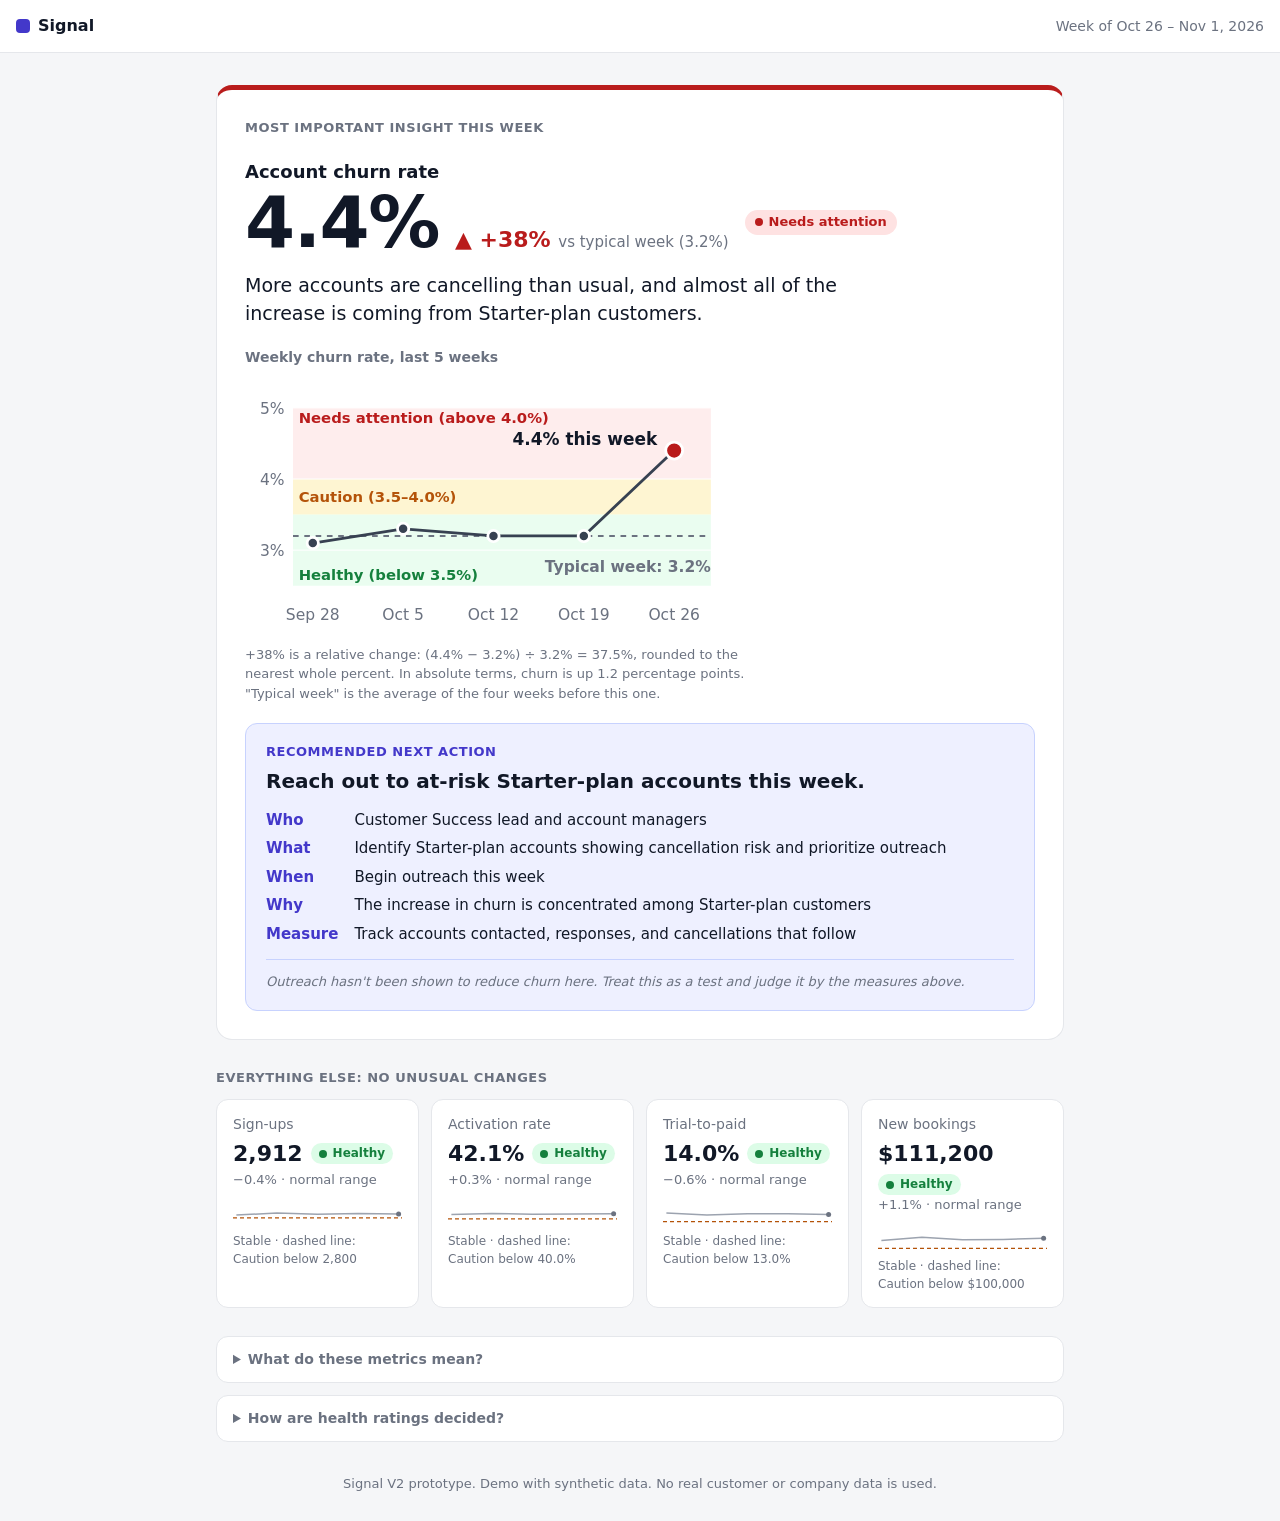
<file: 01-velocity/signal-prototype-v1.2.html>
<!doctype html>
<!-- Signal V2: self-contained prototype (HTML + embedded CSS, no external files). Synthetic data only. -->
<html lang="en">
<head>
  <meta charset="utf-8">
  <meta name="viewport" content="width=device-width, initial-scale=1">
  <title>Signal V2 · Weekly metrics</title>
  <style>
    :root {
      --bg: #f5f6f8;
      --surface: #ffffff;
      --text: #111827;
      --muted: #6b7280;
      --border: #e5e7eb;
      --accent: #4338ca;
      --accent-soft: #eef0ff;

      /* Health colors: dark tone for text/marks, soft tone for backgrounds */
      --good: #15803d;
      --good-soft: #dcfce7;
      --caution: #b45309;
      --caution-soft: #fef3c7;
      --bad: #b91c1c;
      --bad-soft: #fee2e2;
    }

    * { box-sizing: border-box; }

    body {
      margin: 0;
      background: var(--bg);
      color: var(--text);
      font: 16px/1.5 system-ui, -apple-system, "Segoe UI", Roboto, sans-serif;
    }

    .topbar {
      display: flex;
      justify-content: space-between;
      align-items: center;
      flex-wrap: wrap;
      gap: 8px;
      padding: 14px 16px;
      background: var(--surface);
      border-bottom: 1px solid var(--border);
    }
    .brand { display: flex; align-items: center; gap: 8px; font-weight: 700; }
    .logo { width: 14px; height: 14px; border-radius: 4px; background: var(--accent); }
    .week { color: var(--muted); font-size: 14px; }

    main { max-width: 880px; margin: 0 auto; padding: 32px 16px 16px; display: grid; gap: 28px; }

    .label {
      margin: 0;
      font-size: 13px;
      font-weight: 600;
      letter-spacing: 0.04em;
      text-transform: uppercase;
      color: var(--muted);
    }

    /* Health badges */
    .health {
      display: inline-flex;
      align-items: center;
      gap: 6px;
      padding: 2px 10px;
      border-radius: 999px;
      font-size: 13px;
      font-weight: 600;
      line-height: 1.6;
      white-space: nowrap;
    }
    .health .dot { width: 8px; height: 8px; border-radius: 50%; background: currentColor; }
    .health.good { color: var(--good); background: var(--good-soft); }
    .health.caution { color: var(--caution); background: var(--caution-soft); }
    .health.bad { color: var(--bad); background: var(--bad-soft); }

    /* Most important insight */
    .insight {
      background: var(--surface);
      border: 1px solid var(--border);
      border-top: 5px solid var(--bad);
      border-radius: 16px;
      padding: 28px;
      display: grid;
      gap: 20px;
    }
    .metric-name { margin: 0; font-size: 18px; font-weight: 600; }
    .value-row { display: flex; align-items: baseline; gap: 8px 16px; flex-wrap: wrap; }
    .value { margin: 0; font-size: 72px; font-weight: 700; line-height: 1.05; letter-spacing: -0.02em; }
    .change { margin: 0; font-size: 22px; font-weight: 700; }
    .change.bad { color: var(--bad); }
    .vs { font-size: 15px; font-weight: 400; color: var(--muted); }
    .value-row .health { align-self: center; }
    .takeaway { margin: 12px 0 0; font-size: 19px; line-height: 1.45; max-width: 52ch; }

    /* Churn trend chart */
    .trend { margin: 0; }
    .trend-title { font-size: 14px; font-weight: 600; color: var(--muted); margin-bottom: 6px; }
    .trend-chart { display: block; width: 100%; max-width: 480px; height: auto; overflow: visible; }
    .trend-chart text { font-family: inherit; font-size: 11px; fill: var(--muted); }
    .trend-chart .zone-good { fill: var(--good-soft); opacity: 0.6; }
    .trend-chart .zone-caution { fill: var(--caution-soft); opacity: 0.8; }
    .trend-chart .zone-bad { fill: var(--bad-soft); opacity: 0.6; }
    .trend-chart .zone-labels text { font-size: 10.5px; font-weight: 600; }
    .trend-chart .zone-labels .good { fill: var(--good); }
    .trend-chart .zone-labels .caution { fill: var(--caution); }
    .trend-chart .zone-labels .bad { fill: var(--bad); }
    .trend-chart .grid line { stroke: #ffffff; stroke-opacity: 0.7; stroke-width: 1; }
    .trend-chart .benchmark { stroke: #6b7280; stroke-width: 1.5; stroke-dasharray: 4 4; }
    .trend-chart .benchmark-label { font-size: 11px; font-weight: 600; }
    .trend-chart .trend-line { fill: none; stroke: #374151; stroke-width: 2; stroke-linejoin: round; stroke-linecap: round; }
    .trend-chart .points circle { fill: #374151; stroke: var(--surface); stroke-width: 2; }
    .trend-chart .points .now { fill: var(--bad); }
    .trend-chart .now-label { font-size: 12px; font-weight: 700; fill: var(--text); }
    .trend-note { margin: 8px 0 0; font-size: 13px; color: var(--muted); max-width: 62ch; }

    /* Recommended action */
    .action { background: var(--accent-soft); border: 1px solid #c7d2fe; border-radius: 12px; padding: 18px 20px; }
    .action .label { color: var(--accent); }
    .action-text { margin: 6px 0 0; font-size: 20px; font-weight: 700; line-height: 1.35; }
    .plan { display: grid; grid-template-columns: max-content 1fr; gap: 6px 16px; margin: 14px 0 0; font-size: 15px; }
    .plan dt { font-weight: 700; color: var(--accent); }
    .plan dd { margin: 0; }
    .caveat { margin: 14px 0 0; padding-top: 12px; border-top: 1px solid #c7d2fe; font-size: 13px; color: var(--muted); font-style: italic; }

    /* Everything else */
    .tiles { display: grid; grid-template-columns: repeat(4, minmax(0, 1fr)); gap: 12px; margin-top: 12px; }
    .tile { background: var(--surface); border: 1px solid var(--border); border-radius: 12px; padding: 14px 16px; }
    .tile p { margin: 0; }
    .tile-name { font-size: 14px; color: var(--muted); }
    .tile-head { display: flex; align-items: center; flex-wrap: wrap; gap: 4px 8px; margin-top: 2px; }
    .tile-head .health { font-size: 12px; padding: 1px 8px; }
    .tile-value { font-size: 22px; font-weight: 700; }
    .tile-change { font-size: 13px; color: var(--muted); }
    .spark { display: block; width: 100%; height: 28px; margin-top: 10px; overflow: visible; }
    .spark polyline { fill: none; stroke: #9ca3af; stroke-width: 1.5; stroke-linejoin: round; vector-effect: non-scaling-stroke; }
    .spark .spark-end { stroke: var(--muted); stroke-width: 5; stroke-linecap: round; vector-effect: non-scaling-stroke; }
    .spark .spark-threshold { stroke: var(--caution); stroke-width: 1.25; stroke-dasharray: 4 3; vector-effect: non-scaling-stroke; }
    .tile .tile-trend { font-size: 12px; color: var(--muted); margin-top: 4px; }

    /* Glossary and health ratings */
    .explainers { display: grid; gap: 12px; }
    .glossary { background: var(--surface); border: 1px solid var(--border); border-radius: 12px; padding: 12px 16px; font-size: 14px; }
    .glossary summary { cursor: pointer; font-weight: 600; color: var(--muted); }
    .glossary dl { margin: 12px 0 0; display: grid; gap: 10px; }
    .glossary dt { font-weight: 700; }
    .glossary dd { margin: 2px 0 0; color: var(--muted); }
    .direction { font-weight: 400; color: var(--muted); }
    .legend { list-style: none; margin: 12px 0 0; padding: 0; display: grid; gap: 8px; }
    .legend .health { margin-right: 6px; }
    .ratings-note { margin: 12px 0 0; font-size: 13px; color: var(--muted); font-style: italic; }

    footer { text-align: center; color: var(--muted); font-size: 13px; padding: 16px 16px 28px; }

    @media (max-width: 700px) {
      .tiles { grid-template-columns: repeat(2, minmax(0, 1fr)); }
    }
    @media (max-width: 480px) {
      main { padding-top: 20px; }
      .insight { padding: 20px; }
      .value { font-size: 56px; }
      .plan { grid-template-columns: 1fr; gap: 0; }
      .plan dd { margin-bottom: 8px; }
    }
  </style>
</head>
<body>
  <header class="topbar">
    <span class="brand"><span class="logo" aria-hidden="true"></span>Signal</span>
    <span class="week">Week of Oct 26 – Nov 1, 2026</span>
  </header>

  <main>
    <section class="insight" aria-labelledby="insight-label">
      <p class="label" id="insight-label">Most important insight this week</p>

      <div class="headline">
        <p class="metric-name">Account churn rate</p>
        <div class="value-row">
          <p class="value">4.4%</p>
          <p class="change bad"><span aria-hidden="true">▲</span> +38% <span class="vs">vs typical week (3.2%)</span></p>
          <span class="health bad"><span class="dot" aria-hidden="true"></span>Needs attention</span>
        </div>
        <p class="takeaway">More accounts are cancelling than usual, and almost all of the increase is coming from Starter-plan customers.</p>
      </div>

      <figure class="trend">
        <figcaption class="trend-title">Weekly churn rate, last 5 weeks</figcaption>
        <svg class="trend-chart" viewBox="0 0 340 186" role="img" aria-labelledby="trend-svg-title trend-svg-desc">
          <title id="trend-svg-title">Weekly account churn rate, last 5 weeks, with health zones</title>
          <desc id="trend-svg-desc">Week of Sep 28: 3.1%. Oct 5: 3.3%. Oct 12: 3.2%. Oct 19: 3.2%. All four are in the Healthy zone, below 3.5%. Oct 26, this week: 4.4%, in the Needs attention zone, above 4.0%. Typical week: 3.2%.</desc>
          <g class="zones">
            <rect class="zone-bad" x="34" y="24" width="296" height="50.4"/>
            <rect class="zone-caution" x="34" y="74.4" width="296" height="25.2"/>
            <rect class="zone-good" x="34" y="99.6" width="296" height="50.4"/>
          </g>
          <g class="zone-labels">
            <text class="bad" x="38" y="35">Needs attention (above 4.0%)</text>
            <text class="caution" x="38" y="90.5">Caution (3.5–4.0%)</text>
            <text class="good" x="38" y="146">Healthy (below 3.5%)</text>
          </g>
          <g class="grid">
            <line x1="34" x2="330" y1="124.8" y2="124.8"/>
            <line x1="34" x2="330" y1="74.4" y2="74.4"/>
            <line x1="34" x2="330" y1="24" y2="24"/>
          </g>
          <g class="axis">
            <text x="28" y="128.8" text-anchor="end">3%</text>
            <text x="28" y="78.4" text-anchor="end">4%</text>
            <text x="28" y="28" text-anchor="end">5%</text>
            <text x="48" y="174" text-anchor="middle">Sep 28</text>
            <text x="112" y="174" text-anchor="middle">Oct 5</text>
            <text x="176" y="174" text-anchor="middle">Oct 12</text>
            <text x="240" y="174" text-anchor="middle">Oct 19</text>
            <text x="304" y="174" text-anchor="middle">Oct 26</text>
          </g>
          <line class="benchmark" x1="34" x2="330" y1="114.72" y2="114.72"/>
          <text class="benchmark-label" x="330" y="140" text-anchor="end">Typical week: 3.2%</text>
          <polyline class="trend-line" points="48,119.76 112,109.68 176,114.72 240,114.72 304,54.24"/>
          <g class="points">
            <circle cx="48" cy="119.76" r="4"><title>Week of Sep 28: 3.1% (Healthy)</title></circle>
            <circle cx="112" cy="109.68" r="4"><title>Week of Oct 5: 3.3% (Healthy)</title></circle>
            <circle cx="176" cy="114.72" r="4"><title>Week of Oct 12: 3.2% (Healthy)</title></circle>
            <circle cx="240" cy="114.72" r="4"><title>Week of Oct 19: 3.2% (Healthy)</title></circle>
            <circle class="now" cx="304" cy="54.24" r="6"><title>Week of Oct 26 (this week): 4.4% (Needs attention)</title></circle>
          </g>
          <text class="now-label" x="292" y="50" text-anchor="end">4.4% this week</text>
        </svg>
        <p class="trend-note">+38% is a relative change: (4.4% − 3.2%) ÷ 3.2% = 37.5%, rounded to the nearest whole percent. In absolute terms, churn is up 1.2 percentage points. "Typical week" is the average of the four weeks before this one.</p>
      </figure>

      <div class="action">
        <p class="label">Recommended next action</p>
        <p class="action-text">Reach out to at-risk Starter-plan accounts this week.</p>
        <dl class="plan">
          <dt>Who</dt><dd>Customer Success lead and account managers</dd>
          <dt>What</dt><dd>Identify Starter-plan accounts showing cancellation risk and prioritize outreach</dd>
          <dt>When</dt><dd>Begin outreach this week</dd>
          <dt>Why</dt><dd>The increase in churn is concentrated among Starter-plan customers</dd>
          <dt>Measure</dt><dd>Track accounts contacted, responses, and cancellations that follow</dd>
        </dl>
        <p class="caveat">Outreach hasn't been shown to reduce churn here. Treat this as a test and judge it by the measures above.</p>
      </div>
    </section>

    <section aria-labelledby="rest-label">
      <h2 class="label" id="rest-label">Everything else: no unusual changes</h2>
      <div class="tiles">
        <div class="tile">
          <p class="tile-name">Sign-ups</p>
          <div class="tile-head">
            <p class="tile-value">2,912</p>
            <span class="health good"><span class="dot" aria-hidden="true"></span>Healthy</span>
          </div>
          <p class="tile-change">−0.4% · normal range</p>
          <svg class="spark" viewBox="0 0 100 28" preserveAspectRatio="none" role="img">
            <title>Sign-ups, last 5 weeks: 2,880, 2,941, 2,905, 2,924, 2,912. Healthy. Caution below 2,800.</title>
            <line class="spark-threshold" x1="0" x2="100" y1="17.86" y2="17.86"/>
            <polyline points="2,15.11 26,13.02 50,14.25 74,13.60 98,14.01"/>
            <path class="spark-end" d="M98 14.01h0"/>
          </svg>
          <p class="tile-trend">Stable · dashed line: Caution below 2,800</p>
        </div>
        <div class="tile">
          <p class="tile-name">Activation rate</p>
          <div class="tile-head">
            <p class="tile-value">42.1%</p>
            <span class="health good"><span class="dot" aria-hidden="true"></span>Healthy</span>
          </div>
          <p class="tile-change">+0.3% · normal range</p>
          <svg class="spark" viewBox="0 0 100 28" preserveAspectRatio="none" role="img">
            <title>Activation rate, last 5 weeks: 41.8%, 42.2%, 41.9%, 42.0%, 42.1%. Healthy. Caution below 40.0%.</title>
            <line class="spark-threshold" x1="0" x2="100" y1="18.75" y2="18.75"/>
            <polyline points="2,14.46 26,13.51 50,14.22 74,14.06 98,13.75"/>
            <path class="spark-end" d="M98 13.75h0"/>
          </svg>
          <p class="tile-trend">Stable · dashed line: Caution below 40.0%</p>
        </div>
        <div class="tile">
          <p class="tile-name">Trial-to-paid</p>
          <div class="tile-head">
            <p class="tile-value">14.0%</p>
            <span class="health good"><span class="dot" aria-hidden="true"></span>Healthy</span>
          </div>
          <p class="tile-change">−0.6% · normal range</p>
          <svg class="spark" viewBox="0 0 100 28" preserveAspectRatio="none" role="img">
            <title>Trial-to-paid, last 5 weeks: 14.2%, 13.9%, 14.1%, 14.1%, 14.0%. Healthy. Caution below 13.0%.</title>
            <line class="spark-threshold" x1="0" x2="100" y1="21.52" y2="21.52"/>
            <polyline points="2,12.98 26,15.12 50,13.69 74,13.80 98,14.41"/>
            <path class="spark-end" d="M98 14.41h0"/>
          </svg>
          <p class="tile-trend">Stable · dashed line: Caution below 13.0%</p>
        </div>
        <div class="tile">
          <p class="tile-name">New bookings</p>
          <div class="tile-head">
            <p class="tile-value">$111,200</p>
            <span class="health good"><span class="dot" aria-hidden="true"></span>Healthy</span>
          </div>
          <p class="tile-change">+1.1% · normal range</p>
          <svg class="spark" viewBox="0 0 100 28" preserveAspectRatio="none" role="img">
            <title>New bookings, last 5 weeks: $108,900, $112,400, $109,700, $110,000, $111,200. Healthy. Caution below $100,000.</title>
            <line class="spark-threshold" x1="0" x2="100" y1="23.45" y2="23.45"/>
            <polyline points="2,15.39 26,12.23 50,14.67 74,14.40 98,13.31"/>
            <path class="spark-end" d="M98 13.31h0"/>
          </svg>
          <p class="tile-trend">Stable · dashed line: Caution below $100,000</p>
        </div>
      </div>
    </section>

    <div class="explainers">
      <details class="glossary">
        <summary>What do these metrics mean?</summary>
        <dl>
          <dt>Churn rate</dt><dd>The percentage of existing customer accounts that cancel during a given period.</dd>
          <dt>Activation rate</dt><dd>The percentage of new users or accounts that complete a defined first-value action.</dd>
          <dt>Trial-to-paid conversion</dt><dd>The percentage of trial accounts that become paying customers.</dd>
          <dt>New bookings</dt><dd>The value of newly contracted business during the period.</dd>
        </dl>
      </details>

      <details class="glossary ratings">
        <summary>How are health ratings decided?</summary>
        <ul class="legend">
          <li><span class="health good"><span class="dot" aria-hidden="true"></span>Healthy</span> Green: within the expected range.</li>
          <li><span class="health caution"><span class="dot" aria-hidden="true"></span>Caution</span> Amber: near or slightly outside the expected range. Worth monitoring.</li>
          <li><span class="health bad"><span class="dot" aria-hidden="true"></span>Needs attention</span> Red: well outside the expected range. Act on it.</li>
        </ul>
        <p class="ratings-note">Thresholds are illustrative, based on synthetic product assumptions, not verified industry benchmarks. Ratings use the value as shown on the dashboard.</p>
        <dl>
          <dt>Churn rate <span class="direction">(lower is better)</span></dt>
          <dd>Healthy: below 3.5% · Caution: 3.5% to 4.0%, including exactly 3.5% and exactly 4.0% · Needs attention: above 4.0%</dd>
          <dt>Sign-ups <span class="direction">(higher is better)</span></dt>
          <dd>Healthy: 2,800 or more · Caution: 2,600 to 2,799 · Needs attention: fewer than 2,600</dd>
          <dt>Activation rate <span class="direction">(higher is better)</span></dt>
          <dd>Healthy: 40.0% or higher · Caution: 37.0% or higher, but below 40.0% · Needs attention: below 37.0%</dd>
          <dt>Trial-to-paid conversion <span class="direction">(higher is better)</span></dt>
          <dd>Healthy: 13.0% or higher · Caution: 12.0% or higher, but below 13.0% · Needs attention: below 12.0%</dd>
          <dt>New bookings <span class="direction">(higher is better)</span></dt>
          <dd>Healthy: $100,000 or more · Caution: $90,000 or more, but below $100,000 · Needs attention: below $90,000</dd>
        </dl>
      </details>
    </div>
  </main>

  <footer>Signal V2 prototype. Demo with synthetic data. No real customer or company data is used.</footer>
</body>
</html>
</file>
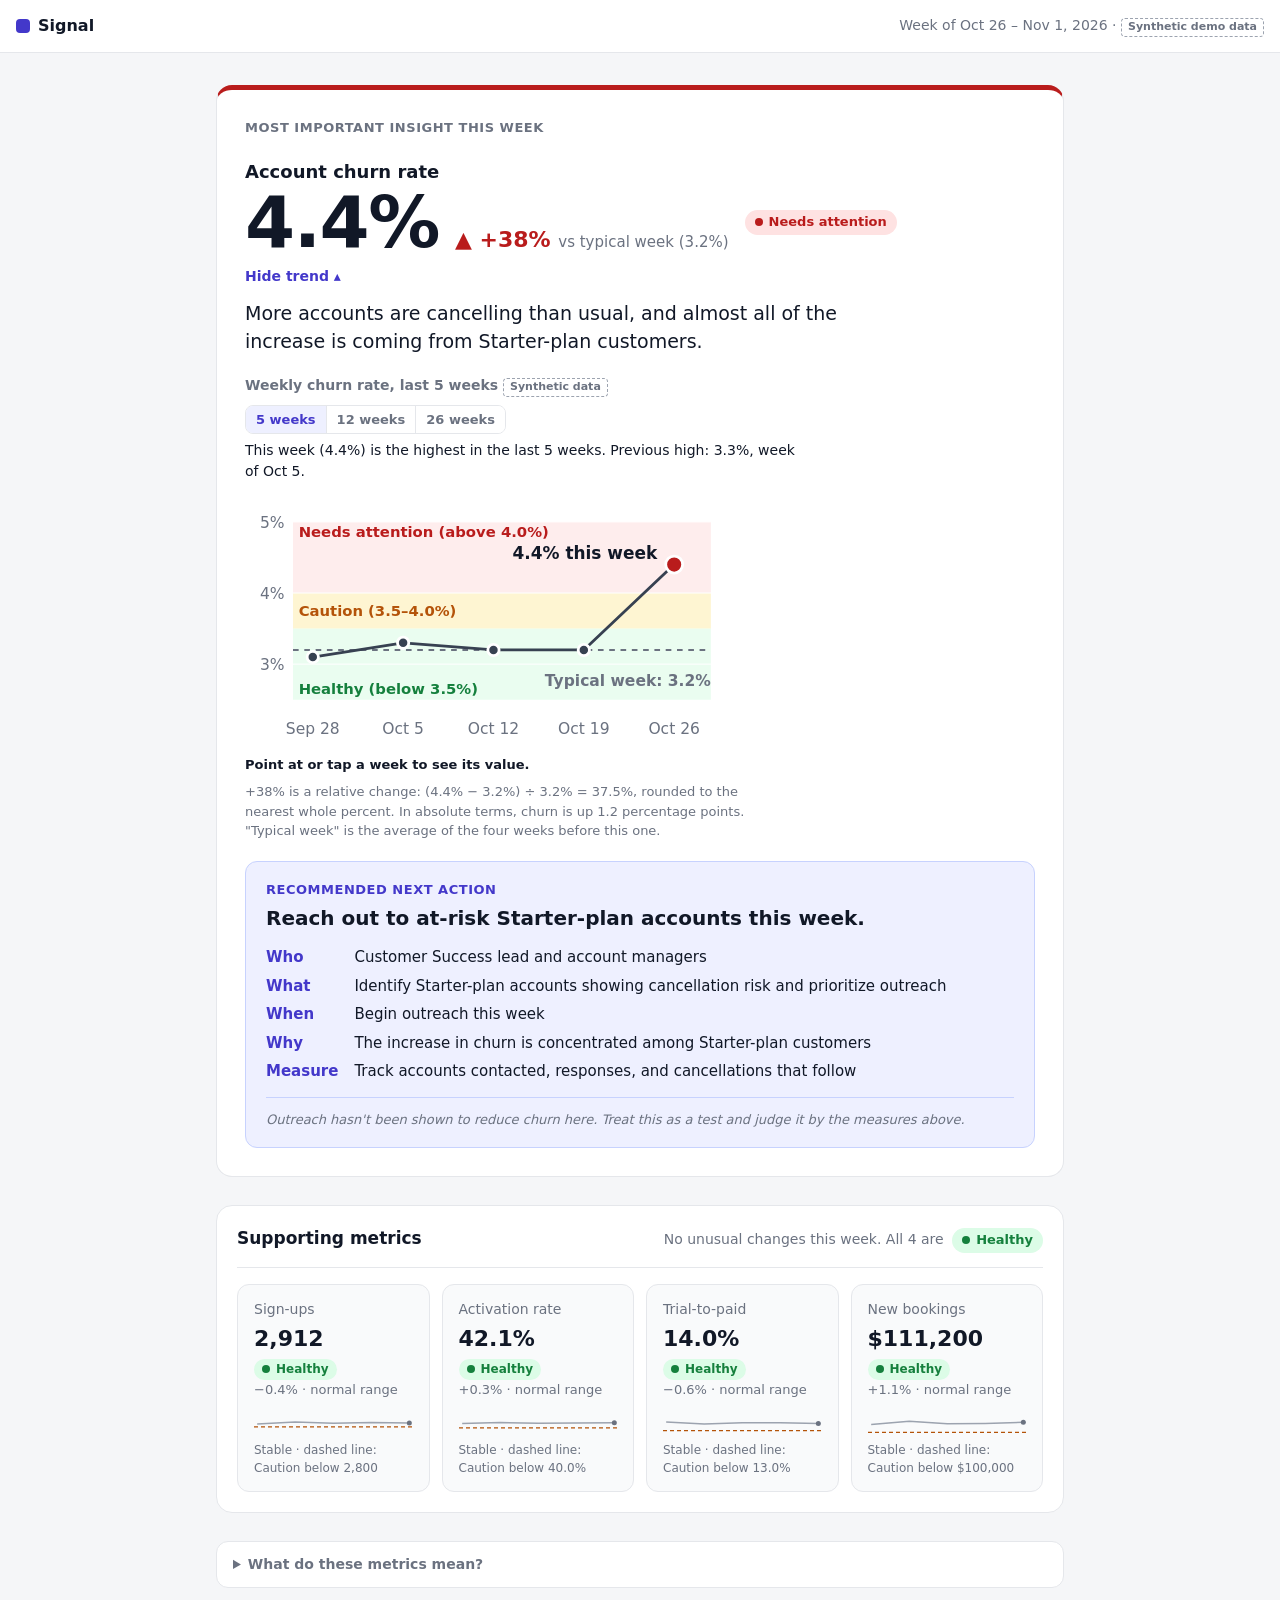
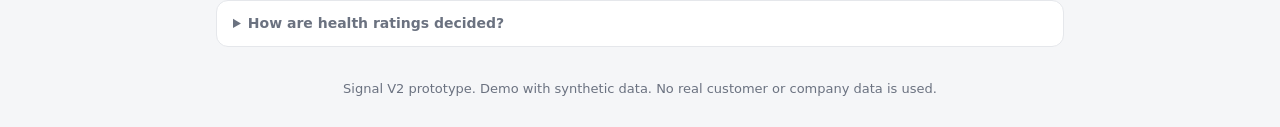
<file: 01-velocity/signal-prototype-v2.html>
<!doctype html>
<!-- Signal V2: self-contained prototype (HTML + embedded CSS and JavaScript, no external files). Synthetic data only. -->
<html lang="en">
<head>
  <meta charset="utf-8">
  <meta name="viewport" content="width=device-width, initial-scale=1">
  <title>Signal V2 · Weekly metrics</title>
  <style>
    :root {
      --bg: #f5f6f8;
      --surface: #ffffff;
      --text: #111827;
      --muted: #6b7280;
      --border: #e5e7eb;
      --accent: #4338ca;
      --accent-soft: #eef0ff;

      /* Health colors: dark tone for text/marks, soft tone for backgrounds */
      --good: #15803d;
      --good-soft: #dcfce7;
      --caution: #b45309;
      --caution-soft: #fef3c7;
      --bad: #b91c1c;
      --bad-soft: #fee2e2;
    }

    * { box-sizing: border-box; }
    [hidden] { display: none !important; }

    body {
      margin: 0;
      background: var(--bg);
      color: var(--text);
      font: 16px/1.5 system-ui, -apple-system, "Segoe UI", Roboto, sans-serif;
    }

    .topbar {
      display: flex;
      justify-content: space-between;
      align-items: center;
      flex-wrap: wrap;
      gap: 8px;
      padding: 14px 16px;
      background: var(--surface);
      border-bottom: 1px solid var(--border);
    }
    .brand { display: flex; align-items: center; gap: 8px; font-weight: 700; }
    .logo { width: 14px; height: 14px; border-radius: 4px; background: var(--accent); }
    .week { color: var(--muted); font-size: 14px; }

    main { max-width: 880px; margin: 0 auto; padding: 32px 16px 16px; display: grid; gap: 28px; }

    .label {
      margin: 0;
      font-size: 13px;
      font-weight: 600;
      letter-spacing: 0.04em;
      text-transform: uppercase;
      color: var(--muted);
    }

    /* Health badges */
    .health {
      display: inline-flex;
      align-items: center;
      gap: 6px;
      padding: 2px 10px;
      border-radius: 999px;
      font-size: 13px;
      font-weight: 600;
      line-height: 1.6;
      white-space: nowrap;
    }
    .health .dot { width: 8px; height: 8px; border-radius: 50%; background: currentColor; }
    .health.good { color: var(--good); background: var(--good-soft); }
    .health.caution { color: var(--caution); background: var(--caution-soft); }
    .health.bad { color: var(--bad); background: var(--bad-soft); }

    /* Most important insight */
    .insight {
      background: var(--surface);
      border: 1px solid var(--border);
      border-top: 5px solid var(--bad);
      border-radius: 16px;
      padding: 28px;
      display: grid;
      gap: 20px;
    }
    .headline-btn {
      display: block;
      width: 100%;
      margin: 0;
      padding: 0;
      border: 0;
      border-radius: 12px;
      background: none;
      color: inherit;
      font: inherit;
      text-align: left;
      cursor: pointer;
    }
    .headline-btn:focus-visible { outline: 3px solid var(--accent); outline-offset: 6px; }
    .headline-btn:hover .drill-hint { text-decoration: underline; }
    .drill-hint { display: inline-block; margin-top: 6px; font-size: 14px; font-weight: 600; color: var(--accent); }
    .drill-hint:empty { display: none; }
    .metric-name { display: block; margin: 0; font-size: 18px; font-weight: 600; }
    .value-row { display: flex; align-items: baseline; gap: 8px 16px; flex-wrap: wrap; }
    .value { margin: 0; font-size: 72px; font-weight: 700; line-height: 1.05; letter-spacing: -0.02em; }
    .change { margin: 0; font-size: 22px; font-weight: 700; }
    .change.bad { color: var(--bad); }
    .vs { font-size: 15px; font-weight: 400; color: var(--muted); }
    .value-row .health { align-self: center; }
    .takeaway { margin: 12px 0 0; font-size: 19px; line-height: 1.45; max-width: 52ch; }

    /* Churn trend chart */
    .trend { margin: 0; }
    .trend-head { display: flex; justify-content: space-between; align-items: center; flex-wrap: wrap; gap: 8px 16px; max-width: 480px; margin-bottom: 6px; }
    .trend-title { font-size: 14px; font-weight: 600; color: var(--muted); }
    .synthetic { display: inline-block; padding: 0 6px; border: 1px dashed #9ca3af; border-radius: 4px; font-size: 11px; font-weight: 600; color: var(--muted); white-space: nowrap; }
    .range { display: inline-flex; border: 1px solid var(--border); border-radius: 8px; overflow: hidden; }
    .range button { padding: 4px 10px; border: 0; border-left: 1px solid var(--border); background: var(--surface); color: var(--muted); font: inherit; font-size: 13px; font-weight: 600; cursor: pointer; }
    .range button:first-child { border-left: 0; }
    .range button[aria-pressed="true"] { background: var(--accent-soft); color: var(--accent); }
    .range button:focus-visible { outline: 2px solid var(--accent); outline-offset: -2px; }
    .trend-summary { margin: 0 0 6px; font-size: 14px; max-width: 62ch; }
    .trend-summary:empty { display: none; }
    .readout { margin: 4px 0 0; font-size: 13px; font-weight: 600; color: var(--text); min-height: 1.5em; }
    .trend-chart { display: block; width: 100%; max-width: 480px; height: auto; overflow: visible; }
    .trend-chart text { font-family: inherit; font-size: 11px; fill: var(--muted); }
    .trend-chart .zone-good { fill: var(--good-soft); opacity: 0.6; }
    .trend-chart .zone-caution { fill: var(--caution-soft); opacity: 0.8; }
    .trend-chart .zone-bad { fill: var(--bad-soft); opacity: 0.6; }
    .trend-chart .zone-labels text { font-size: 10.5px; font-weight: 600; }
    .trend-chart .zone-labels .good { fill: var(--good); }
    .trend-chart .zone-labels .caution { fill: var(--caution); }
    .trend-chart .zone-labels .bad { fill: var(--bad); }
    .trend-chart .grid line { stroke: #ffffff; stroke-opacity: 0.7; stroke-width: 1; }
    .trend-chart .benchmark { stroke: #6b7280; stroke-width: 1.5; stroke-dasharray: 4 4; }
    .trend-chart .benchmark-label { font-size: 11px; font-weight: 600; }
    .trend-chart .trend-line { fill: none; stroke: #374151; stroke-width: 2; stroke-linejoin: round; stroke-linecap: round; }
    .trend-chart .points circle { fill: #374151; stroke: var(--surface); stroke-width: 2; }
    .trend-chart .points .now { fill: var(--bad); }
    .trend-chart .points.dense circle { stroke-width: 1; }
    .trend-chart .guide { stroke: #374151; stroke-width: 1; stroke-dasharray: 2 2; }
    .trend-chart .focus { fill: none; stroke: var(--accent); stroke-width: 2; }
    .trend-chart .hit { fill: transparent; cursor: crosshair; }
    .trend-chart .now-label { font-size: 12px; font-weight: 700; fill: var(--text); }
    .trend-note { margin: 8px 0 0; font-size: 13px; color: var(--muted); max-width: 62ch; }

    /* Recommended action */
    .action { background: var(--accent-soft); border: 1px solid #c7d2fe; border-radius: 12px; padding: 18px 20px; }
    .action .label { color: var(--accent); }
    .action-text { margin: 6px 0 0; font-size: 20px; font-weight: 700; line-height: 1.35; }
    .plan { display: grid; grid-template-columns: max-content 1fr; gap: 6px 16px; margin: 14px 0 0; font-size: 15px; }
    .plan dt { font-weight: 700; color: var(--accent); }
    .plan dd { margin: 0; }
    .caveat { margin: 14px 0 0; padding-top: 12px; border-top: 1px solid #c7d2fe; font-size: 13px; color: var(--muted); font-style: italic; }

    /* Supporting metrics panel */
    .supporting { background: var(--surface); border: 1px solid var(--border); border-radius: 16px; padding: 20px; }
    .supporting-head { display: flex; justify-content: space-between; align-items: baseline; flex-wrap: wrap; gap: 4px 16px; padding-bottom: 14px; border-bottom: 1px solid var(--border); }
    .supporting-title { margin: 0; font-size: 17px; font-weight: 700; }
    .supporting-sub { margin: 0; font-size: 14px; color: var(--muted); }
    .supporting-sub .health { margin-left: 4px; }
    .tiles { display: grid; grid-template-columns: repeat(4, minmax(0, 1fr)); gap: 12px; margin-top: 16px; }
    .tile { background: #f9fafb; border: 1px solid var(--border); border-radius: 12px; padding: 14px 16px; }
    .tile p { margin: 0; }
    .tile-name { font-size: 14px; color: var(--muted); }
    .tile-head { display: flex; align-items: center; flex-wrap: wrap; gap: 4px 8px; margin-top: 2px; }
    .tile-head .health { font-size: 12px; padding: 1px 8px; }
    .tile-value { font-size: 22px; font-weight: 700; }
    .tile-change { font-size: 13px; color: var(--muted); }
    .spark { display: block; width: 100%; height: 28px; margin-top: 10px; overflow: visible; }
    .spark polyline { fill: none; stroke: #9ca3af; stroke-width: 1.5; stroke-linejoin: round; vector-effect: non-scaling-stroke; }
    .spark .spark-end { stroke: var(--muted); stroke-width: 5; stroke-linecap: round; vector-effect: non-scaling-stroke; }
    .spark .spark-threshold { stroke: var(--caution); stroke-width: 1.25; stroke-dasharray: 4 3; vector-effect: non-scaling-stroke; }
    .tile .tile-trend { font-size: 12px; color: var(--muted); margin-top: 4px; }

    /* Glossary and health ratings */
    .explainers { display: grid; gap: 12px; }
    .glossary { background: var(--surface); border: 1px solid var(--border); border-radius: 12px; padding: 12px 16px; font-size: 14px; }
    .glossary summary { cursor: pointer; font-weight: 600; color: var(--muted); }
    .glossary dl { margin: 12px 0 0; display: grid; gap: 10px; }
    .glossary dt { font-weight: 700; }
    .glossary dd { margin: 2px 0 0; color: var(--muted); }
    .direction { font-weight: 400; color: var(--muted); }
    .legend { list-style: none; margin: 12px 0 0; padding: 0; display: grid; gap: 8px; }
    .legend .health { margin-right: 6px; }
    .ratings-note { margin: 12px 0 0; font-size: 13px; color: var(--muted); font-style: italic; }

    footer { text-align: center; color: var(--muted); font-size: 13px; padding: 16px 16px 28px; }

    @media (max-width: 700px) {
      .tiles { grid-template-columns: repeat(2, minmax(0, 1fr)); }
    }
    @media (max-width: 480px) {
      main { padding-top: 20px; }
      .insight { padding: 20px; }
      .supporting { padding: 16px; }
      .value { font-size: 56px; }
      .plan { grid-template-columns: 1fr; gap: 0; }
      .plan dd { margin-bottom: 8px; }
    }
  </style>
</head>
<body>
  <header class="topbar">
    <span class="brand"><span class="logo" aria-hidden="true"></span>Signal</span>
    <span class="week">Week of Oct 26 – Nov 1, 2026 · <span class="synthetic">Synthetic demo data</span></span>
  </header>

  <main>
    <section class="insight" aria-labelledby="insight-label">
      <p class="label" id="insight-label">Most important insight this week</p>

      <div class="headline">
        <button type="button" class="headline-btn" id="churn-toggle" aria-expanded="true" aria-controls="churn-detail">
          <span class="metric-name">Account churn rate</span>
          <span class="value-row">
            <span class="value">4.4%</span>
            <span class="change bad"><span aria-hidden="true">▲</span> +38% <span class="vs">vs typical week (3.2%)</span></span>
            <span class="health bad"><span class="dot" aria-hidden="true"></span>Needs attention</span>
          </span>
          <span class="drill-hint" id="churn-hint"></span>
        </button>
        <p class="takeaway">More accounts are cancelling than usual, and almost all of the increase is coming from Starter-plan customers.</p>
      </div>

      <figure class="trend" id="churn-detail">
        <div class="trend-head">
          <figcaption class="trend-title" id="trend-title">Weekly churn rate, last 5 weeks <span class="synthetic">Synthetic data</span></figcaption>
          <div class="range" role="group" aria-label="Time range" hidden>
            <button type="button" data-weeks="5" aria-pressed="true">5 weeks</button>
            <button type="button" data-weeks="12" aria-pressed="false">12 weeks</button>
            <button type="button" data-weeks="26" aria-pressed="false">26 weeks</button>
          </div>
        </div>
        <p class="trend-summary" id="trend-summary"></p>
        <svg class="trend-chart" viewBox="0 0 340 186" role="img" aria-labelledby="trend-svg-title trend-svg-desc">
          <title id="trend-svg-title">Weekly account churn rate, last 5 weeks, with health zones</title>
          <desc id="trend-svg-desc">Week of Sep 28: 3.1%. Oct 5: 3.3%. Oct 12: 3.2%. Oct 19: 3.2%. All four are in the Healthy zone, below 3.5%. Oct 26, this week: 4.4%, in the Needs attention zone, above 4.0%. Typical week: 3.2%.</desc>
          <g class="zones">
            <rect class="zone-bad" x="34" y="24" width="296" height="50.4"/>
            <rect class="zone-caution" x="34" y="74.4" width="296" height="25.2"/>
            <rect class="zone-good" x="34" y="99.6" width="296" height="50.4"/>
          </g>
          <g class="zone-labels">
            <text class="bad" x="38" y="35">Needs attention (above 4.0%)</text>
            <text class="caution" x="38" y="90.5">Caution (3.5–4.0%)</text>
            <text class="good" x="38" y="146">Healthy (below 3.5%)</text>
          </g>
          <g class="grid">
            <line x1="34" x2="330" y1="124.8" y2="124.8"/>
            <line x1="34" x2="330" y1="74.4" y2="74.4"/>
            <line x1="34" x2="330" y1="24" y2="24"/>
          </g>
          <g class="axis">
            <text x="28" y="128.8" text-anchor="end">3%</text>
            <text x="28" y="78.4" text-anchor="end">4%</text>
            <text x="28" y="28" text-anchor="end">5%</text>
            <text x="48" y="174" text-anchor="middle">Sep 28</text>
            <text x="112" y="174" text-anchor="middle">Oct 5</text>
            <text x="176" y="174" text-anchor="middle">Oct 12</text>
            <text x="240" y="174" text-anchor="middle">Oct 19</text>
            <text x="304" y="174" text-anchor="middle">Oct 26</text>
          </g>
          <line class="benchmark" x1="34" x2="330" y1="114.72" y2="114.72"/>
          <text class="benchmark-label" x="330" y="140" text-anchor="end">Typical week: 3.2%</text>
          <polyline class="trend-line" points="48,119.76 112,109.68 176,114.72 240,114.72 304,54.24"/>
          <g class="points">
            <circle cx="48" cy="119.76" r="4"><title>Week of Sep 28: 3.1% (Healthy)</title></circle>
            <circle cx="112" cy="109.68" r="4"><title>Week of Oct 5: 3.3% (Healthy)</title></circle>
            <circle cx="176" cy="114.72" r="4"><title>Week of Oct 12: 3.2% (Healthy)</title></circle>
            <circle cx="240" cy="114.72" r="4"><title>Week of Oct 19: 3.2% (Healthy)</title></circle>
            <circle class="now" cx="304" cy="54.24" r="6"><title>Week of Oct 26 (this week): 4.4% (Needs attention)</title></circle>
          </g>
          <text class="now-label" x="292" y="50" text-anchor="end">4.4% this week</text>
        </svg>
        <p class="readout" id="trend-readout" aria-live="polite" hidden></p>
        <p class="trend-note">+38% is a relative change: (4.4% − 3.2%) ÷ 3.2% = 37.5%, rounded to the nearest whole percent. In absolute terms, churn is up 1.2 percentage points. "Typical week" is the average of the four weeks before this one.</p>
      </figure>

      <div class="action">
        <p class="label">Recommended next action</p>
        <p class="action-text">Reach out to at-risk Starter-plan accounts this week.</p>
        <dl class="plan">
          <dt>Who</dt><dd>Customer Success lead and account managers</dd>
          <dt>What</dt><dd>Identify Starter-plan accounts showing cancellation risk and prioritize outreach</dd>
          <dt>When</dt><dd>Begin outreach this week</dd>
          <dt>Why</dt><dd>The increase in churn is concentrated among Starter-plan customers</dd>
          <dt>Measure</dt><dd>Track accounts contacted, responses, and cancellations that follow</dd>
        </dl>
        <p class="caveat">Outreach hasn't been shown to reduce churn here. Treat this as a test and judge it by the measures above.</p>
      </div>
    </section>

    <section class="supporting" aria-labelledby="rest-label">
      <div class="supporting-head">
        <h2 class="supporting-title" id="rest-label">Supporting metrics</h2>
        <p class="supporting-sub">No unusual changes this week. All 4 are <span class="health good"><span class="dot" aria-hidden="true"></span>Healthy</span></p>
      </div>
      <div class="tiles">
        <div class="tile">
          <p class="tile-name">Sign-ups</p>
          <div class="tile-head">
            <p class="tile-value">2,912</p>
            <span class="health good"><span class="dot" aria-hidden="true"></span>Healthy</span>
          </div>
          <p class="tile-change">−0.4% · normal range</p>
          <svg class="spark" viewBox="0 0 100 28" preserveAspectRatio="none" role="img">
            <title>Sign-ups, last 5 weeks: 2,880, 2,941, 2,905, 2,924, 2,912. Healthy. Caution below 2,800.</title>
            <line class="spark-threshold" x1="0" x2="100" y1="17.86" y2="17.86"/>
            <polyline points="2,15.11 26,13.02 50,14.25 74,13.60 98,14.01"/>
            <path class="spark-end" d="M98 14.01h0"/>
          </svg>
          <p class="tile-trend">Stable · dashed line: Caution below 2,800</p>
        </div>
        <div class="tile">
          <p class="tile-name">Activation rate</p>
          <div class="tile-head">
            <p class="tile-value">42.1%</p>
            <span class="health good"><span class="dot" aria-hidden="true"></span>Healthy</span>
          </div>
          <p class="tile-change">+0.3% · normal range</p>
          <svg class="spark" viewBox="0 0 100 28" preserveAspectRatio="none" role="img">
            <title>Activation rate, last 5 weeks: 41.8%, 42.2%, 41.9%, 42.0%, 42.1%. Healthy. Caution below 40.0%.</title>
            <line class="spark-threshold" x1="0" x2="100" y1="18.75" y2="18.75"/>
            <polyline points="2,14.46 26,13.51 50,14.22 74,14.06 98,13.75"/>
            <path class="spark-end" d="M98 13.75h0"/>
          </svg>
          <p class="tile-trend">Stable · dashed line: Caution below 40.0%</p>
        </div>
        <div class="tile">
          <p class="tile-name">Trial-to-paid</p>
          <div class="tile-head">
            <p class="tile-value">14.0%</p>
            <span class="health good"><span class="dot" aria-hidden="true"></span>Healthy</span>
          </div>
          <p class="tile-change">−0.6% · normal range</p>
          <svg class="spark" viewBox="0 0 100 28" preserveAspectRatio="none" role="img">
            <title>Trial-to-paid, last 5 weeks: 14.2%, 13.9%, 14.1%, 14.1%, 14.0%. Healthy. Caution below 13.0%.</title>
            <line class="spark-threshold" x1="0" x2="100" y1="21.52" y2="21.52"/>
            <polyline points="2,12.98 26,15.12 50,13.69 74,13.80 98,14.41"/>
            <path class="spark-end" d="M98 14.41h0"/>
          </svg>
          <p class="tile-trend">Stable · dashed line: Caution below 13.0%</p>
        </div>
        <div class="tile">
          <p class="tile-name">New bookings</p>
          <div class="tile-head">
            <p class="tile-value">$111,200</p>
            <span class="health good"><span class="dot" aria-hidden="true"></span>Healthy</span>
          </div>
          <p class="tile-change">+1.1% · normal range</p>
          <svg class="spark" viewBox="0 0 100 28" preserveAspectRatio="none" role="img">
            <title>New bookings, last 5 weeks: $108,900, $112,400, $109,700, $110,000, $111,200. Healthy. Caution below $100,000.</title>
            <line class="spark-threshold" x1="0" x2="100" y1="23.45" y2="23.45"/>
            <polyline points="2,15.39 26,12.23 50,14.67 74,14.40 98,13.31"/>
            <path class="spark-end" d="M98 13.31h0"/>
          </svg>
          <p class="tile-trend">Stable · dashed line: Caution below $100,000</p>
        </div>
      </div>
    </section>

    <div class="explainers">
      <details class="glossary">
        <summary>What do these metrics mean?</summary>
        <dl>
          <dt>Churn rate</dt><dd>The percentage of existing customer accounts that cancel during a given period.</dd>
          <dt>Activation rate</dt><dd>The percentage of new users or accounts that complete a defined first-value action.</dd>
          <dt>Trial-to-paid conversion</dt><dd>The percentage of trial accounts that become paying customers.</dd>
          <dt>New bookings</dt><dd>The value of newly contracted business during the period.</dd>
        </dl>
      </details>

      <details class="glossary ratings">
        <summary>How are health ratings decided?</summary>
        <ul class="legend">
          <li><span class="health good"><span class="dot" aria-hidden="true"></span>Healthy</span> Green: within the expected range.</li>
          <li><span class="health caution"><span class="dot" aria-hidden="true"></span>Caution</span> Amber: near or slightly outside the expected range. Worth monitoring.</li>
          <li><span class="health bad"><span class="dot" aria-hidden="true"></span>Needs attention</span> Red: well outside the expected range. Act on it.</li>
        </ul>
        <p class="ratings-note">Thresholds are illustrative, based on synthetic product assumptions, not verified industry benchmarks. Ratings use the value as shown on the dashboard.</p>
        <dl>
          <dt>Churn rate <span class="direction">(lower is better)</span></dt>
          <dd>Healthy: below 3.5% · Caution: 3.5% to 4.0%, including exactly 3.5% and exactly 4.0% · Needs attention: above 4.0%</dd>
          <dt>Sign-ups <span class="direction">(higher is better)</span></dt>
          <dd>Healthy: 2,800 or more · Caution: 2,600 to 2,799 · Needs attention: fewer than 2,600</dd>
          <dt>Activation rate <span class="direction">(higher is better)</span></dt>
          <dd>Healthy: 40.0% or higher · Caution: 37.0% or higher, but below 40.0% · Needs attention: below 37.0%</dd>
          <dt>Trial-to-paid conversion <span class="direction">(higher is better)</span></dt>
          <dd>Healthy: 13.0% or higher · Caution: 12.0% or higher, but below 13.0% · Needs attention: below 12.0%</dd>
          <dt>New bookings <span class="direction">(higher is better)</span></dt>
          <dd>Healthy: $100,000 or more · Caution: $90,000 or more, but below $100,000 · Needs attention: below $90,000</dd>
        </dl>
      </details>
    </div>
  </main>

  <footer>Signal V2 prototype. Demo with synthetic data. No real customer or company data is used.</footer>

  <script>
    // Churn drill-down: headline toggle, time-range filter, and hover/tap readout.
    // Without JavaScript the page keeps the static 5-week chart above.
    (function () {
      // SYNTHETIC weekly churn rates (%), 26 weeks from the week of May 4 to the week of Oct 26, 2026. Not real data.
      var values = [3.0, 3.2, 2.9, 3.1, 3.3, 3.0, 3.2, 3.4, 3.1, 2.9, 3.0, 3.2, 3.1, 3.3, 3.0, 3.2, 3.1, 2.9, 3.2, 3.0, 3.3,
                    3.1, 3.3, 3.2, 3.2, 4.4];
      var weeks = values.map(function (v, i) {
        var d = new Date(2026, 4, 4 + i * 7);
        return { label: d.toLocaleDateString('en-US', { month: 'short', day: 'numeric' }), v: v };
      });

      var toggle = document.getElementById('churn-toggle');
      var hint = document.getElementById('churn-hint');
      var detail = document.getElementById('churn-detail');
      var range = detail.querySelector('.range');
      var title = document.getElementById('trend-title');
      var summary = document.getElementById('trend-summary');
      var svg = detail.querySelector('.trend-chart');
      var readout = document.getElementById('trend-readout');
      var defaultReadout = 'Point at or tap a week to see its value.';
      var data, step;

      function y(v) { return 150 - (v - 2.5) * 50.4; }
      function x(i) { return 48 + i * step; }
      function fmt(v) { return v.toFixed(1) + '%'; }
      function health(v) { return v < 3.5 ? 'Healthy' : v <= 4.0 ? 'Caution' : 'Needs attention'; }

      function render(n) {
        data = weeks.slice(-n);
        var last = data.length - 1;
        step = 256 / last;
        var every = n <= 5 ? 1 : n <= 12 ? 3 : 5;
        var s = '<title id="trend-svg-title">Weekly account churn rate, last ' + n + ' weeks, with health zones. Synthetic data.</title>' +
          '<desc id="trend-svg-desc">' + data.map(function (w, i) {
            return 'Week of ' + w.label + (i === last ? ', this week' : '') + ': ' + fmt(w.v) + ', ' + health(w.v);
          }).join('. ') + '. Typical week: 3.2%.</desc>' +
          '<g class="zones"><rect class="zone-bad" x="34" y="24" width="296" height="50.4"/>' +
          '<rect class="zone-caution" x="34" y="74.4" width="296" height="25.2"/>' +
          '<rect class="zone-good" x="34" y="99.6" width="296" height="50.4"/></g>' +
          '<g class="zone-labels"><text class="bad" x="38" y="35">Needs attention (above 4.0%)</text>' +
          '<text class="caution" x="38" y="90.5">Caution (3.5–4.0%)</text>' +
          '<text class="good" x="38" y="146">Healthy (below 3.5%)</text></g>' +
          '<g class="grid"><line x1="34" x2="330" y1="124.8" y2="124.8"/><line x1="34" x2="330" y1="74.4" y2="74.4"/>' +
          '<line x1="34" x2="330" y1="24" y2="24"/></g>' +
          '<g class="axis"><text x="28" y="128.8" text-anchor="end">3%</text><text x="28" y="78.4" text-anchor="end">4%</text>' +
          '<text x="28" y="28" text-anchor="end">5%</text>';
        for (var i = last; i >= 0; i -= every) {
          s += '<text x="' + x(i) + '" y="174" text-anchor="middle">' + data[i].label + '</text>';
        }
        s += '</g><line class="benchmark" x1="34" x2="330" y1="114.72" y2="114.72"/>' +
          '<text class="benchmark-label" x="330" y="140" text-anchor="end">Typical week: 3.2%</text>' +
          '<line class="guide" x1="0" x2="0" y1="24" y2="150" visibility="hidden"/>' +
          '<polyline class="trend-line" points="' + data.map(function (w, i) { return x(i) + ',' + y(w.v); }).join(' ') + '"/>' +
          '<g class="points' + (n > 12 ? ' dense' : '') + '">';
        data.forEach(function (w, i) {
          s += i === last
            ? '<circle class="now" cx="' + x(i) + '" cy="' + y(w.v) + '" r="6"/>'
            : '<circle cx="' + x(i) + '" cy="' + y(w.v) + '" r="' + (n > 12 ? 2.5 : 4) + '"/>';
        });
        s += '</g><circle class="focus" r="7" visibility="hidden"/>' +
          '<text class="now-label" x="292" y="50" text-anchor="end">4.4% this week</text>' +
          '<rect class="hit" x="34" y="24" width="296" height="150"/>';
        svg.innerHTML = s;

        var prev = data.slice(0, last);
        var high = Math.max.apply(null, prev.map(function (w) { return w.v; }));
        var highWeek = prev.filter(function (w) { return w.v === high; }).pop();
        title.innerHTML = 'Weekly churn rate, last ' + n + ' weeks <span class="synthetic">Synthetic data</span>';
        summary.textContent = 'This week (4.4%) is the highest in the last ' + n + ' weeks. Previous high: ' +
          fmt(high) + ', week of ' + highWeek.label + '.';
        readout.textContent = defaultReadout;
      }

      function showWeek(evt) {
        var pt = svg.createSVGPoint();
        pt.x = evt.clientX; pt.y = evt.clientY;
        var px = pt.matrixTransform(svg.getScreenCTM().inverse()).x;
        var i = Math.max(0, Math.min(data.length - 1, Math.round((px - 48) / step)));
        var w = data[i], guide = svg.querySelector('.guide'), focus = svg.querySelector('.focus');
        guide.setAttribute('x1', x(i)); guide.setAttribute('x2', x(i)); guide.setAttribute('visibility', 'visible');
        focus.setAttribute('cx', x(i)); focus.setAttribute('cy', y(w.v)); focus.setAttribute('visibility', 'visible');
        readout.textContent = 'Week of ' + w.label + (i === data.length - 1 ? ' (this week)' : '') + ': ' +
          fmt(w.v) + ' · ' + health(w.v);
      }

      function clearWeek(evt) {
        if (evt.pointerType === 'touch') return;
        svg.querySelector('.guide').setAttribute('visibility', 'hidden');
        svg.querySelector('.focus').setAttribute('visibility', 'hidden');
        readout.textContent = defaultReadout;
      }

      svg.addEventListener('pointermove', showWeek);
      svg.addEventListener('pointerdown', showWeek);
      svg.addEventListener('pointerleave', clearWeek);

      range.addEventListener('click', function (evt) {
        var btn = evt.target.closest('button');
        if (!btn) return;
        range.querySelectorAll('button').forEach(function (b) { b.setAttribute('aria-pressed', b === btn ? 'true' : 'false'); });
        render(Number(btn.dataset.weeks));
      });

      toggle.addEventListener('click', function () {
        var open = detail.hidden;
        detail.hidden = !open;
        toggle.setAttribute('aria-expanded', String(open));
        hint.textContent = open ? 'Hide trend ▴' : 'View trend ▾';
      });

      hint.textContent = 'Hide trend ▴';
      range.hidden = false;
      readout.hidden = false;
      render(5);
    })();
  </script>
</body>
</html>
</file>
